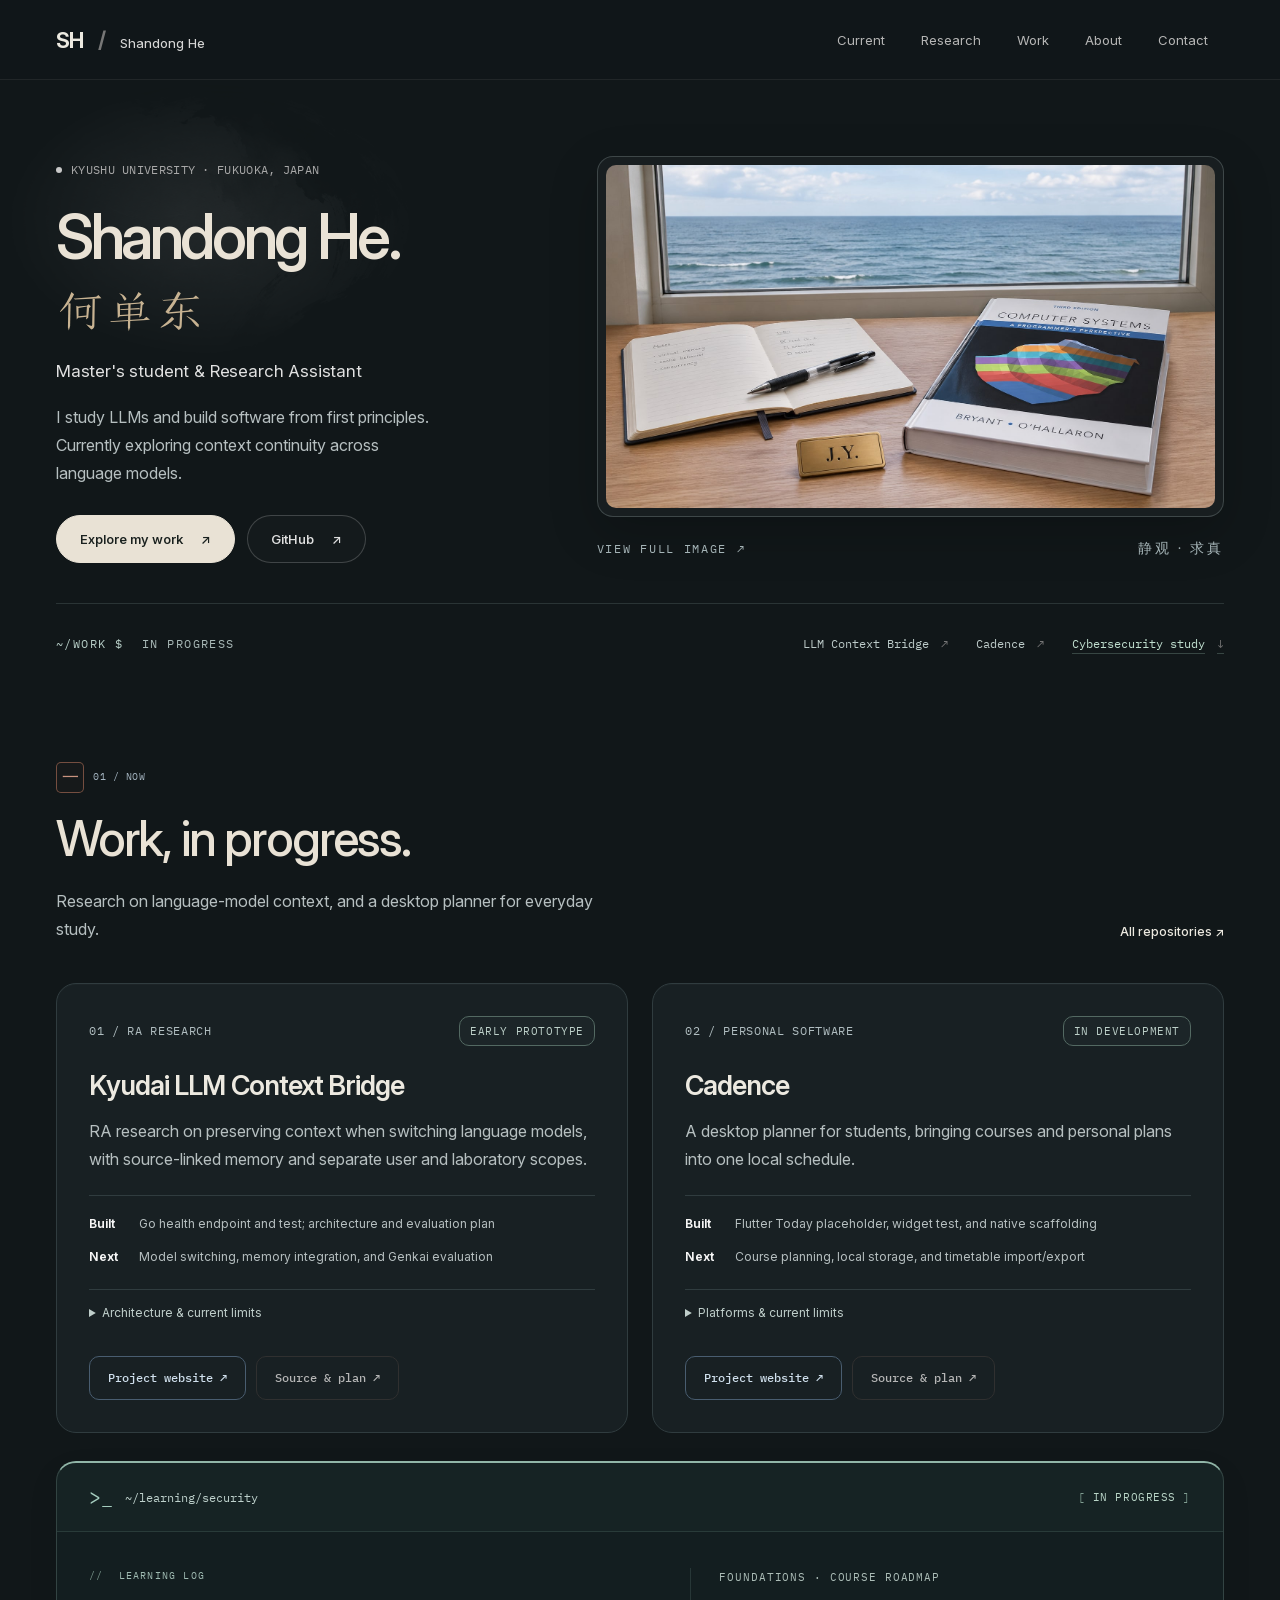
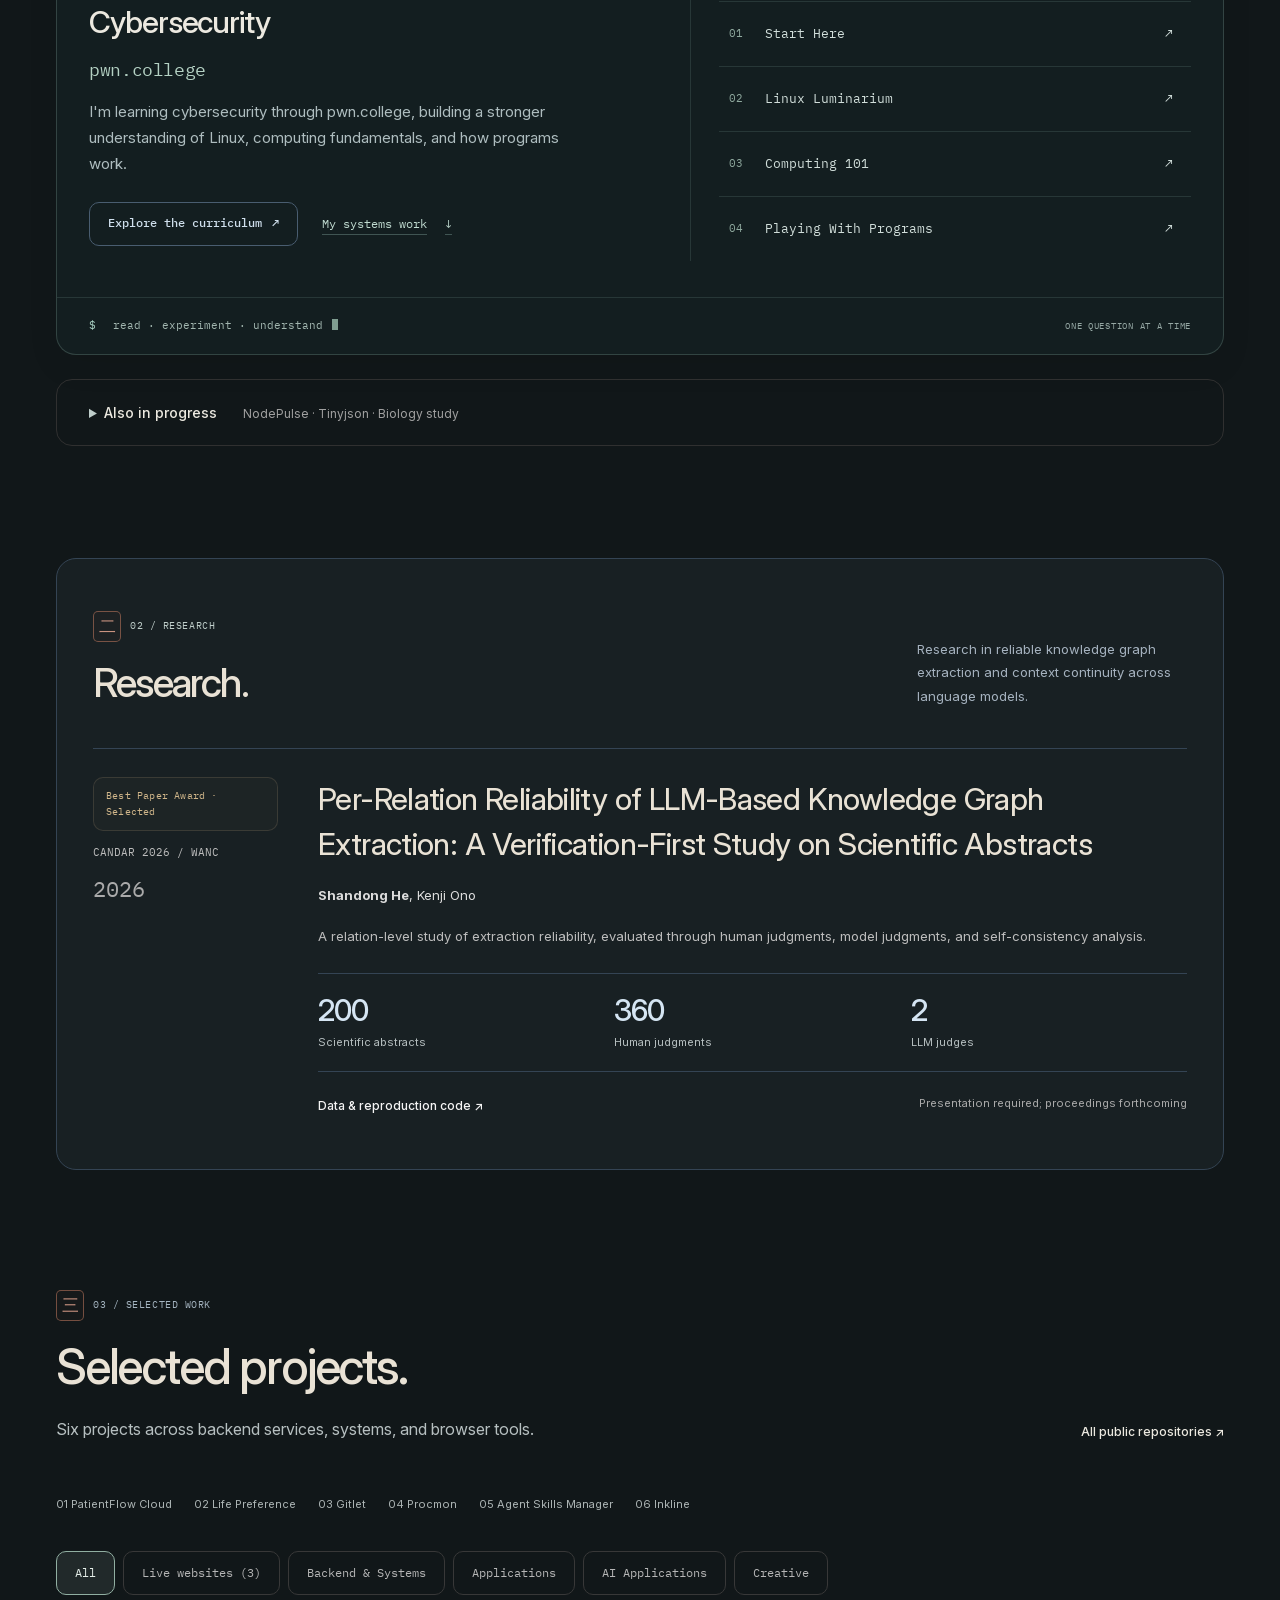
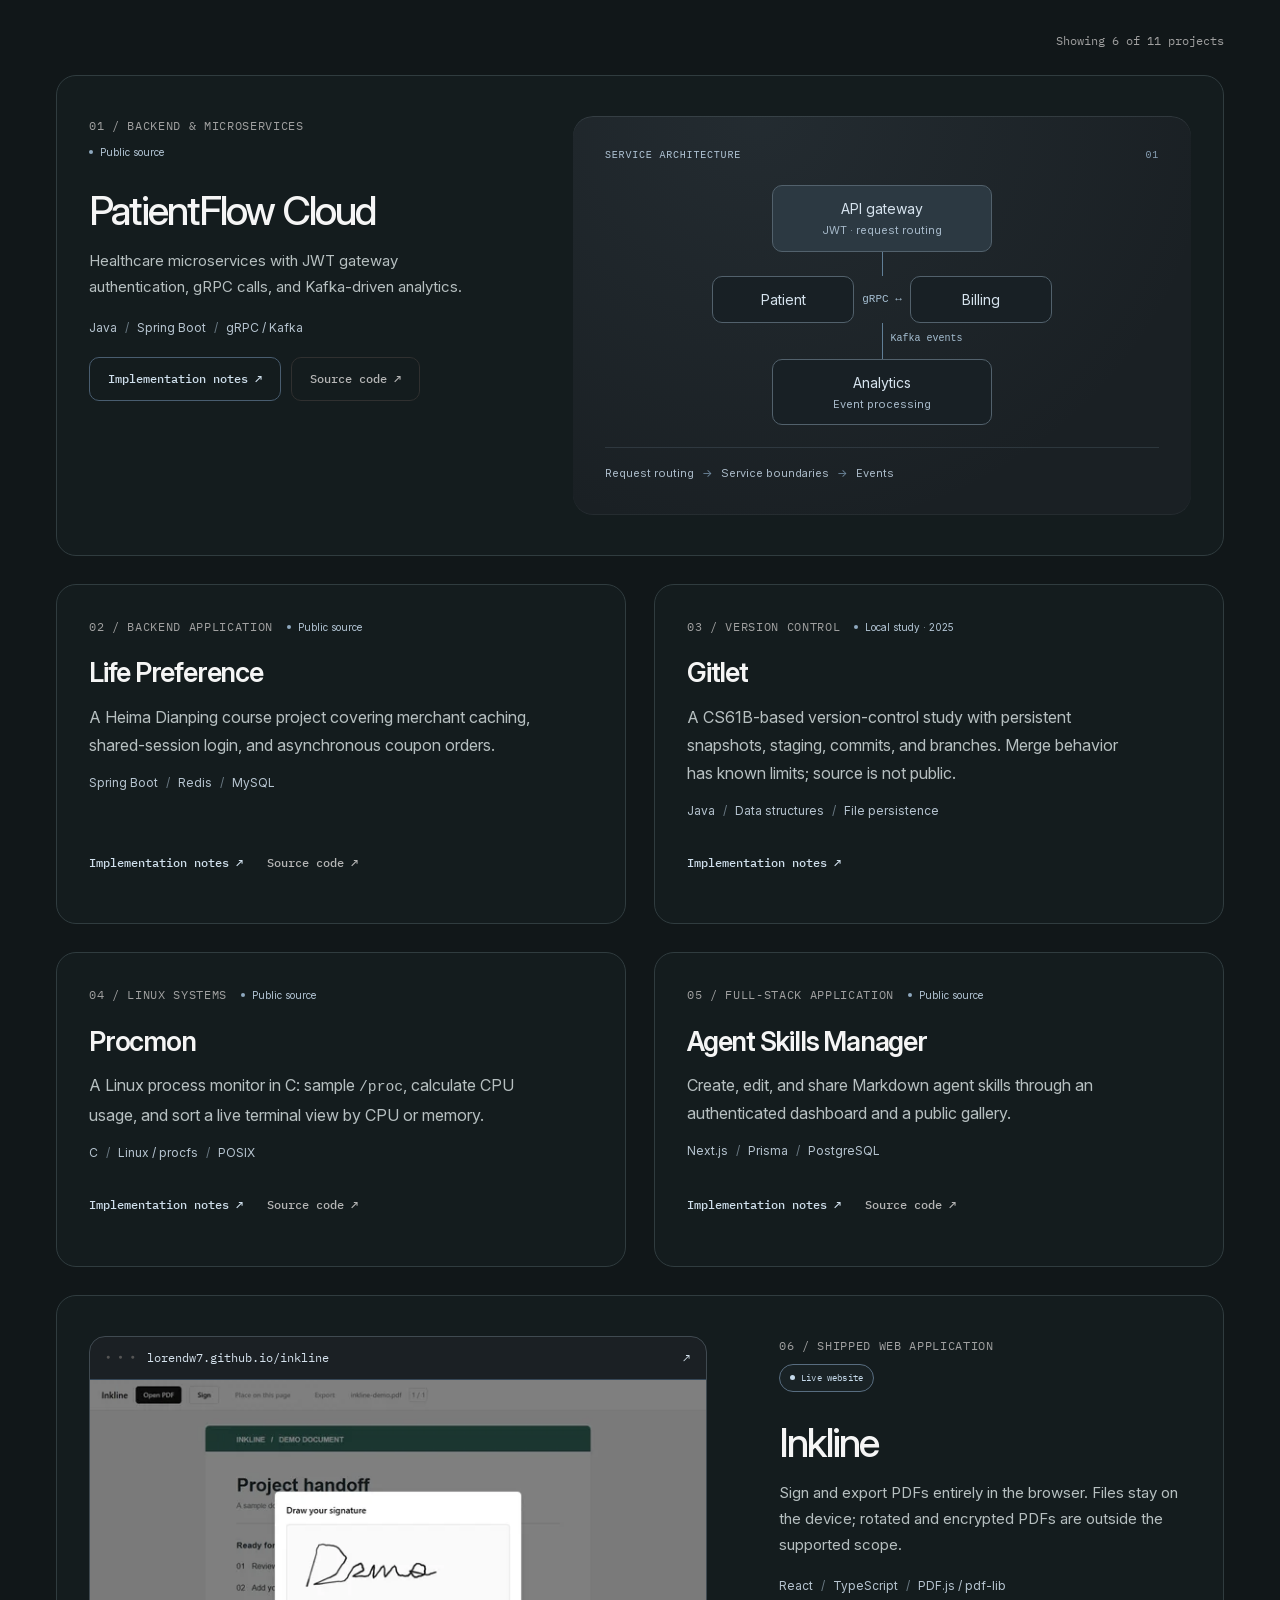
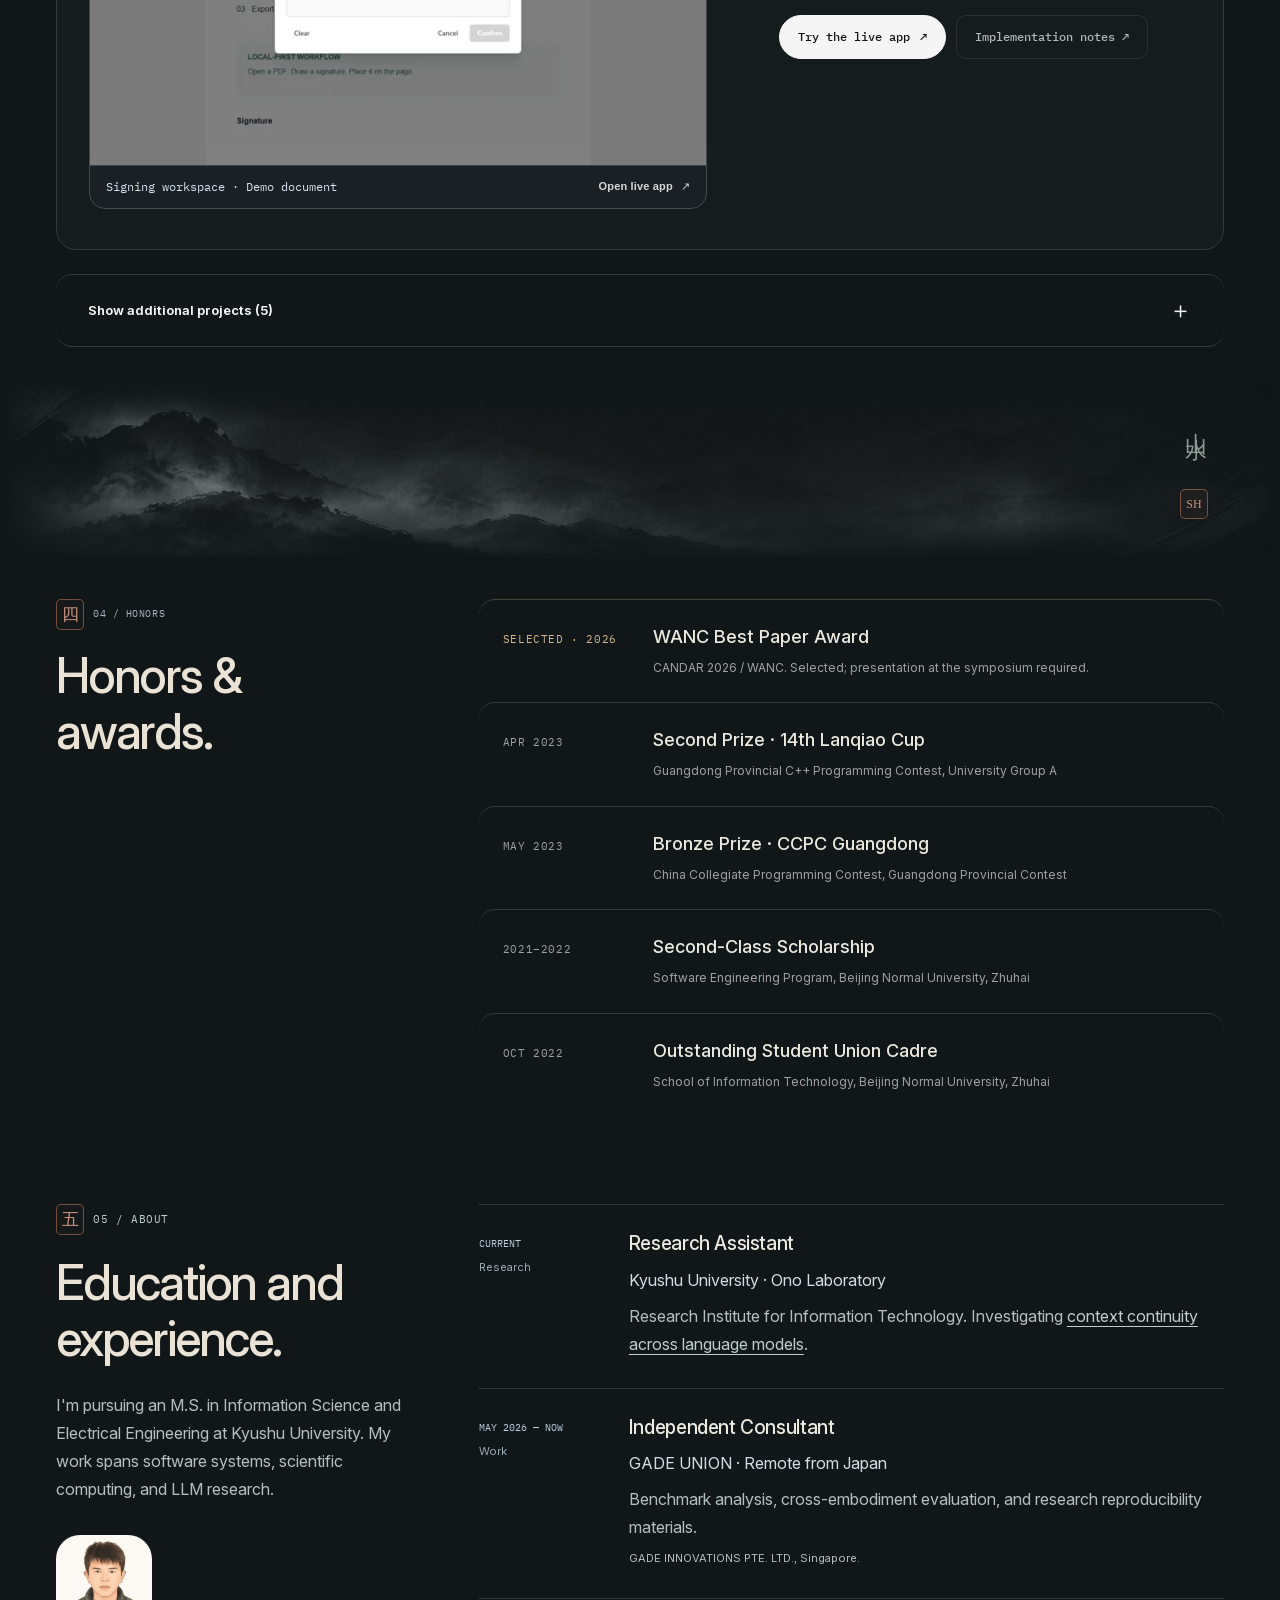
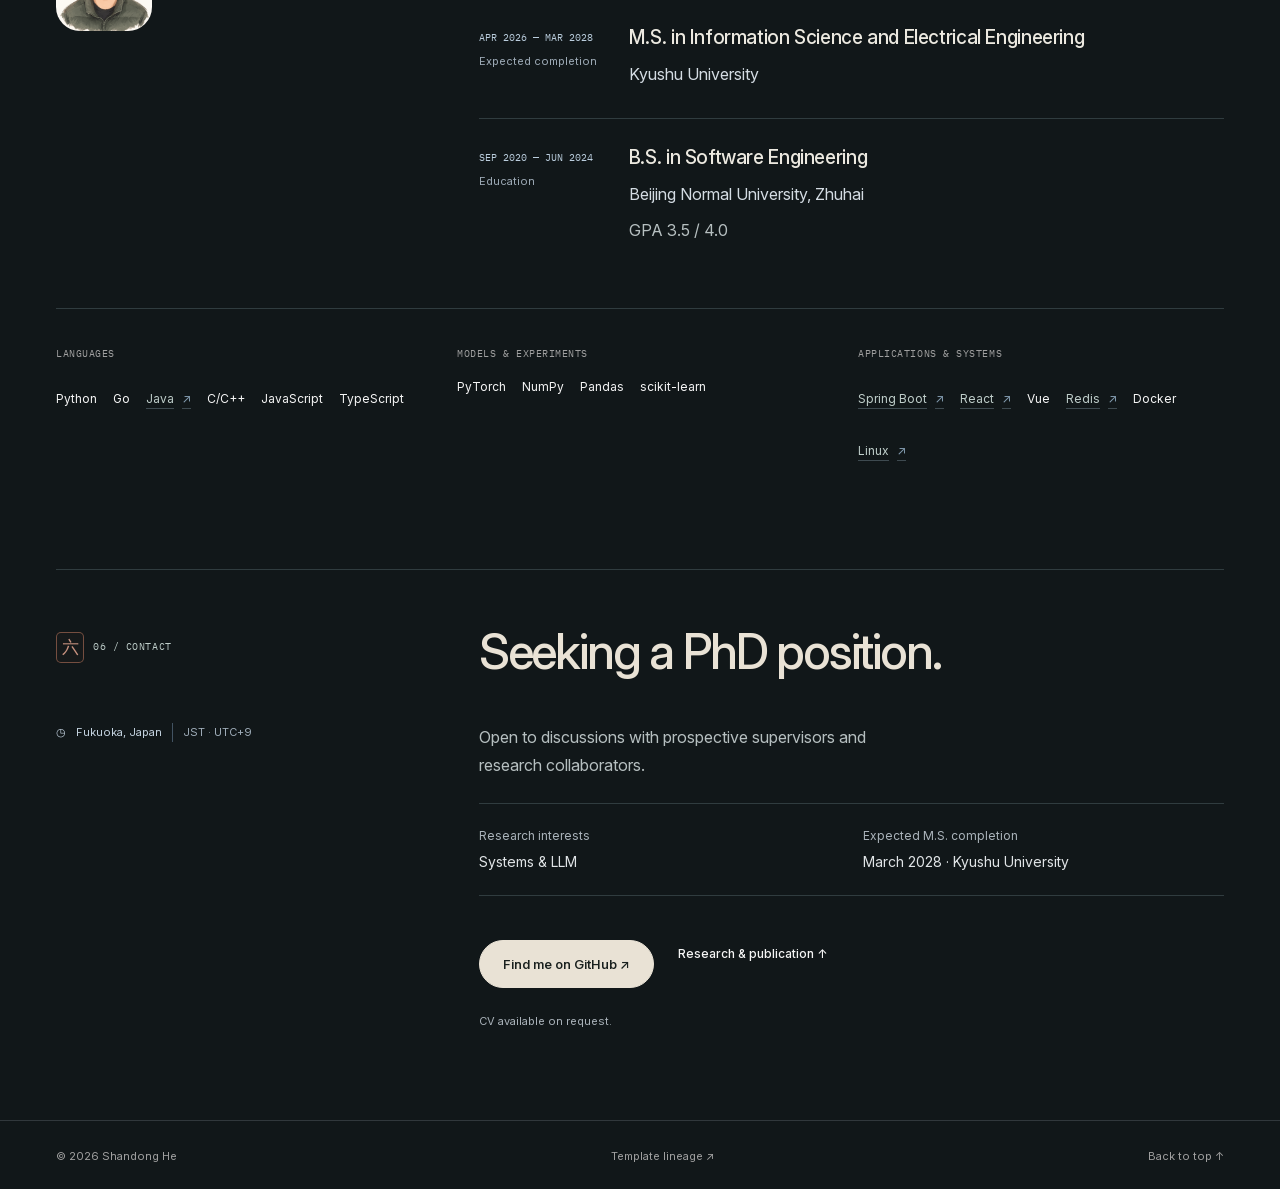
<file: index.html>
<!doctype html>
<html lang="en" data-design="ink">
<head>
<meta charset="utf-8">
<meta name="viewport" content="width=device-width,initial-scale=1">
<title>Shandong He — Systems, Software &amp; Scientific Computing</title>
<meta name="description" content="Shandong He, master's student and Research Assistant at Kyushu University, studies LLM context continuity and builds software systems.">
<meta name="theme-color" content="#111719">
<link rel="canonical" href="https://lorendw7.github.io/">
<meta property="og:type" content="website">
<meta property="og:title" content="Shandong He — Systems, Software &amp; Scientific Computing">
<meta property="og:description" content="Research Assistant at Kyushu University working on LLM context continuity, with WANC Best Paper Award-selected research and software systems projects.">
<meta property="og:url" content="https://lorendw7.github.io/">
<meta property="og:image" content="https://lorendw7.github.io/assets/hero-seaside.jpg">
<meta name="twitter:card" content="summary_large_image">
<meta name="twitter:title" content="Shandong He — Systems, Software &amp; Scientific Computing">
<meta name="twitter:description" content="Kyushu University Research Assistant: LLM research, context continuity, and systems built from first principles.">
<meta name="twitter:image" content="https://lorendw7.github.io/assets/hero-seaside.jpg">
<link rel="icon" href="assets/favicon.svg?v=monochrome-20261009" type="image/svg+xml">
<link rel="stylesheet" href="styles.css?v=20261106-cinema">
<link rel="stylesheet" href="simplefolio.css?v=20261023-award">
<link rel="preload" href="assets/fonts/InterVariable.woff2" as="font" type="font/woff2" crossorigin>
<link rel="stylesheet" href="ink.css?v=20261107-soft-aura">
<script src="navigation.js?v=20261107-soft-aura" defer></script>
<script src="main.js?v=20261107-global-aura" defer>
</script>
</head>
<body>
<a class="skip-link" href="#main">Skip to content</a>
<header class="site-header">
<a class="wordmark" href="#home">SH<span> / </span>
<span>Shandong He</span>
</a>
<nav aria-label="Main navigation" id="navigation">
<a href="#now"><span>Current</span></a>
<a href="#research"><span>Research</span></a>
<a href="#projects"><span>Work</span></a>
<a href="#about"><span>About</span></a>
<a href="#contact"><span>Contact</span></a>
</nav>
<div class="header-actions">
<button id="menu" type="button" aria-controls="navigation" aria-expanded="false">
<span>Menu</span>
</button>
</div>
</header>
<main id="main">
<section class="hero" id="home" aria-labelledby="hero-title">
<div class="hero-copy">
<p class="eyebrow">
<span class="status-dot">
</span>
<span>Kyushu University · Fukuoka, Japan</span>
</p>
<h1 id="hero-title">
<span>Shandong</span>
<em>He.</em>
</h1>
<p class="hero-signature" lang="zh-Hans"><img src="assets/he-shandong-shoujin.svg" alt="何单东" width="340" height="104"></p>
<p class="hero-role">Master's student &amp; Research Assistant</p>
<p class="hero-intro">I study LLMs and build software from first principles. Currently exploring context continuity across language models.</p>
<div class="hero-links">
<a class="button primary cta-btn cta-btn--hero" href="#projects">
<span>Explore my work</span><span aria-hidden="true">↗</span></a>
<a class="button secondary" href="https://github.com/lorendw7" target="_blank" rel="noopener noreferrer"><span>GitHub</span><span aria-hidden="true">↗</span></a>
</div>
</div>
<figure class="hero-image">
<a class="hero-image-link" href="assets/hero-seaside.jpg" target="_blank" rel="noopener noreferrer" aria-label="View the full seaside illustration with the J.Y. nameplate (opens in a new tab)">
<picture>
<img src="assets/hero-seaside.jpg" alt="Illustrative seaside study scene with CS:APP, an open notebook, and a brass J.Y. nameplate" width="1672" height="941" fetchpriority="high">
</picture>
</a>
<figcaption class="hero-caption"><a href="assets/hero-seaside.jpg" target="_blank" rel="noopener noreferrer" aria-label="View full image (opens in a new tab)">View full image <span aria-hidden="true">↗</span></a><span lang="zh-Hans">静观 · 求真</span></figcaption>
</figure>
<div class="hero-note">
<span class="small-label"><span class="terminal-prompt" aria-hidden="true">~/work $</span> IN PROGRESS</span>
<div class="hero-current"><a href="#context-bridge">LLM Context Bridge <span aria-hidden="true">↗</span></a><a href="#cadence">Cadence <span aria-hidden="true">↗</span></a><a href="#learning-log">Cybersecurity study <span aria-hidden="true">↓</span></a></div>
</div>
</section>
<section class="section now-section" id="now" aria-labelledby="now-title">
<div class="section-heading">
<div>
<p class="eyebrow"><span class="chapter-seal" lang="zh-Hans" aria-hidden="true">一</span>01 / NOW</p>
<h2 id="now-title">Work, in progress.</h2>
<p class="section-intro">Research on language-model context, and a desktop planner for everyday study.</p>
</div>
<a class="text-link" href="https://github.com/lorendw7?tab=repositories" target="_blank" rel="noopener noreferrer"><span>All repositories ↗</span></a>
</div>
<div class="now-grid">
<article class="now-card now-card--science" id="context-bridge">
<div class="now-card__top"><span>01 / RA RESEARCH</span><span class="status-pill">EARLY PROTOTYPE</span></div>
<h3><a href="https://lorendw7.github.io/kyudai-llm-context-bridge/" target="_blank" rel="noopener noreferrer">Kyudai LLM Context Bridge</a></h3>
<p>RA research on preserving context when switching language models, with source-linked memory and separate user and laboratory scopes.</p>
<div class="now-card__facts"><span><b>Built</b> Go health endpoint and test; architecture and evaluation plan</span><span><b>Next</b> Model switching, memory integration, and Genkai evaluation</span></div>
<details class="scope-details"><summary>Architecture &amp; current limits</summary><p>Planned stack: Go, Ollama, and a Python Mem0 OSS worker. Persistence and authentication are not implemented. The website demo uses synthetic data; token savings and model quality have not been measured. This independent RA project is not an official university service.</p></details>
<div class="project-actions"><a class="project-demo" href="https://lorendw7.github.io/kyudai-llm-context-bridge/" target="_blank" rel="noopener noreferrer">Project website ↗</a><a class="project-demo secondary" href="https://github.com/lorendw7/kyudai-llm-context-bridge" target="_blank" rel="noopener noreferrer">Source &amp; plan ↗</a></div>
</article>
<article class="now-card now-card--platform" id="cadence">
<div class="now-card__top"><span>02 / PERSONAL SOFTWARE</span><span class="status-pill">IN DEVELOPMENT</span></div>
<h3><a href="https://lorendw7.github.io/Cadence/" target="_blank" rel="noopener noreferrer">Cadence</a></h3>
<p>A desktop planner for students, bringing courses and personal plans into one local schedule.</p>
<div class="now-card__facts"><span><b>Built</b> Flutter Today placeholder, widget test, and native scaffolding</span><span><b>Next</b> Course planning, local storage, and timetable import/export</span></div>
<details class="scope-details"><summary>Platforms &amp; current limits</summary><p>Planned for Windows, Linux, and macOS. Scheduling, storage, and sharing are not implemented, and no feature-complete release is available. The website presents the design and roadmap.</p></details>
<div class="project-actions"><a class="project-demo" href="https://lorendw7.github.io/Cadence/" target="_blank" rel="noopener noreferrer">Project website ↗</a><a class="project-demo secondary" href="https://github.com/lorendw7/Cadence" target="_blank" rel="noopener noreferrer">Source &amp; plan ↗</a></div>
</article>
</div>
<aside class="learning-log" id="learning-log" aria-labelledby="learning-title">
<div class="learning-log__bar">
<div class="learning-log__label"><span class="terminal-prompt" aria-hidden="true">&gt;_</span><span>~/learning/security</span></div>
<span class="learning-log__status"><span aria-hidden="true">[</span> IN PROGRESS <span aria-hidden="true">]</span></span>
</div>
<div class="learning-log__body">
<div class="learning-log__intro">
<p class="learning-log__eyebrow"><span aria-hidden="true">//</span> LEARNING LOG</p>
<h3 id="learning-title">Cybersecurity<br><span class="learning-platform">pwn.college</span></h3>
<p>I'm learning cybersecurity through pwn.college, building a stronger understanding of Linux, computing fundamentals, and how programs work.</p>
<div class="learning-log__actions"><a class="project-demo" href="https://pwn.college/dojos" target="_blank" rel="noopener noreferrer">Explore the curriculum <span aria-hidden="true">↗</span></a><a class="learning-log__link" href="#procmon">My systems work <span aria-hidden="true">↓</span></a></div>
</div>
<div class="learning-map" aria-labelledby="learning-map-title">
<h4 id="learning-map-title">Foundations · course roadmap</h4>
<ol>
<li><a href="https://pwn.college/welcome/" target="_blank" rel="noopener noreferrer"><span class="learning-map__number" aria-hidden="true">01</span><span>Start Here</span><span aria-hidden="true">↗</span></a></li>
<li><a href="https://pwn.college/linux-luminarium/" target="_blank" rel="noopener noreferrer"><span class="learning-map__number" aria-hidden="true">02</span><span>Linux Luminarium</span><span aria-hidden="true">↗</span></a></li>
<li><a href="https://pwn.college/computing-101/" target="_blank" rel="noopener noreferrer"><span class="learning-map__number" aria-hidden="true">03</span><span>Computing 101</span><span aria-hidden="true">↗</span></a></li>
<li><a href="https://pwn.college/fundamentals/" target="_blank" rel="noopener noreferrer"><span class="learning-map__number" aria-hidden="true">04</span><span>Playing With Programs</span><span aria-hidden="true">↗</span></a></li>
</ol>
</div>
</div>
<div class="learning-log__footer"><span><span class="terminal-prompt" aria-hidden="true">$</span> read · experiment · understand<span class="terminal-cursor" aria-hidden="true"></span></span><span class="learning-log__footer-note">ONE QUESTION AT A TIME</span></div>
</aside>
<details class="workbench-more">
<summary>Also in progress <span>NodePulse · Tinyjson · Biology study</span></summary>
<div class="now-grid now-grid--secondary">
<article class="now-card now-card--systems">
<div class="now-card__top"><span>03 / DISTRIBUTED SYSTEMS</span><span class="status-pill status-pill--ready">HTTP FOUNDATION</span></div>
<h3><a href="https://github.com/lorendw7/nodepulse" target="_blank" rel="noopener noreferrer">NodePulse</a></h3>
<p>A Go heartbeat-monitor study with process startup, health checks, and infrastructure tests. Heartbeat tracking is next.</p>
<div class="now-card__facts"><span><b>Built</b> Process bootstrap and health surface</span><span><b>Next</b> Heartbeat sender, registry, and timeouts</span></div>
<a class="project-demo" href="https://github.com/lorendw7/nodepulse" target="_blank" rel="noopener noreferrer">Repository &amp; build status ↗</a>
</article>
<article class="now-card now-card--platform">
<div class="now-card__top"><span>04 / MODERN C++</span><span class="status-pill">MODEL FIRST</span></div>
<h3><a href="https://github.com/lorendw7/Tinyjson" target="_blank" rel="noopener noreferrer">Tinyjson</a></h3>
<p>A C++20 JSON study with six value types. Parsing, serialization, and broader tests remain planned.</p>
<div class="now-card__facts"><span><b>Built</b> Value types and CMake foundation</span><span><b>Next</b> Lexer, parser, serializer, tests</span></div>
<a class="project-demo" href="https://github.com/lorendw7/Tinyjson" target="_blank" rel="noopener noreferrer">Repository &amp; learning path ↗</a>
</article>
<article class="now-card now-card--science">
<div class="now-card__top"><span>05 / SCIENTIFIC LEARNING</span><span class="status-pill status-pill--ready">REPRODUCIBLE SETUP</span></div>
<h3><a href="https://github.com/lorendw7/Deep-Learning-For-Biology" target="_blank" rel="noopener noreferrer">Deep Learning for Biology</a></h3>
<p>A reproducible workspace for biology experiments, with a pinned CPU environment and notebook preparation tools.</p>
<div class="now-card__facts"><span><b>Built</b> Pinned environment and notebook tooling</span><span><b>Next</b> Run, compare, and document chapter experiments</span></div>
<a class="project-demo" href="https://github.com/lorendw7/Deep-Learning-For-Biology" target="_blank" rel="noopener noreferrer">Study repository ↗</a>
</article>
</div>
</details>
</section>
<section class="section" id="research" aria-labelledby="research-title">
<div class="section-heading">
<div>
<p class="eyebrow"><span class="chapter-seal" lang="zh-Hans" aria-hidden="true">二</span>02 / RESEARCH</p>
<h2 id="research-title">Research.</h2>
</div>
<p>Research in reliable knowledge graph extraction and <a href="#context-bridge">context continuity across language models</a>.</p>
</div>
<article class="publication">
<div class="publication-meta">
<span class="badge accepted">Best Paper Award · Selected</span>
<span>CANDAR 2026 / WANC</span>
<span class="pub-year">2026</span>
</div>
<div class="publication-body">
<h3>Per-Relation Reliability of LLM-Based Knowledge Graph Extraction: A Verification-First Study on Scientific Abstracts</h3>
<p class="authors">
<strong>Shandong He</strong>, Kenji Ono</p>
<p>A relation-level study of extraction reliability, evaluated through human judgments, model judgments, and self-consistency analysis.</p>
<dl class="research-metrics" aria-label="Study scope">
<div><dt>Scientific abstracts</dt><dd>200</dd></div>
<div><dt>Human judgments</dt><dd>360</dd></div>
<div><dt>LLM judges</dt><dd>2</dd></div>
</dl>
<div class="publication-footer">
<a class="text-link" href="https://github.com/lorendw7/not-all-relations-are-equally-reliable" target="_blank" rel="noopener noreferrer">
<span>Data &amp; reproduction code ↗</span>
</a>
<span>Presentation required; proceedings forthcoming</span>
</div>
</div>
</article>
</section>
<section class="section" id="projects" aria-labelledby="projects-title">
<div class="section-heading">
<div>
<p class="eyebrow"><span class="chapter-seal" lang="zh-Hans" aria-hidden="true">三</span>03 / SELECTED WORK</p>
<h2 id="projects-title">Selected projects.</h2>
<p class="section-intro">Six projects across backend services, systems, and browser tools.</p>
</div>
<a class="text-link" href="https://github.com/lorendw7?tab=repositories" target="_blank" rel="noopener noreferrer">
<span>All public repositories ↗</span>
</a>
</div>
<ul class="project-shortcuts" aria-label="Featured projects">
<li><a href="#patientflow">01 PatientFlow Cloud</a></li>
<li><a href="#life-preference">02 Life Preference</a></li>
<li><a href="#gitlet">03 Gitlet</a></li>
<li><a href="#procmon">04 Procmon</a></li>
<li><a href="#agent-skills">05 Agent Skills Manager</a></li>
<li><a href="#inkline">06 Inkline</a></li>
</ul>
<div class="filters" role="group" aria-label="Filter projects">
<button type="button" data-filter="all" aria-pressed="true">All</button>
<button type="button" data-filter="live" aria-pressed="false">Live websites (3)</button>
<button type="button" data-filter="systems" aria-pressed="false">Backend &amp; Systems</button>
<button type="button" data-filter="apps" aria-pressed="false">Applications</button>
<button type="button" data-filter="ai" aria-pressed="false">AI Applications</button>
<button type="button" data-filter="creative" aria-pressed="false">Creative</button>
</div>
<p id="project-count" aria-live="polite">Showing 6 of 11 projects</p>
<div class="project-grid featured-grid">
<article class="project-card systems-card project-spotlight" data-category="systems" id="patientflow">
<div class="project-top"><span>01 / BACKEND &amp; MICROSERVICES</span><span class="source-badge">Public source</span></div>
<h3><a class="project-link" href="https://github.com/lorendw7/PatientFlow-Cloud" target="_blank" rel="noopener noreferrer">PatientFlow Cloud</a></h3>
<p>Healthcare microservices with JWT gateway authentication, gRPC calls, and Kafka-driven analytics.</p>
<div class="tags"><span>Java</span><span>Spring Boot</span><span>gRPC / Kafka</span></div>
<figure class="project-mark project-visual visual--services" role="img" aria-label="PatientFlow service architecture: an authenticated API gateway, patient and billing services communicating through gRPC, and Kafka events consumed by analytics.">
<div class="visual-caption"><span>SERVICE ARCHITECTURE</span><span>01</span></div>
<div class="service-map" aria-hidden="true">
<div class="visual-node service-gateway"><span>API gateway</span><small>JWT · request routing</small></div>
<div class="visual-connector"></div>
<div class="service-pair"><div class="visual-node">Patient</div><span class="service-protocol">gRPC ↔</span><div class="visual-node">Billing</div></div>
<div class="visual-connector"><span>Kafka events</span></div>
<div class="visual-node service-analytics"><span>Analytics</span><small>Event processing</small></div>
</div>
<figcaption>Request routing <span>→</span> Service boundaries <span>→</span> Events</figcaption>
</figure>
<div class="project-actions"><a class="project-demo" href="project-notes.html#patientflow"><span>Implementation notes ↗</span></a><a class="project-demo secondary" href="https://github.com/lorendw7/PatientFlow-Cloud" target="_blank" rel="noopener noreferrer">Source code ↗</a></div>
</article>
<article class="project-card systems-card" data-category="systems" id="life-preference">
<div class="project-top"><span>02 / BACKEND APPLICATION</span><span class="source-badge">Public source</span></div>
<h3><a class="project-link" href="https://github.com/lorendw7/Life-Preference" target="_blank" rel="noopener noreferrer">Life Preference</a></h3>
<p>A Heima Dianping course project covering merchant caching, shared-session login, and asynchronous coupon orders.</p>
<div class="tags"><span>Spring Boot</span><span>Redis</span><span>MySQL</span></div>
<figure class="project-mark project-visual visual--orders" role="img" aria-label="Life Preference coupon order flow: validate purchases with Lua, queue orders through Redis Streams, then create orders using a Redisson lock and MySQL transaction.">
<div class="visual-caption"><span>COUPON ORDER FLOW</span><span>02</span></div>
<ol class="order-path" aria-hidden="true">
<li><span class="order-step">01</span><div><strong>Validate</strong><small>Lua purchase validation</small></div><span class="order-kind">REQUEST</span></li>
<li><span class="order-step">02</span><div><strong>Queue</strong><small>Redis Streams</small></div><span class="order-kind">ASYNC</span></li>
<li><span class="order-step">03</span><div><strong>Persist</strong><small>Redisson lock · MySQL</small></div><span class="order-kind">WORKER</span></li>
</ol>
<figcaption>Validation at entry. Order creation in the worker.</figcaption>
</figure>
<div class="project-actions"><a class="project-demo" href="project-notes.html#life-preference"><span>Implementation notes ↗</span></a><a class="project-demo secondary" href="https://github.com/lorendw7/Life-Preference" target="_blank" rel="noopener noreferrer">Source code ↗</a></div>
</article>
<article class="project-card systems-card" data-category="systems" id="gitlet">
<div class="project-top"><span>03 / VERSION CONTROL</span><span class="source-badge">Local study · 2025</span></div>
<h3><a class="project-link" href="project-notes.html#gitlet">Gitlet</a></h3>
<p>A CS61B-based version-control study with persistent snapshots, staging, commits, and branches. Merge behavior has known limits; source is not public.</p>
<div class="tags"><span>Java</span><span>Data structures</span><span>File persistence</span></div>
<figure class="project-mark project-visual visual--git" role="img" aria-label="Gitlet concept diagram: a commit history with a diverging branch, backed by staging, SHA-1 blobs, and persisted commit objects. The diagram does not depict a merge.">
<div class="visual-caption"><span>COMMIT GRAPH</span><span>03</span></div>
<div class="commit-map" aria-hidden="true">
<svg viewBox="0 0 360 150" fill="none" focusable="false">
<path class="commit-track" d="M28 48H332"/><path class="commit-branch" d="M114 48C154 48 139 112 185 112H300"/>
<g class="commit-points"><circle cx="28" cy="48" r="7"/><circle cx="114" cy="48" r="7"/><circle cx="224" cy="48" r="7"/><circle cx="332" cy="48" r="7"/><circle cx="185" cy="112" r="7"/><circle cx="300" cy="112" r="7"/></g>
<text x="28" y="22">main</text><text x="228" y="142">branch</text>
</svg>
<div class="object-store"><span><i>01</i>Stage</span><span><i>02</i>Blob</span><span><i>03</i>Commit</span></div>
</div>
<figcaption>Persistent snapshots <span>·</span> SHA-1 object storage</figcaption>
</figure>
<div class="project-actions"><a class="project-demo" href="project-notes.html#gitlet"><span>Implementation notes ↗</span></a></div>
</article>
<article class="project-card systems-card" data-category="systems" id="procmon">
<div class="project-top"><span>04 / LINUX SYSTEMS</span><span class="source-badge">Public source</span></div>
<h3><a class="project-link" href="https://github.com/lorendw7/Procmon" target="_blank" rel="noopener noreferrer">Procmon</a></h3>
<p>A Linux process monitor in C: sample <code>/proc</code>, calculate CPU usage, and sort a live terminal view by CPU or memory.</p>
<div class="tags"><span>C</span><span>Linux / procfs</span><span>POSIX</span></div>
<figure class="project-mark project-visual visual--procmon" role="img" aria-label="Procmon sampling model: read Linux procfs counters at two points in time, calculate CPU usage from the difference, and show CPU, resident memory, and user information.">
<div class="visual-caption"><span>LINUX / PROCESS SAMPLING</span><span>04</span></div>
<div class="sampling-model" aria-hidden="true">
<div class="proc-source"><span>READ</span><code>/proc/&lt;pid&gt;/stat<br>/proc/&lt;pid&gt;/status</code></div>
<div class="sample-pair"><span><b>t₀</b><small>First snapshot</small></span><div class="sample-delta">Δ CPU<span>→</span></div><span><b>t₁</b><small>Next snapshot</small></span></div>
<div class="sample-output"><span>CPU</span><span>RSS</span><span>USER</span></div>
</div>
<figcaption>Live refresh <span>·</span> One-shot output</figcaption>
</figure>
<div class="project-actions"><a class="project-demo" href="project-notes.html#procmon"><span>Implementation notes ↗</span></a><a class="project-demo secondary" href="https://github.com/lorendw7/Procmon" target="_blank" rel="noopener noreferrer">Source code ↗</a></div>
</article>
<article class="project-card apps-card" data-category="apps" id="agent-skills">
<div class="project-top"><span>05 / FULL-STACK APPLICATION</span><span class="source-badge">Public source</span></div>
<h3><a class="project-link" href="https://github.com/lorendw7/Agent-Skills-Manager" target="_blank" rel="noopener noreferrer">Agent Skills Manager</a></h3>
<p>Create, edit, and share Markdown agent skills through an authenticated dashboard and a public gallery.</p>
<div class="tags"><span>Next.js</span><span>Prisma</span><span>PostgreSQL</span></div>
<figure class="project-mark project-visual visual--skills" role="img" aria-label="Agent Skills Manager: Markdown skill documents move from authenticated editing to a public gallery, with Prisma and PostgreSQL persistence.">
<div class="visual-caption"><span>SKILL PUBLISHING</span><span>05</span></div>
<div class="skill-model" aria-hidden="true">
<div class="skill-document"><span class="document-format">.md</span><strong>Markdown skill</strong><span class="document-rule"></span><span class="document-rule"></span><span class="document-rule"></span></div>
<div class="skill-destinations"><span>Authenticated editor</span><i>→</i><span>Public gallery</span></div>
</div>
<figcaption>Prisma <span>/</span> PostgreSQL</figcaption>
</figure>
<div class="project-actions"><a class="project-demo" href="project-notes.html#agent-skills"><span>Implementation notes ↗</span></a><a class="project-demo secondary" href="https://github.com/lorendw7/Agent-Skills-Manager" target="_blank" rel="noopener noreferrer">Source code ↗</a></div>
</article>
<article class="project-card apps-card project-spotlight project-spotlight--reverse" data-category="apps" data-live id="inkline">
<div class="project-top"><span>06 / SHIPPED WEB APPLICATION</span><span class="live-badge">Live website</span></div>
<h3><a class="project-link" href="https://lorendw7.github.io/inkline/" target="_blank" rel="noopener noreferrer" aria-label="Inkline live app (opens in a new tab)">Inkline</a></h3>
<p>Sign and export PDFs entirely in the browser. Files stay on the device; rotated and encrypted PDFs are outside the supported scope.</p>
<div class="tags"><span>React</span><span>TypeScript</span><span>PDF.js / pdf-lib</span></div>
<a class="project-mark live-preview website-preview" href="https://lorendw7.github.io/inkline/" target="_blank" rel="noopener noreferrer" aria-label="Open Inkline website (opens in a new tab)">
<span class="preview-address"><span class="preview-dots" aria-hidden="true">● ● ●</span><span>lorendw7.github.io/inkline</span><span aria-hidden="true">↗</span></span>
<img src="assets/projects/inkline-1280.webp" srcset="assets/projects/inkline-640.webp 640w, assets/projects/inkline-1280.webp 1280w" sizes="(max-width:650px) calc(100vw - 48px), (max-width:1000px) 50vw, 600px" width="1280" height="800" loading="lazy" decoding="async" alt="Inkline signature dialog with a handwritten Demo signature over a sample PDF.">
<span class="preview-caption"><span>Signing workspace · Demo document</span><span class="preview-cta">Open live app <span aria-hidden="true">↗</span></span></span>
</a>
<div class="project-actions"><a class="project-demo live-cta" href="https://lorendw7.github.io/inkline/" target="_blank" rel="noopener noreferrer" aria-label="Try Inkline (opens in a new tab)"><span>Try the live app</span><span class="link-arrow" aria-hidden="true">↗</span></a><a class="project-demo secondary" href="project-notes.html#inkline"><span>Implementation notes ↗</span></a></div>
</article>
</div>
<details class="more-projects" id="more-projects">
<summary><span>More projects (5)</span><span aria-hidden="true">＋</span></summary>
<div class="project-grid archive-grid">
<article class="project-card systems-card" data-category="systems">
<div class="project-top"><span>07 / STORAGE ENGINE STUDY</span><span>↗</span></div>
<h3><a class="project-link" href="https://github.com/lorendw7/MiniKV" target="_blank" rel="noopener noreferrer">MiniKV</a></h3>
<p>A C++20 storage study with CMake and ownership exercises. WAL, memtables, SSTables, and compaction remain planned.</p>
<div class="tags"><span>C++20</span><span>CMake</span><span>Storage systems</span></div>
</article>
<article class="project-card ai-card" data-category="ai">
<div class="project-top"><span>08 / LANGUAGE MODEL</span><span>↗</span></div>
<h3><a class="project-link" href="https://github.com/lorendw7/LLM-Forge" target="_blank" rel="noopener noreferrer">LLM Forge</a></h3>
<p>A study of Transformers, data pipelines, pretraining, and fine-tuning, following Build a Large Language Model (From Scratch).</p>
<div class="tags"><span>Python</span><span>PyTorch</span><span>Transformer</span></div>
</article>
<article class="project-card ai-card" data-category="ai">
<div class="project-top"><span>09 / AI APPLICATION</span><span>↗</span></div>
<h3><a class="project-link" href="https://github.com/lorendw7/Goat-Notes" target="_blank" rel="noopener noreferrer">Goat Notes</a></h3>
<p>Persistent notes with account authentication and DeepSeek-powered questions and answers grounded in those notes.</p>
<div class="tags"><span>Next.js</span><span>Supabase</span><span>DeepSeek</span></div>
</article>
<article class="project-card creative-card" data-category="creative" data-live id="starry-eyes">
<div class="project-top"><span>10 / CREATIVE CODING</span><span class="live-badge">Live website</span></div>
<h3><a class="project-link" href="https://starry-eyes.vercel.app/" target="_blank" rel="noopener noreferrer" aria-label="Starry-Eyes live website (opens in a new tab)">Starry-Eyes</a></h3>
<p>Interactive 3D artwork with an audio-reactive starfield and cinematic camera movement. Recipient access is required.</p>
<div class="tags"><span>Three.js</span><span>WebGL</span><span>Web Audio</span></div>
<a class="project-mark live-preview website-preview" href="https://starry-eyes.vercel.app/" target="_blank" rel="noopener noreferrer" aria-label="Open Starry-Eyes website (opens in a new tab)">
<span class="preview-address"><span class="preview-dots" aria-hidden="true">● ● ●</span><span>starry-eyes.vercel.app</span><span aria-hidden="true">↗</span></span>
<img src="assets/projects/starry-eyes-1280.webp?v=20261015-art" srcset="assets/projects/starry-eyes-640.webp?v=20261015-art 640w, assets/projects/starry-eyes-1280.webp?v=20261015-art 1280w" sizes="(max-width:650px) calc(100vw - 48px), (max-width:1000px) 50vw, 600px" width="1280" height="800" loading="lazy" decoding="async" alt="Starry-Eyes rendered artwork: a luminous painted eye floating among stars, with vertical calligraphy.">
<span class="preview-caption"><span>Rendered starfield · Access required</span><span class="preview-cta">Visit website <span aria-hidden="true">↗</span></span></span>
</a>
<div class="project-actions"><a class="project-demo live-cta" href="https://starry-eyes.vercel.app/" target="_blank" rel="noopener noreferrer" aria-label="Explore Starry-Eyes (opens in a new tab)"><span>Open live website</span><span class="link-arrow" aria-hidden="true">↗</span></a></div>
</article>
<article class="project-card creative-card" data-category="creative" data-live id="balloonshooter">
<div class="project-top"><span>11 / GAME DEVELOPMENT</span><span>IN DEVELOPMENT</span></div>
<h3><a class="project-link" href="https://lorendw7.github.io/BalloonBarrage/en/" target="_blank" rel="noopener noreferrer" aria-label="BalloonBarrage project website (opens in a new tab)">BalloonShooter / BalloonBarrage</a></h3>
<p>A Unity / C# rhythm-shooter prototype with aiming, scoring, and audiovisual feedback. Rhythm judgement is in progress; no public Windows demo is available.</p>
<div class="tags"><span>Unity</span><span>C#</span><span>Input System</span></div>
<a class="project-mark live-preview website-preview" href="https://lorendw7.github.io/BalloonBarrage/en/" target="_blank" rel="noopener noreferrer" aria-label="Open BalloonBarrage website (opens in a new tab)">
<span class="preview-address"><span class="preview-dots" aria-hidden="true">● ● ●</span><span>lorendw7.github.io/BalloonBarrage</span><span aria-hidden="true">↗</span></span>
<img src="assets/projects/balloonbarrage-1280.webp" srcset="assets/projects/balloonbarrage-640.webp 640w, assets/projects/balloonbarrage-1280.webp 1280w" sizes="(max-width:650px) calc(100vw - 48px), (max-width:1000px) 50vw, 600px" width="1280" height="800" loading="lazy" decoding="async" alt="BalloonBarrage English homepage with colorful balloons and a painted studio.">
<span class="preview-caption"><span>Project website · In development</span><span class="preview-cta">Visit website <span aria-hidden="true">↗</span></span></span>
</a>
<div class="project-actions"><a class="project-demo live-cta" href="https://lorendw7.github.io/BalloonBarrage/en/" target="_blank" rel="noopener noreferrer" aria-label="Visit the BalloonBarrage project website (opens in a new tab)"><span>Visit project website</span><span class="link-arrow" aria-hidden="true">↗</span></a><a class="project-demo secondary" href="https://github.com/lorendw7/BalloonBarrage" target="_blank" rel="noopener noreferrer">Source code ↗</a></div>
</article>
</div>
</details>
</section>

<div class="ink-interlude" aria-hidden="true"><span class="landscape-title" lang="zh-Hans">山水</span><span class="landscape-seal">SH</span></div>
<section class="section" id="awards" aria-labelledby="awards-title">
<div class="section-heading">
<div>
<p class="eyebrow"><span class="chapter-seal" lang="zh-Hans" aria-hidden="true">四</span>04 / HONORS</p>
<h2 id="awards-title">Honors &amp; awards.</h2>
</div>
</div>
<div class="awards-grid">
<article class="award-card award-card--featured"><span class="small-label">SELECTED · 2026</span><h3>WANC Best Paper Award</h3><p>CANDAR 2026 / WANC. Selected; presentation at the symposium required.</p></article>
<article class="award-card"><span class="small-label">APR 2023</span><h3>Second Prize · 14th Lanqiao Cup</h3><p>Guangdong Provincial C++ Programming Contest, University Group A</p></article>
<article class="award-card"><span class="small-label">MAY 2023</span><h3>Bronze Prize · CCPC Guangdong</h3><p>China Collegiate Programming Contest, Guangdong Provincial Contest</p></article>
<article class="award-card"><span class="small-label">2021–2022</span><h3>Second-Class Scholarship</h3><p>Software Engineering Program, Beijing Normal University, Zhuhai</p></article>
<article class="award-card"><span class="small-label">OCT 2022</span><h3>Outstanding Student Union Cadre</h3><p>School of Information Technology, Beijing Normal University, Zhuhai</p></article>
</div>
</section>
<section class="section about-section" id="about" aria-labelledby="about-title">
<div class="about-intro">
<p class="eyebrow"><span class="chapter-seal" lang="zh-Hans" aria-hidden="true">五</span>05 / ABOUT</p>
<h2 id="about-title">Education and experience.</h2>
<p>I&#x27;m pursuing an M.S. in Information Science and Electrical Engineering at Kyushu University. My work spans software systems, scientific computing, and LLM research.</p>
<img class="portrait" src="assets/cv.png" alt="Illustrated portrait of Shandong He" width="96" height="96" loading="lazy">
</div>
<ol class="experience-list" aria-label="Work and education timeline">
<li>
<div class="experience-date">CURRENT<span>Research</span></div>
<div class="experience-entry">
<h3>Research Assistant</h3>
<p class="experience-place">Kyushu University · Ono Laboratory</p>
<p>Research Institute for Information Technology. Investigating <a href="#context-bridge">context continuity across language models</a>.</p>
</div>
</li>
<li>
<div class="experience-date"><time datetime="2026-05">MAY 2026</time> — NOW<span>Work</span></div>
<div class="experience-entry">
<h3>Independent Consultant</h3>
<p class="experience-place">GADE UNION · Remote from Japan</p>
<p>Benchmark analysis, cross-embodiment evaluation, and research reproducibility materials.</p>
<p class="experience-note">GADE INNOVATIONS PTE. LTD., Singapore.</p>
</div>
</li>
<li>
<div class="experience-date"><time datetime="2026-04">APR 2026</time> — <time datetime="2028-03">MAR 2028</time><span>Expected completion</span></div>
<div class="experience-entry">
<h3>M.S. in Information Science and Electrical Engineering</h3>
<p class="experience-place">Kyushu University</p>
</div>
</li>
<li>
<div class="experience-date"><time datetime="2020-09">SEP 2020</time> — <time datetime="2024-06">JUN 2024</time><span>Education</span></div>
<div class="experience-entry">
<h3>B.S. in Software Engineering</h3>
<p class="experience-place">Beijing Normal University, Zhuhai</p>
<p>GPA 3.5 / 4.0</p>
</div>
</li>
</ol>
</section>
<section class="skills-section" aria-label="Technical skills">
<div>
<span class=small-label>LANGUAGES</span>
<ul class="skill-list"><li>Python</li><li>Go</li><li><a href="#patientflow">Java<span aria-hidden="true"> ↗</span></a></li><li>C/C++</li><li>JavaScript</li><li>TypeScript</li></ul>
</div>
<div>
<span class=small-label>MODELS &amp; EXPERIMENTS</span>
<ul class="skill-list"><li>PyTorch</li><li>NumPy</li><li>Pandas</li><li>scikit-learn</li></ul>
</div>
<div>
<span class=small-label>APPLICATIONS &amp; SYSTEMS</span>
<ul class="skill-list"><li><a href="#patientflow">Spring Boot<span aria-hidden="true"> ↗</span></a></li><li><a href="#inkline">React<span aria-hidden="true"> ↗</span></a></li><li>Vue</li><li><a href="#life-preference">Redis<span aria-hidden="true"> ↗</span></a></li><li>Docker</li><li><a href="#procmon">Linux<span aria-hidden="true"> ↗</span></a></li></ul>
</div>
</section>
<section class="contact-section" id="contact">
<figure class="contact-frame" aria-hidden="true"><img src="assets/ink-nocturne-landscape.jpg" alt="" width="2172" height="724" loading="lazy" decoding="async"></figure>
<p class="eyebrow"><span class="chapter-seal" lang="zh-Hans" aria-hidden="true">六</span>06 / CONTACT</p>
<h2>Seeking a PhD position.</h2>
<p class="contact-location"><span aria-hidden="true">◷</span> Fukuoka, Japan <span class="contact-timezone">JST · UTC+9</span></p>
<div class="contact-details">
<p>Open to discussions with prospective supervisors and research collaborators.</p>
<dl class="phd-facts">
<div><dt>Research interests</dt><dd>Systems &amp; LLM</dd></div>
<div><dt>Expected M.S. completion</dt><dd>March 2028 · Kyushu University</dd></div>
</dl>
<div class="contact-actions">
<a class="button primary" href="https://github.com/lorendw7" target="_blank" rel="noopener noreferrer">
<span>Find me on GitHub ↗</span>
</a>
<a class="text-link" href="#research">Research &amp; publication ↑</a>
</div>
<p class="contact-note">CV available on request.</p>
</div>
</section>
</main>
<footer>
<span>© <span id="year">2026</span> Shandong He</span>
<a href="https://github.com/cobiwave/simplefolio" target="_blank" rel="noopener noreferrer">Template lineage ↗</a>
<a href="#home">
<span>Back to top ↑</span>
</a>
</footer>
</body>
</html>
</file>
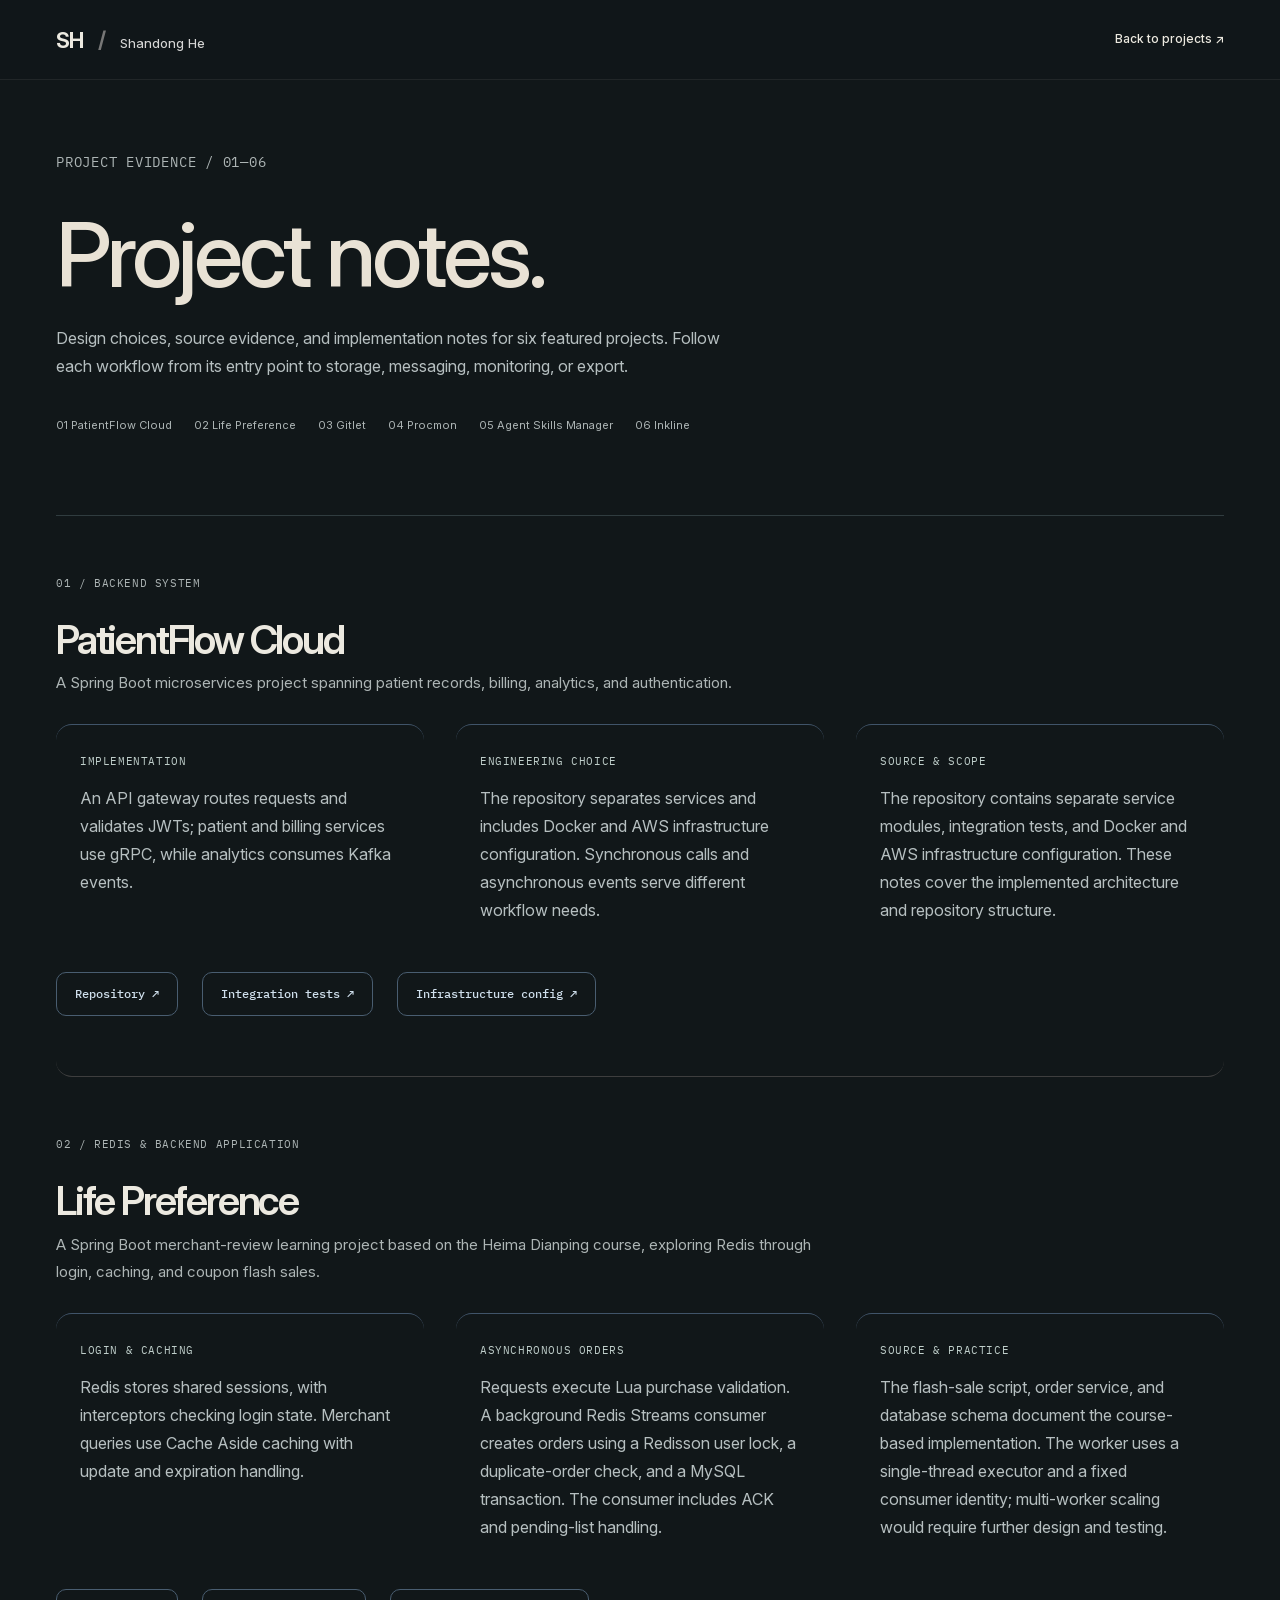
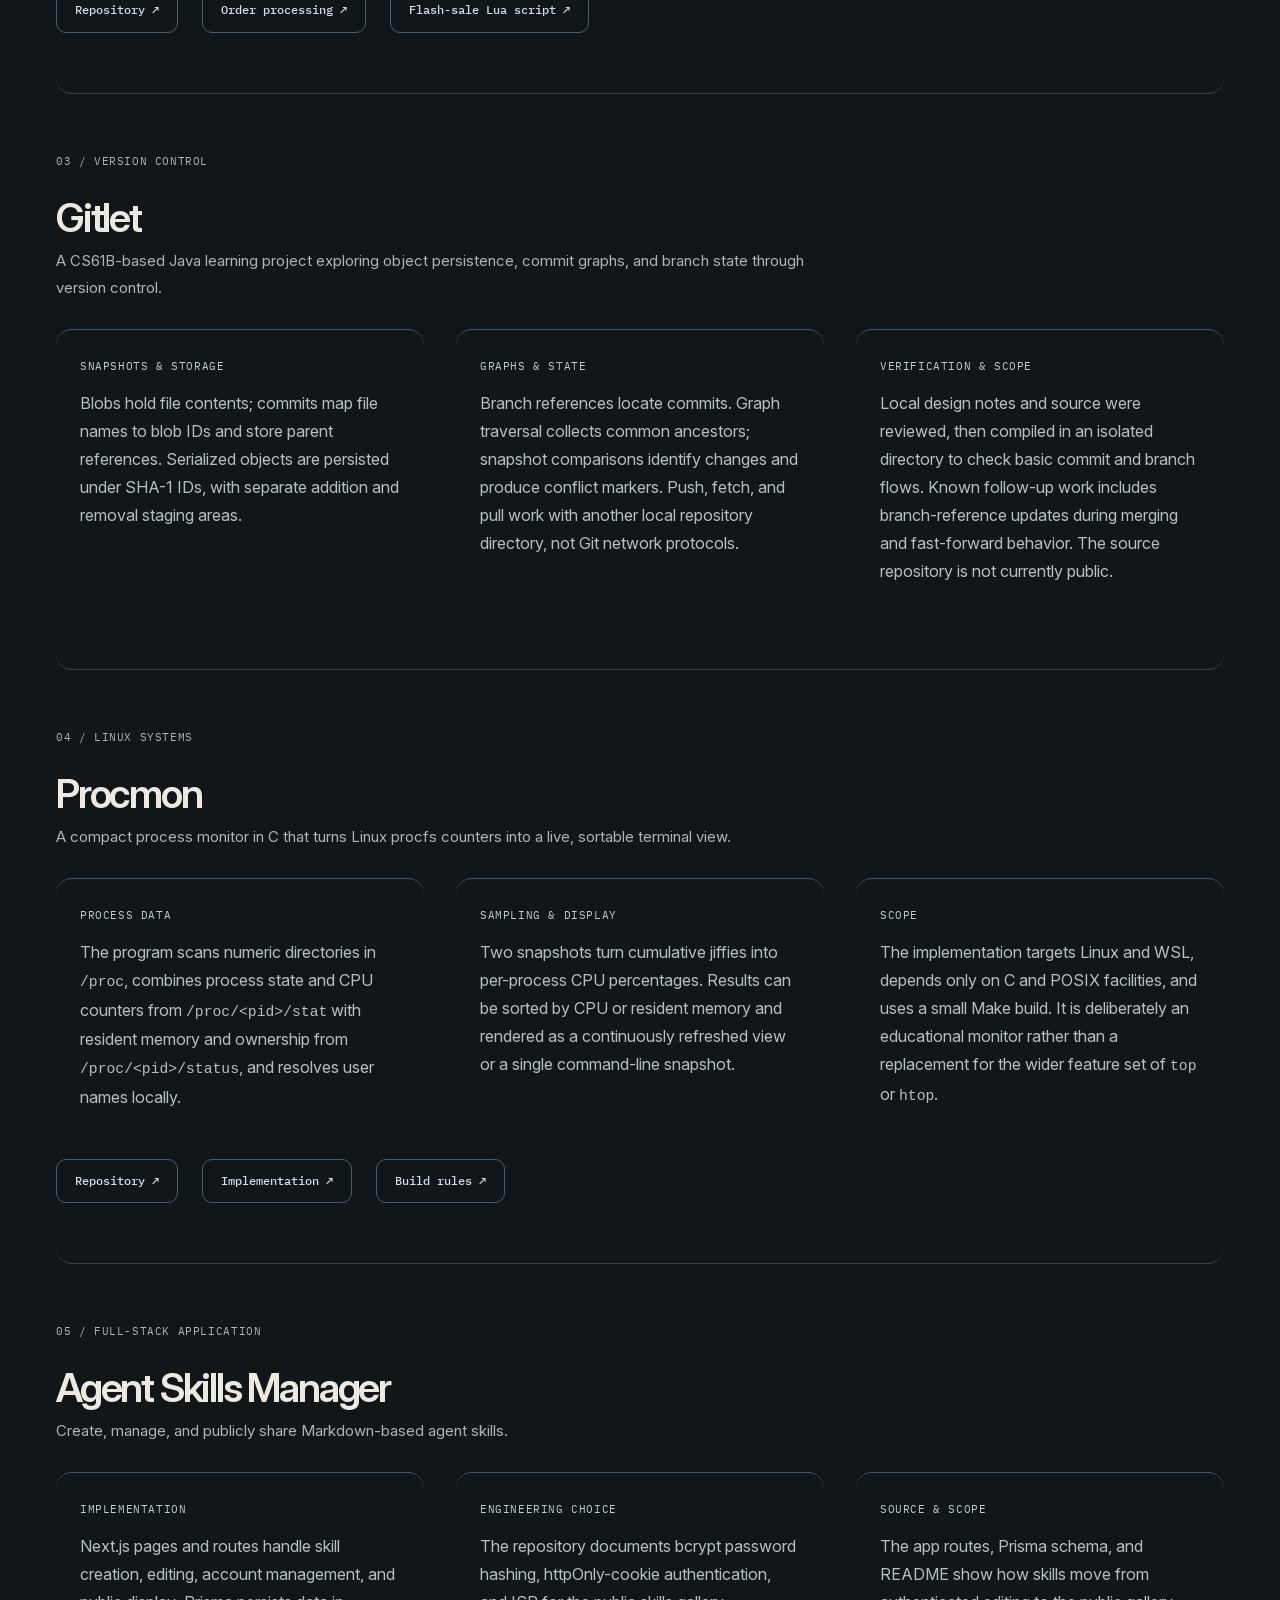
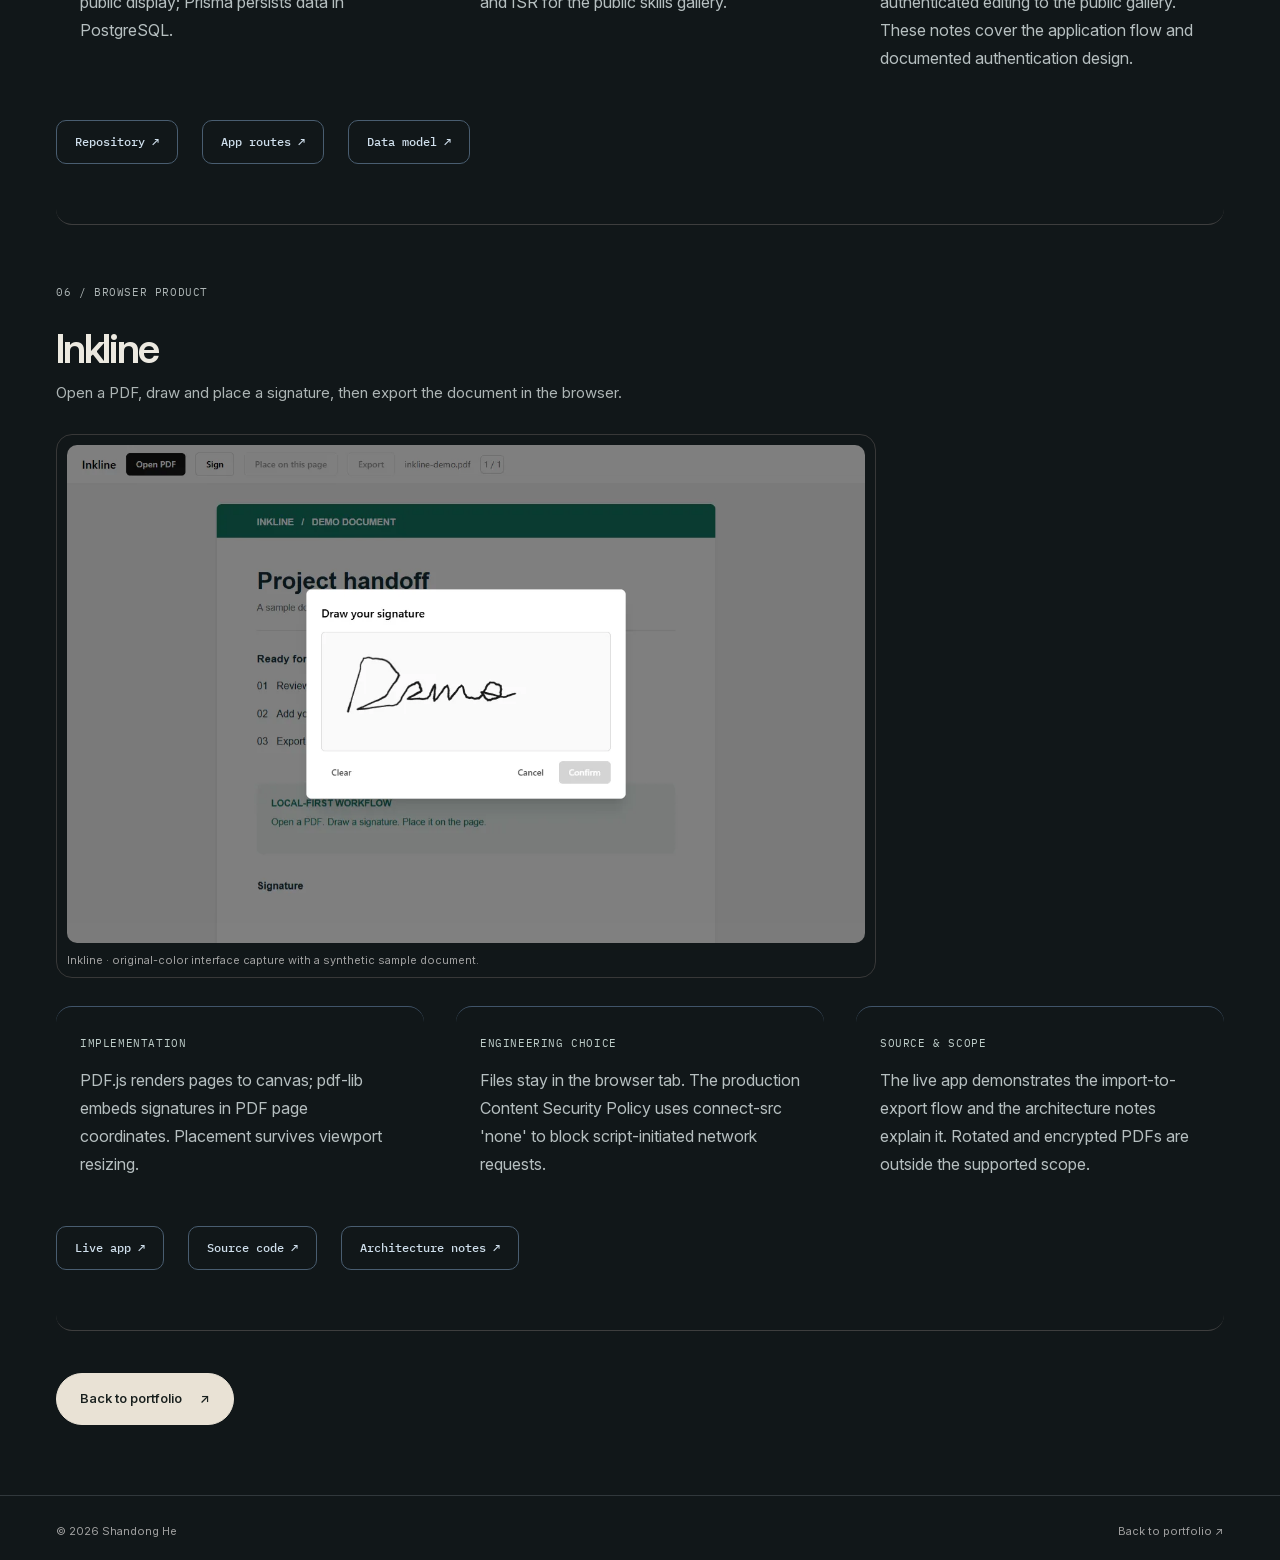
<file: project-notes.html>
<!doctype html>
<html lang="en" data-design="ink">
<head>
<meta charset="utf-8">
<meta name="viewport" content="width=device-width,initial-scale=1">
<title>Project evidence — Shandong He</title>
<meta name="description" content="Implementation notes and source evidence for six selected software projects by Shandong He.">
<meta name="theme-color" content="#111719">
<link rel="icon" href="assets/favicon.svg?v=monochrome-20261009" type="image/svg+xml">
<link rel="stylesheet" href="styles.css?v=20261106-cinema">
<script src="navigation.js?v=20261107-soft-aura" defer></script>
<script src="project-notes.js?v=20261015-phd" defer></script>
<link rel="stylesheet" href="simplefolio.css?v=20261015-phd">
<link rel="preload" href="assets/fonts/InterVariable.woff2" as="font" type="font/woff2" crossorigin>
<link rel="stylesheet" href="ink.css?v=20261107-soft-aura">
</head>
<body>
<a class="skip-link" href="#main">Skip to content</a>
<header class="site-header case-header">
<a class="wordmark" href="index.html#projects">SH<span> / </span><span>Shandong He</span></a>
<a class="text-link case-back" href="index.html#projects">Back to projects ↗</a>
</header>
<main id="main" class="case-main">
<section class="case-hero">
<p class="eyebrow">PROJECT EVIDENCE / 01—06</p>
<h1>Project notes.</h1>
<p>Design choices, source evidence, and implementation notes for six featured projects. Follow each workflow from its entry point to storage, messaging, monitoring, or export.</p>
<ul class="project-shortcuts" aria-label="Implementation notes">
<li><a href="#patientflow">01 PatientFlow Cloud</a></li>
<li><a href="#life-preference">02 Life Preference</a></li>
<li><a href="#gitlet">03 Gitlet</a></li>
<li><a href="#procmon">04 Procmon</a></li>
<li><a href="#agent-skills">05 Agent Skills Manager</a></li>
<li><a href="#inkline">06 Inkline</a></li>
</ul>
</section>

<section class="case-study" id="patientflow" aria-labelledby="patient-title">
<div class="case-heading"><span class="eyebrow">01 / BACKEND SYSTEM</span><h2 id="patient-title">PatientFlow Cloud</h2><p>A Spring Boot microservices project spanning patient records, billing, analytics, and authentication.</p></div>
<div class="case-facts">
<article><span class="small-label">IMPLEMENTATION</span><p>An API gateway routes requests and validates JWTs; patient and billing services use gRPC, while analytics consumes Kafka events.</p></article>
<article><span class="small-label">ENGINEERING CHOICE</span><p>The repository separates services and includes Docker and AWS infrastructure configuration. Synchronous calls and asynchronous events serve different workflow needs.</p></article>
<article><span class="small-label">SOURCE &amp; SCOPE</span><p>The repository contains separate service modules, integration tests, and Docker and AWS infrastructure configuration. These notes cover the implemented architecture and repository structure.</p></article>
</div>
<div class="case-links"><a href="https://github.com/lorendw7/PatientFlow-Cloud" target="_blank" rel="noopener noreferrer">Repository ↗</a><a href="https://github.com/lorendw7/PatientFlow-Cloud/tree/main/integration-tests" target="_blank" rel="noopener noreferrer">Integration tests ↗</a><a href="https://github.com/lorendw7/PatientFlow-Cloud/tree/main/infrastructure" target="_blank" rel="noopener noreferrer">Infrastructure config ↗</a></div>
</section>

<section class="case-study" id="life-preference" aria-labelledby="life-title">
<div class="case-heading"><span class="eyebrow">02 / REDIS &amp; BACKEND APPLICATION</span><h2 id="life-title">Life Preference</h2><p>A Spring Boot merchant-review learning project based on the Heima Dianping course, exploring Redis through login, caching, and coupon flash sales.</p></div>
<div class="case-facts">
<article><span class="small-label">LOGIN &amp; CACHING</span><p>Redis stores shared sessions, with interceptors checking login state. Merchant queries use Cache Aside caching with update and expiration handling.</p></article>
<article><span class="small-label">ASYNCHRONOUS ORDERS</span><p>Requests execute Lua purchase validation. A background Redis Streams consumer creates orders using a Redisson user lock, a duplicate-order check, and a MySQL transaction. The consumer includes ACK and pending-list handling.</p></article>
<article><span class="small-label">SOURCE &amp; PRACTICE</span><p>The flash-sale script, order service, and database schema document the course-based implementation. The worker uses a single-thread executor and a fixed consumer identity; multi-worker scaling would require further design and testing.</p></article>
</div>
<div class="case-links"><a href="https://github.com/lorendw7/Life-Preference" target="_blank" rel="noopener noreferrer">Repository ↗</a><a href="https://github.com/lorendw7/Life-Preference/blob/main/backend/hm-dianping/src/main/java/com/hmdp/service/impl/VoucherOrderServiceImpl.java" target="_blank" rel="noopener noreferrer">Order processing ↗</a><a href="https://github.com/lorendw7/Life-Preference/blob/main/backend/hm-dianping/src/main/resources/seckill.lua" target="_blank" rel="noopener noreferrer">Flash-sale Lua script ↗</a></div>
</section>

<section class="case-study" id="gitlet" aria-labelledby="gitlet-title">
<div class="case-heading"><span class="eyebrow">03 / VERSION CONTROL</span><h2 id="gitlet-title">Gitlet</h2><p>A CS61B-based Java learning project exploring object persistence, commit graphs, and branch state through version control.</p></div>
<div class="case-facts">
<article><span class="small-label">SNAPSHOTS &amp; STORAGE</span><p>Blobs hold file contents; commits map file names to blob IDs and store parent references. Serialized objects are persisted under SHA-1 IDs, with separate addition and removal staging areas.</p></article>
<article><span class="small-label">GRAPHS &amp; STATE</span><p>Branch references locate commits. Graph traversal collects common ancestors; snapshot comparisons identify changes and produce conflict markers. Push, fetch, and pull work with another local repository directory, not Git network protocols.</p></article>
<article><span class="small-label">VERIFICATION &amp; SCOPE</span><p>Local design notes and source were reviewed, then compiled in an isolated directory to check basic commit and branch flows. Known follow-up work includes branch-reference updates during merging and fast-forward behavior. The source repository is not currently public.</p></article>
</div>
</section>

<section class="case-study" id="procmon" aria-labelledby="procmon-title">
<div class="case-heading"><span class="eyebrow">04 / LINUX SYSTEMS</span><h2 id="procmon-title">Procmon</h2><p>A compact process monitor in C that turns Linux procfs counters into a live, sortable terminal view.</p></div>
<div class="case-facts">
<article><span class="small-label">PROCESS DATA</span><p>The program scans numeric directories in <code>/proc</code>, combines process state and CPU counters from <code>/proc/&lt;pid&gt;/stat</code> with resident memory and ownership from <code>/proc/&lt;pid&gt;/status</code>, and resolves user names locally.</p></article>
<article><span class="small-label">SAMPLING &amp; DISPLAY</span><p>Two snapshots turn cumulative jiffies into per-process CPU percentages. Results can be sorted by CPU or resident memory and rendered as a continuously refreshed view or a single command-line snapshot.</p></article>
<article><span class="small-label">SCOPE</span><p>The implementation targets Linux and WSL, depends only on C and POSIX facilities, and uses a small Make build. It is deliberately an educational monitor rather than a replacement for the wider feature set of <code>top</code> or <code>htop</code>.</p></article>
</div>
<div class="case-links"><a href="https://github.com/lorendw7/Procmon" target="_blank" rel="noopener noreferrer">Repository ↗</a><a href="https://github.com/lorendw7/Procmon/blob/main/src/procmon.c" target="_blank" rel="noopener noreferrer">Implementation ↗</a><a href="https://github.com/lorendw7/Procmon/blob/main/Makefile" target="_blank" rel="noopener noreferrer">Build rules ↗</a></div>
</section>

<section class="case-study" id="agent-skills" aria-labelledby="agent-title">
<div class="case-heading"><span class="eyebrow">05 / FULL-STACK APPLICATION</span><h2 id="agent-title">Agent Skills Manager</h2><p>Create, manage, and publicly share Markdown-based agent skills.</p></div>
<div class="case-facts">
<article><span class="small-label">IMPLEMENTATION</span><p>Next.js pages and routes handle skill creation, editing, account management, and public display; Prisma persists data in PostgreSQL.</p></article>
<article><span class="small-label">ENGINEERING CHOICE</span><p>The repository documents bcrypt password hashing, httpOnly-cookie authentication, and ISR for the public skills gallery.</p></article>
<article><span class="small-label">SOURCE &amp; SCOPE</span><p>The app routes, Prisma schema, and README show how skills move from authenticated editing to the public gallery. These notes cover the application flow and documented authentication design.</p></article>
</div>
<div class="case-links"><a href="https://github.com/lorendw7/Agent-Skills-Manager" target="_blank" rel="noopener noreferrer">Repository ↗</a><a href="https://github.com/lorendw7/Agent-Skills-Manager/tree/main/app" target="_blank" rel="noopener noreferrer">App routes ↗</a><a href="https://github.com/lorendw7/Agent-Skills-Manager/tree/main/prisma" target="_blank" rel="noopener noreferrer">Data model ↗</a></div>
</section>

<section class="case-study" id="inkline" aria-labelledby="inkline-title">
<div class="case-heading"><span class="eyebrow">06 / BROWSER PRODUCT</span><h2 id="inkline-title">Inkline</h2><p>Open a PDF, draw and place a signature, then export the document in the browser.</p></div>
<figure class="case-image"><img src="assets/projects/inkline-1280.webp" alt="Inkline's browser interface with a sample PDF and signature placement controls" width="1280" height="800" loading="lazy"><figcaption>Inkline · original-color interface capture with a synthetic sample document.</figcaption></figure>
<div class="case-facts">
<article><span class="small-label">IMPLEMENTATION</span><p>PDF.js renders pages to canvas; pdf-lib embeds signatures in PDF page coordinates. Placement survives viewport resizing.</p></article>
<article><span class="small-label">ENGINEERING CHOICE</span><p>Files stay in the browser tab. The production Content Security Policy uses connect-src 'none' to block script-initiated network requests.</p></article>
<article><span class="small-label">SOURCE &amp; SCOPE</span><p>The live app demonstrates the import-to-export flow and the architecture notes explain it. Rotated and encrypted PDFs are outside the supported scope.</p></article>
</div>
<div class="case-links"><a href="https://lorendw7.github.io/inkline/" target="_blank" rel="noopener noreferrer">Live app ↗</a><a href="https://github.com/lorendw7/inkline" target="_blank" rel="noopener noreferrer">Source code ↗</a><a href="https://github.com/lorendw7/inkline/blob/main/docs/ARCHITECTURE.md" target="_blank" rel="noopener noreferrer">Architecture notes ↗</a></div>
</section>
<p class="case-return"><a class="button primary" href="index.html#projects" id="return-bottom"><span>Back to portfolio</span> ↗</a></p>
</main>
<footer><span>© <span id="year">2026</span> Shandong He</span><a href="index.html#projects" id="footer-back">Back to portfolio ↗</a></footer>
</body>
</html>
</file>
<file: styles.css>
@charset "UTF-8";
:root {
  --paper:#f6f3ed;
  --ink:#242923;
  --muted:#62665e;
  --line:#dcded3;
  --accent:#77603c;
  --green:#315c4a;
  --white:#fffdfa;
  --max:1240px;
  font-family:Inter,"Segoe UI","PingFang SC","Microsoft YaHei",sans-serif;
  color:var(--ink);
  background:var(--paper);
  font-synthesis:none
}
* {
  box-sizing:border-box
}
body {
  margin:0
}
html {
  scroll-behavior:smooth;
  scroll-padding-top:90px
}
a {
  color:inherit;
  text-decoration:none
}
button {
  font:inherit;
  color:inherit;
  cursor:pointer
}
a,button {
  -webkit-tap-highlight-color:transparent
}
button:focus-visible,a:focus-visible {
  outline:3px solid #996c28;
  outline-offset:5px
}
img {
  display:block;
  max-width:100%
}
p {
  line-height:1.75
}
h1,h2,h3,p,figure {
  margin:0
}
h1,h2 {
  font-family:Georgia,"Times New Roman","Songti SC",serif;
  font-weight:400
}
h3 {
  font-weight:550;
  line-height:1.4
}
::selection {
  background:#dfd3b8
}
.site-header {
  max-width:var(--max);
  margin:auto;
  position:sticky;
  top:0;
  z-index:20;
  background:rgba(246,243,237,.95);
  backdrop-filter:blur(14px);
  height:92px;
  display:flex;
  align-items:center;
  justify-content:space-between;
  padding:0 36px;
  border-bottom:1px solid var(--line);
  gap:24px
}
.site-header.is-scrolled {
  box-shadow:0 8px 22px -20px #24292399
}
.wordmark {
  font-weight:650;
  letter-spacing:-.03em;
  white-space:nowrap
}
.wordmark>span:first-child {
  color:#9c9b8d;
  padding:0 9px
}
.wordmark>span:last-child {
  font-weight:450;
  font-size:14px;
  letter-spacing:0
}
nav {
  display:flex;
  gap:30px;
  font-size:13px
}
nav a {
  padding:10px 0;
  color:var(--muted)
}
nav a:hover,nav a[aria-current] {
  color:var(--ink);
  text-decoration:underline;
  text-underline-offset:7px
}
.header-actions {
  display:flex;
  gap:12px
}
.header-actions button {
  border:1px solid var(--line);
  background:transparent;
  padding:8px 12px;
  font-size:12px;
  border-radius:4px
}
.header-actions button:hover,.filters button:hover:not([aria-pressed=true]) {
  border-color:var(--accent);
  background:#ebe7dd
}
#menu {
  display:none
}
main,footer {
  max-width:var(--max);
  margin:auto
}
.hero {
  position:relative;
  display:grid;
  grid-template-columns:1.08fr 1fr;
  gap:54px;
  padding:66px 36px 54px;
  align-items:center;
  min-height:665px
}
.eyebrow,.small-label {
  font-size:10px;
  letter-spacing:.16em;
  font-weight:600;
  text-transform:uppercase
}
.eyebrow {
  display:flex;
  gap:9px;
  align-items:center;
  color:var(--muted);
  margin-bottom:28px
}
.status-dot {
  width:6px;
  height:6px;
  border-radius:50%;
  background:var(--green)
}
h1 {
  font-size:clamp(40px,4.35vw,62px);
  line-height:1.13;
  letter-spacing:-.052em
}
h1 em {
  color:var(--accent);
  font-weight:400
}
.hero-intro {
  font-size:15px;
  max-width:465px;
  color:var(--muted);
  margin-top:26px
}
.hero-links {
  display:flex;
  flex-wrap:wrap;
  align-items:center;
  gap:26px;
  margin-top:30px
}
.button {
  display:inline-flex;
  align-items:center;
  justify-content:center;
  gap:20px;
  padding:14px 20px;
  font-size:12px;
  font-weight:600;
  border-radius:3px
}
.primary {
  background:var(--ink);
  color:var(--white)
}
.primary:hover {
  background:var(--green)
}
.text-link {
  font-size:12px;
  font-weight:600;
  text-underline-offset:5px
}
.text-link:hover {
  text-decoration:underline
}
.hero-note {
  margin-top:44px;
  padding-top:20px;
  border-top:1px solid var(--line);
  display:flex;
  flex-direction:column;
  gap:8px;
  font-size:12px;
  color:var(--muted)
}
.hero-note .small-label {
  font-size:9px
}
.hero-image {
  position:relative;
  height:506px;
  overflow:hidden;
  border-radius:170px 170px 4px 4px
}
.hero-image picture,.hero-image img {
  width:100%;
  height:100%;
  object-fit:cover
}
.hero-image img {
  object-position:53% center
}
.hero-image:after {
  content:"";
  position:absolute;
  inset:60% 0 0;
  background:linear-gradient(transparent,#111b1bd9);
  pointer-events:none
}
.focus-strip {
  margin:0 36px;
  border-top:1px solid var(--line);
  border-bottom:1px solid var(--line);
  padding:24px 0;
  display:flex;
  align-items:center;
  justify-content:space-between;
  font-size:13px;
  color:var(--muted)
}
.focus-strip [aria-hidden] {
  color:#9a875f;
  font-size:17px
}
.award-update {
  margin:44px 36px 0;
  padding:34px 38px;
  display:grid;
  grid-template-columns:minmax(170px,.62fr) minmax(0,1.7fr);
  gap:46px;
  border:1px solid #b9c5bc;
  background:linear-gradient(135deg,#edf2ed 0%,#f7f6f0 58%,#efe8d8 100%);
  box-shadow:10px 10px 0 #e4e5df
}
.award-update__meta {
  display:flex;
  flex-direction:column;
  align-items:flex-start;
  justify-content:space-between;
  gap:28px
}
.award-update__meta .small-label {
  color:var(--accent);
  line-height:1.6
}
.award-update__year {
  font-family:Georgia,"Times New Roman",serif;
  color:#899188;
  font-size:30px
}
.award-update__body h2 {
  max-width:820px;
  font-family:Georgia,"Times New Roman",serif;
  font-size:clamp(30px,3.6vw,48px);
  font-weight:400;
  line-height:1.05;
  letter-spacing:-.035em
}
.award-update__body p {
  max-width:800px;
  margin-top:16px;
  color:var(--muted);
  font-size:13px;
  line-height:1.75
}
.award-update__links {
  display:flex;
  align-items:center;
  flex-wrap:wrap;
  gap:22px;
  margin-top:24px
}
.section {
  padding:88px 36px 0
}
.section-heading {
  display:flex;
  justify-content:space-between;
  align-items:flex-end;
  gap:32px;
  margin-bottom:38px
}
.section-heading .eyebrow {
  margin-bottom:14px
}
.section-heading>p {
  font-size:12px;
  color:var(--muted);
  max-width:240px
}
.section-intro {
  margin-top:12px;
  max-width:540px;
  color:var(--muted);
  font-size:12px
}
.now-section {
  scroll-margin-top:80px
}
.now-grid {
  display:grid;
  grid-template-columns:repeat(2,minmax(0,1fr));
  gap:16px
}
.now-grid--secondary {
  grid-template-columns:repeat(3,minmax(0,1fr));
  margin-top:16px
}
.now-card {
  min-width:0;
  display:flex;
  flex-direction:column;
  padding:24px;
  border:1px solid var(--line);
  border-radius:5px;
  background:#fffefa;
  transition:transform .2s,border-color .2s,box-shadow .2s
}
.now-card:hover {
  transform:translateY(-3px);
  border-color:#a8aa9c;
  box-shadow:0 16px 38px -32px #243126
}
.now-card:focus-within {
  border-color:var(--accent);
  outline:2px solid var(--accent);
  outline-offset:3px
}
.now-card--systems {
  background:#f0f2ed
}
.now-card--platform {
  background:#f5f0e7
}
.now-card--science {
  background:#edf1f0
}
.now-card__top {
  display:flex;
  align-items:flex-start;
  justify-content:space-between;
  gap:14px;
  min-height:28px;
  color:var(--muted);
  font-size:9px;
  line-height:1.45;
  letter-spacing:.1em
}
.status-pill {
  flex-shrink:0;
  padding:4px 7px;
  border:1px solid #c8c5b8;
  border-radius:2px;
  background:#fffaf0;
  color:#765e32;
  font-size:8px;
  letter-spacing:.08em
}
.status-pill--ready {
  border-color:#b9c9bc;
  background:#f5faf4;
  color:#315c45
}
.now-card__mark {
  display:flex;
  align-items:center;
  justify-content:center;
  gap:7px;
  min-height:92px;
  margin:18px 0 22px;
  padding:18px 12px;
  border:1px solid #d8dbd2;
  border-radius:3px;
  background:#ffffffb8;
  color:#465a49;
  font:600 10px/1.4 Consolas,"SFMono-Regular",monospace;
  letter-spacing:.04em;
  text-align:center
}
.now-card__mark span {
  padding:7px 8px;
  border:1px solid #cbd2c7;
  border-radius:2px;
  background:#fff
}
.now-card__mark i {
  color:#7d8a7d;
  font-style:normal
}
.now-card h3 {
  font-size:22px;
  letter-spacing:-.025em
}
.now-card h3 a:hover {
  text-decoration:underline;
  text-underline-offset:5px
}
.now-card>p {
  margin-top:12px;
  color:var(--muted);
  font-size:12px
}
.now-card__facts {
  display:grid;
  gap:7px;
  margin:18px 0 4px;
  padding-top:16px;
  border-top:1px solid #d8dbd2;
  color:var(--muted);
  font-size:10px;
  line-height:1.55
}
.now-card__facts span {
  display:grid;
  grid-template-columns:38px 1fr;
  gap:8px
}
.now-card__facts b {
  color:var(--ink);
  font-weight:650
}
.now-card>.project-demo {
  align-self:flex-start;
  margin-top:auto;
  padding-top:18px
}
h2 {
  font-size:clamp(32px,3.1vw,43px);
  line-height:1.2;
  letter-spacing:-.035em
}
.publication {
  display:grid;
  grid-template-columns:215px 1fr;
  gap:32px;
  border-top:1px solid var(--line);
  padding:30px 0
}
.publication:last-child {
  border-bottom:1px solid var(--line)
}
.publication-meta {
  display:flex;
  flex-direction:column;
  align-items:flex-start;
  gap:13px;
  font-size:11px;
  color:var(--muted);
  line-height:1.7
}
.badge {
  font-size:10px;
  padding:3px 9px;
  border-radius:2px;
  letter-spacing:.02em
}
.accepted {
  color:#285441;
  background:#e6eee5
}
.review {
  color:#7a561d;
  background:#efe5d1
}
.pub-year {
  font-family:Georgia,serif;
  font-size:24px;
  color:#828475
}
.publication h3 {
  font-family:Georgia,"Times New Roman",serif;
  font-size:24px;
  font-weight:400;
  letter-spacing:-.02em;
  max-width:850px
}
.publication-body>p {
  font-size:13px;
  color:var(--muted);
  margin-top:14px
}
.publication-body .authors {
  font-size:12px;
  margin-top:10px
}
.publication-footer {
  display:flex;
  gap:20px;
  justify-content:space-between;
  align-items:center;
  margin-top:22px;
  font-size:12px
}
.publication-footer>span:last-child {
  font-size:10px;
  color:var(--muted)
}
.filters {
  display:flex;
  gap:6px;
  margin:-10px 0 24px;
  flex-wrap:wrap
}
.filters button {
  border:1px solid var(--line);
  border-radius:30px;
  padding:8px 15px;
  background:transparent;
  font-size:11px;
  min-height:40px;
  transition:background-color .18s,border-color .18s,color .18s
}
.filters button[aria-pressed=true] {
  background:var(--ink);
  color:var(--white);
  border-color:var(--ink)
}
#project-count {
  margin:-14px 0 18px;
  color:var(--muted);
  font-size:11px;
  text-align:right
}
.project-grid {
  display:grid;
  grid-template-columns:repeat(2,minmax(0,1fr));
  gap:18px
}
.more-projects {
  margin-top:24px
}
.more-projects summary {
  display:flex;
  align-items:center;
  justify-content:space-between;
  gap:24px;
  padding:18px 22px;
  list-style:none;
  cursor:pointer;
  border:1px solid var(--line);
  border-radius:14px;
  background:#fffefa;
  font-size:13px;
  font-weight:650
}
.more-projects summary::-webkit-details-marker {
  display:none
}
.more-projects summary:focus-visible {
  outline:2px solid var(--accent);
  outline-offset:3px
}
.more-projects summary span:last-child {
  font-size:23px;
  font-weight:400;
  line-height:1;
  transition:transform .2s
}
.more-projects[open] summary span:last-child {
  transform:rotate(45deg)
}
.archive-grid {
  margin-top:18px
}
.project-card {
  padding:28px;
  background:#eeeee6;
  border:1px solid transparent;
  position:relative;
  transition:border-color .2s,transform .2s
}
.project-card:hover {
  border-color:#a8aa9c;
  transform:translateY(-3px)
}
.project-card:focus-within {
  border-color:var(--accent);
  outline:2px solid var(--accent);
  outline-offset:3px
}
.project-actions {
  margin-top:18px;
  display:flex;
  gap:10px 20px;
  flex-wrap:wrap
}
.project-demo {
  position:relative;
  z-index:2;
  display:inline-flex;
  align-items:center;
  min-height:36px;
  border-bottom:1px solid currentColor;
  font-size:11px;
  font-weight:650
}
.project-demo:hover {
  color:var(--accent)
}
.project-demo.secondary {
  color:var(--muted);
  font-weight:500
}
.project-demo.secondary:hover {
  color:var(--ink)
}
.project-top {
  display:flex;
  gap:16px;
  justify-content:space-between;
  align-items:center;
  font-size:9px;
  letter-spacing:.1em;
  color:var(--muted)
}
.project-mark {
  height:115px;
  display:flex;
  align-items:center;
  font:italic 32px Georgia,serif;
  letter-spacing:-.03em;
  color:#778571
}
.systems-card {
  background:#ece9e0
}
.systems-card .project-mark {
  color:#9a835b
}
.project-card h3 {
  font-size:22px;
  letter-spacing:-.025em
}
.project-card p {
  font-size:13px;
  color:var(--muted);
  margin-top:12px;
  max-width:470px
}
.project-card .project-evidence {
  margin-top:18px;
  padding-top:15px;
  border-top:1px solid #d4dcd1;
  font-size:11px;
  line-height:1.65
}
.tags {
  display:flex;
  gap:8px;
  flex-wrap:wrap;
  margin-top:25px;
  font-size:10px;
  color:var(--muted)
}
.tags span {
  border:1px solid #d1d2c7;
  padding:4px 7px;
  border-radius:2px
}
.creative-card {
  background:#263b3a;
  color:#f6f3ed
}
.creative-card .project-mark {
  color:#ddc28b
}
.creative-card p,.creative-card .project-top,.creative-card .tags {
  color:#d5ddd5
}
.creative-card .tags span {
  border-color:#5b6c64
}
.awards-grid {
  display:grid;
  grid-template-columns:repeat(2,minmax(0,1fr));
  gap:18px
}
.award-card {
  min-width:0;
  padding:25px 28px;
  border:1px solid var(--line);
  background:#f1efe8
}
.award-card .small-label {
  color:var(--muted);
  font-size:10px;
  letter-spacing:.08em
}
.award-card h3 {
  margin-top:12px;
  font-size:18px;
  line-height:1.25
}
.award-card p {
  margin-top:9px;
  color:var(--muted);
  font-size:12px
}
.award-card--featured {
  grid-column:1 / -1;
  display:grid;
  grid-template-columns:150px minmax(240px,.7fr) minmax(0,1fr);
  align-items:center;
  gap:24px;
  background:#eaf0eb;
  border-color:#aebdb2
}
.award-card--featured h3,
.award-card--featured p {
  margin-top:0
}
.learning-row {
  margin-top:24px;
  padding:24px 0;
  border-bottom:1px solid var(--line);
  display:grid;
  grid-template-columns:180px 1fr;
  gap:12px 30px;
  color:var(--muted)
}
.learning-row p {
  font-size:12px
}
.learning-row>div {
  grid-column:2;
  display:flex;
  gap:24px;
  font-size:12px;
  color:var(--ink)
}
.about-section {
  display:grid;
  grid-template-columns:1fr 1fr;
  gap:90px;
  padding-bottom:55px
}
.about-intro .eyebrow {
  margin-bottom:20px
}
.about-intro>p:not(.eyebrow) {
  font-size:14px;
  margin-top:24px;
  color:var(--muted)
}
.portrait {
  width:64px;
  height:64px;
  border-radius:50%;
  margin-top:25px;
  object-fit:cover
}
.experience-list { list-style:none; margin:0; padding:0; }
.experience-date { font-size:11px; line-height:1.7; color:var(--muted); }
.experience-date span { display:block; }
.experience-list > li {
  border-top:1px solid var(--line);
  padding:24px 0
}
.experience-list h3 {
  font-size:18px;
  margin-top:12px
}
.experience-list p {
  font-size:12px;
  color:var(--muted);
  margin-top:8px
}
.experience-list .small-label {
  font-size:9px;
  color:var(--muted)
}
.skills-section {
  margin:0 36px;
  display:grid;
  grid-template-columns:1fr 1fr 1fr;
  border-top:1px solid var(--line);
  border-bottom:1px solid var(--line);
  padding:28px 0;
  gap:30px
}
.skills-section .small-label {
  font-size:9px;
  color:var(--muted)
}
.skills-section p {
  font-size:12px;
  margin-top:12px
}
.contact-section {
  margin:80px 36px 0;
  padding:48px;
  background:#e8e9df;
  display:grid;
  grid-template-columns:1.3fr 1fr;
  gap:10px 50px
}
.contact-section .eyebrow {
  grid-column:1/-1;
  margin-bottom:10px
}
.contact-section>div>p {
  font-size:13px;
  color:var(--muted)
}
.contact-section .button {
  margin-top:20px
}
footer {
  display:flex;
  justify-content:space-between;
  gap:20px;
  padding:35px 36px;
  font-size:10px;
  color:var(--muted)
}
.skip-link {
  position:fixed;
  top:-100px;
  left:20px;
  background:var(--ink);
  color:white;
  z-index:20;
  padding:12px
}
.skip-link:focus {
  top:12px
}
.sr-only {
  position:absolute;
  width:1px;
  height:1px;
  padding:0;
  margin:-1px;
  overflow:hidden;
  clip:rect(0,0,0,0);
  white-space:nowrap;
  border:0
}
[hidden] {
  display:none!important
}
/* B: photographic editorial opening. Original image preserved. */
html[data-design=editorial] .hero {
  display:flex;
  min-height:680px;
  margin:24px 36px 0;
  padding:64px;
  align-items:flex-end;
  color:#fff9ef;
  isolation:isolate
}
html[data-design=editorial] .hero-image {
  position:absolute;
  inset:0;
  z-index:-2;
  height:100%;
  border-radius:4px
}
html[data-design=editorial] .hero-image img {
  object-position:center
}
html[data-design=editorial] .hero-image:after {
  inset:0;
  background:linear-gradient(90deg,#0c1718ed,#0c17189c 54%,#0c17182e)
}
html[data-design=editorial] .hero-copy {
  max-width:690px;
  padding-bottom:15px
}
html[data-design=editorial] h1 {
  font-size:clamp(44px,5.5vw,77px)
}
html[data-design=editorial] h1 em {
  color:#e2c491
}
html[data-design=editorial] .hero .eyebrow,html[data-design=editorial] .hero-intro,html[data-design=editorial] .hero-note {
  color:#e4e3da
}
html[data-design=editorial] .hero-note {
  border-color:#ffffff35;
  max-width:440px
}
html[data-design=editorial] .hero .primary {
  color:#242923;
  background:#f2e8d6
}
html[data-design=editorial] .focus-strip {
  margin-top:26px
}
/* C: restrained monochrome cards. */
html[data-design=bento] {
  --paper:#f8f8f7;
  --ink:#1c1c1c;
  --accent:#1c1c1c;
  --line:#dededc;
  --muted:#626262;
  --green:#1c1c1c;
  --white:#fff
}
html[data-design=bento] .site-header {
  background:rgba(248,248,247,.96);
  box-shadow:none
}
html[data-design=bento] .wordmark>span:first-child {
  color:#999
}
html[data-design=bento] h1,html[data-design=bento] h2 {
  font-family:Inter,"Segoe UI","Microsoft YaHei",sans-serif;
  font-weight:600;
  letter-spacing:-.05em
}
html[data-design=bento] .hero {
  padding-top:32px;
  gap:16px;
  grid-template-columns:1.15fr 1fr;
  min-height:0;
  align-items:center
}
html[data-design=bento] .hero-copy {
  background:#fff;
  border:1px solid var(--line);
  border-radius:8px;
  padding:38px;
  display:flex;
  flex-direction:column;
  justify-content:center
}
html[data-design=bento] .hero-image {
  height:auto;
  min-height:490px;
  border-radius:8px
}
html[data-design=bento] h1 {
  font-size:clamp(34px,3.4vw,46px)
}
html[data-design=bento] .hero-note {
  margin-top:28px
}
html[data-design=bento] .project-card {
  border-radius:8px;
  padding:25px;
  border:1px solid var(--line);
  background:#fff;
  box-shadow:none
}
html[data-design=bento] .publication {
  background:#fff;
  border:1px solid var(--line);
  border-radius:8px;
  padding:28px;
  margin-bottom:14px
}
html[data-design=bento] .contact-section {
  border:1px solid var(--line);
  border-radius:8px;
  background:#fff
}
html[data-design=bento] ::selection {
  background:#dcdcdc
}
html[data-design=bento] .status-dot {
  background:#1c1c1c;
  box-shadow:none
}
html[data-design=bento] .primary {
  background:#1c1c1c
}
html[data-design=bento] .primary:hover {
  background:#444
}
html[data-design=bento] .header-actions button:hover,
html[data-design=bento] .filters button:hover:not([aria-pressed=true]) {
  background:#ededeb
}
html[data-design=bento] .focus-strip [aria-hidden] {
  color:#aaa;
  font-size:15px
}
html[data-design=bento] .project-mark,
html[data-design=bento] .systems-card .project-mark {
  height:76px;
  color:#898989;
  font-size:26px
}
html[data-design=bento] .project-card .project-evidence {
  border-color:var(--line)
}
html[data-design=bento] .tags span {
  border-color:var(--line)
}
html[data-design=bento] .creative-card {
  background:#fff;
  border-color:var(--line);
  color:var(--ink)
}
html[data-design=bento] .creative-card p,
html[data-design=bento] .creative-card .project-top,
html[data-design=bento] .creative-card .tags {
  color:var(--muted)
}
html[data-design=bento] .creative-card .project-mark {
  color:#898989
}
html[data-design=bento] .creative-card .tags span {
  border-color:var(--line)
}
html[data-design=bento] .more-projects summary {
  background:#fff;
  border-color:var(--line);
  border-radius:8px
}
html[data-design=bento] .accepted {
  color:#303030;
  background:#ececea
}
html[data-design=bento] .review {
  color:#555;
  background:#f0f0ee
}
html[data-design=bento] .pub-year {
  color:#777
}
html[data-design=bento] .award-card {
  background:#fff;
  border-color:var(--line)
}
html[data-design=bento] .project-card:hover {
  border-color:#aaa;
  transform:none
}
html[data-design=bento] button:focus-visible,
html[data-design=bento] a:focus-visible {
  outline-color:#444
}
@media(min-width:1100px) {
  html[data-design=bento] .project-grid {
    grid-template-columns:repeat(3,minmax(0,1fr))
  }
}
@media(min-width:1500px) {
  :root {
    --max:1340px
  }
  .hero {
    gap:76px
  }
  .hero-image {
    height:540px
  }
}
@media(max-width:900px) {
  .now-grid {
    grid-template-columns:1fr
  }
  .now-card {
    display:grid;
    grid-template-columns:minmax(0,1fr) minmax(210px,.85fr);
    column-gap:26px
  }
  .now-card>:not(.now-card__mark) {
    grid-column:1
  }
  .now-card__mark {
    grid-column:2;
    grid-row:1 / span 6;
    align-self:center;
    margin:0
  }
  .site-header {
    padding:0 24px
  }
  nav {
    gap:18px
  }
  .hero {
    padding:44px 24px;
    gap:28px;
    min-height:600px
  }
  .hero-image {
    height:465px
  }
  .hero-note {
    margin-top:28px
  }
  .focus-strip {
    margin:0 24px;
    font-size:11px
  }
  .section {
    padding:64px 24px 0
  }
  .publication {
    grid-template-columns:170px 1fr;
    gap:22px
  }
  .publication h3 {
    font-size:22px
  }
  .publication-footer {
    align-items:flex-start;
    flex-direction:column;
    gap:9px
  }
  .about-section {
    gap:45px;
    padding-bottom:40px
  }
  .skills-section {
    margin:0 24px;
    gap:20px
  }
  .contact-section {
    margin:55px 24px 0;
    padding:30px;
    gap:24px
  }
  .learning-row {
    grid-template-columns:150px 1fr
  }
  html[data-design=editorial] .hero {
    margin:20px 24px 0;
    padding:42px
  }
  html[data-design=bento] .hero-copy {
    padding:26px
  }
  html[data-design=bento] .hero-image {
    min-height:490px
  }
}
@media(max-width:650px) {
  .award-update {
    margin:34px 20px 0;
    padding:26px 22px;
    grid-template-columns:1fr;
    gap:18px;
    box-shadow:7px 7px 0 #e4e5df
  }
  .award-update__meta {
    flex-direction:row;
    align-items:center;
    gap:16px
  }
  .award-update__year {
    margin-left:auto;
    font-size:20px
  }
  .award-update__body h2 {
    font-size:31px
  }
  .award-update__links {
    align-items:flex-start;
    flex-direction:column;
    gap:16px
  }
  .award-card--featured {
    grid-template-columns:1fr;
    gap:10px
  }
  .now-card {
    display:flex;
    padding:22px
  }
  .now-card__mark {
    min-height:82px;
    margin:16px 0 20px
  }
  .now-card__top {
    min-height:0
  }
  html {
    scroll-padding-top:82px
  }
  .site-header {
    height:72px;
    padding:0 20px;
    position:sticky;
    gap:12px
  }
  .wordmark>span:first-child {
    padding:0 4px
  }
  .wordmark>span:last-child {
    font-size:12px
  }
  .header-actions {
    gap:6px
  }
  .header-actions button {
    font-size:11px;
    padding:7px 9px
  }
  #menu {
    display:block
  }
  nav {
    display:none;
    position:absolute;
    top:71px;
    left:0;
    right:0;
    z-index:10;
    background:var(--paper);
    padding:18px 24px;
    border-bottom:1px solid var(--line);
    flex-direction:column;
    gap:10px
  }
  nav.is-open {
    display:flex
  }
  .hero {
    grid-template-columns:1fr;
    padding:42px 20px 28px;
    gap:28px;
    min-height:0
  }
  .hero .eyebrow {
    font-size:9px;
    margin-bottom:23px
  }
  h1 {
    font-size:43px;
    letter-spacing:-.05em
  }
  .hero-intro {
    font-size:14px;
    margin-top:22px
  }
  .hero-links {
    margin-top:24px
  }
  .hero-note {
    display:none
  }
  .hero-image {
    height:330px;
    border-radius:120px 120px 3px 3px
  }
  .hero-image img {
    object-position:center 56%
  }
  .focus-strip {
    margin:0 20px;
    padding:20px 0;
    display:grid;
    grid-template-columns:1fr 1fr;
    row-gap:14px;
    text-align:center;
    font-size:11px
  }
  .focus-strip [aria-hidden] {
    display:none
  }
  .section {
    padding:55px 20px 0
  }
  .section-heading {
    display:block;
    margin-bottom:26px
  }
  .section-heading>p,.section-heading>.text-link {
    display:block;
    margin-top:16px
  }
  .publication {
    grid-template-columns:1fr;
    gap:18px;
    padding:25px 0
  }
  .publication-meta {
    flex-direction:row;
    align-items:center;
    flex-wrap:wrap;
    gap:12px
  }
  .publication-meta>span:nth-child(2) {
    font-size:10px;
    max-width:180px
  }
  .pub-year {
    font-size:17px;
    margin-left:auto
  }
  .publication h3 {
    font-size:22px
  }
  .publication-body>p {
    font-size:12px
  }
  .publication-footer {
    gap:12px
  }
  .project-grid {
    grid-template-columns:1fr
  }
  .awards-grid {
    grid-template-columns:1fr
  }
  .project-card {
    padding:24px
  }
  .project-mark {
    height:88px
  }
  .learning-row {
    display:block;
    padding:25px 0
  }
  .learning-row p {
    margin:14px 0
  }
  .learning-row>div {
    gap:19px;
    flex-wrap:wrap
  }
  .about-section {
    grid-template-columns:1fr;
    gap:30px;
    padding-bottom:30px
  }
  .portrait {
    margin-top:20px
  }
  .skills-section {
    grid-template-columns:1fr;
    padding:24px 0;
    gap:22px;
    margin:0 20px
  }
  .skills-section p {
    margin-top:6px
  }
  .contact-section {
    margin:45px 20px 0;
    padding:27px;
    grid-template-columns:1fr;
    gap:20px
  }
  .contact-section h2 {
    font-size:33px
  }
  .contact-section .eyebrow {
    margin:0
  }
  footer {
    padding:28px 20px;
    flex-wrap:wrap;
    font-size:9px
  }
  footer>span:nth-child(2) {
    display:none
  }
  html[data-design=editorial] .hero {
    margin:14px 12px 0;
    padding:38px 24px 72px;
    min-height:655px
  }
  html[data-design=editorial] h1 {
    font-size:47px
  }
  html[data-design=editorial] .hero-copy {
    padding:0
  }
  html[data-design=editorial] .hero-image {
    height:100%;
    border-radius:6px
  }
  html[data-design=editorial] .hero-image:after {
    background:linear-gradient(90deg,#101c1deb,#101c1d88)
  }
  html[data-design=bento] .hero {
    grid-template-columns:1fr;
    padding:24px 16px;
    gap:14px
  }
  html[data-design=bento] .hero-copy {
    padding:28px 24px
  }
  html[data-design=bento] h1 {
    font-size:36px
  }
  html[data-design=bento] .hero-image {
    min-height:0;
    height:290px
  }
  html[data-design=bento] .publication {
    padding:23px
  }
}
@media(prefers-reduced-motion:reduce) {
  html {
    scroll-behavior:auto
  }
  *,*:before,*:after {
    transition:none!important;
    animation:none!important
  }
}
/* Show every pixel of the original hero photographs at their native ratios. */
html[data-design=academic] .hero {
  min-height:0;
  padding-top:56px;
  padding-bottom:56px;
  gap:50px
}
html[data-design=academic] .hero-image {
  height:auto;
  aspect-ratio:16/9;
  border-radius:0;
  box-shadow:0 20px 36px -28px #1b2422a6
}
html[data-design=academic] .hero-image:after {
  display:none
}
html[data-design=academic] .hero-image picture,html[data-design=academic] .hero-image img {
  display:block;
  width:100%;
  height:100%;
  object-fit:contain;
  object-position:center
}
@media(max-width:650px) {
  html[data-design=academic] .hero-image {
    aspect-ratio:9/16
  }
}
@media(max-width:650px) {
  html[data-design=academic] .hero {
    padding:40px 20px 34px;
    gap:24px
  }
}
/* The two optional previews use the same complete photographs. */
html[data-design=editorial] .hero {
  min-height:0;
  aspect-ratio:16/9
}
html[data-design=editorial] .hero-image img,html[data-design=bento] .hero-image img {
  object-fit:contain;
  object-position:center
}
html[data-design=bento] .hero-image {
  height:auto;
  min-height:0;
  aspect-ratio:16/9;
  align-self:center
}
html[data-design=bento] .hero-image:after {
  display:none
}
@media(max-width:650px) {
  html[data-design=editorial] .hero,html[data-design=bento] .hero-image {
    aspect-ratio:9/16
  }
}
.case-main {
  max-width:var(--max);
  margin:auto;
  padding:30px 36px 90px
}
.case-hero {
  padding:58px 0 56px;
  border-bottom:1px solid var(--line)
}
.case-hero h1 {
  margin:14px 0 18px;
  font-size:clamp(38px,5vw,68px);
  line-height:1.06
}
.case-hero>p:last-child {
  max-width:680px;
  color:var(--muted);
  font-size:15px
}
.case-study {
  padding:64px 0 70px;
  border-bottom:1px solid var(--line);
  scroll-margin-top:100px
}
.case-heading {
  max-width:760px;
  margin-bottom:28px
}
.case-heading h2 {
  font-size:clamp(30px,3.5vw,44px);
  margin:9px 0 8px
}
.case-heading>p {
  color:var(--muted);
  font-size:15px
}
.case-facts {
  display:grid;
  grid-template-columns:repeat(3,minmax(0,1fr));
  gap:16px
}
.case-facts article {
  min-width:0;
  padding:24px;
  border:1px solid var(--line);
  border-radius:16px;
  background:#fffefa
}
.case-facts .small-label {
  color:var(--accent);
  font-size:10px;
  letter-spacing:.09em
}
.case-facts p {
  margin-top:15px;
  font-size:13px;
  color:var(--muted)
}
.case-links {
  display:flex;
  flex-wrap:wrap;
  gap:14px 24px;
  margin-top:24px
}
.case-links a {
  padding-bottom:4px;
  border-bottom:1px solid currentColor;
  font-size:12px;
  font-weight:650
}
.case-links a:hover {
  color:var(--accent)
}
html[data-design=bento] .case-facts article {
  background:#fff;
  border-radius:8px
}
.case-return {
  margin-top:42px
}
@media(max-width:900px) {
  .case-facts {
    grid-template-columns:1fr
  }
}
@media(max-width:650px) {
  .case-main {
    padding:18px 20px 72px
  }
  .case-hero {
    padding:42px 0
  }
  .case-study {
    padding:48px 0 54px
  }
  .case-facts article {
    padding:20px
  }
}
@media print {
  .site-header,.hero-image,.hero-links,.focus-strip,.award-update__links,.filters,.contact-section,footer {
    display:none!important
  }
  .hero,.section {
    padding:20px 0;
    min-height:0
  }
  .hero {
    display:block
  }
  .hero-note {
    display:none
  }
  .publication,.project-card,.award-card {
    break-inside:avoid
  }
  body {
    background:white
  }
  main {
    max-width:none
  }
  .project-card {
    border:1px solid #ddd
  }
  .project-mark {
    display:none
  }
  .skills-section {
    margin:0
  }
  .hero-copy {
    padding:0!important
  }
  h1 {
    font-size:32px!important;
    color:#222!important
  }
  .hero-intro {
    color:#333!important
  }
  .hero {
    margin:0!important
  }
  .publication {
    padding:15px 0
  }
  .about-section {
    gap:25px
  }
  .section-heading {
    margin-bottom:18px
  }
}

/* Shortcuts keep featured projects and their notes easy to browse. */
.project-shortcuts {
  display:flex;
  flex-wrap:wrap;
  gap:8px 20px;
  list-style:none;
  padding:0;
  margin:0 0 24px;
  font-size:12px;
  line-height:1.6;
}
.project-shortcuts a {
  display:inline-block;
  padding:6px 0;
  color:var(--muted);
  text-underline-offset:4px;
}
.project-shortcuts a:hover { color:var(--accent); text-decoration:underline; }
.project-card[id] { scroll-margin-top:100px; }
.case-hero>p { max-width:680px; color:var(--muted); }
.case-hero .project-shortcuts { margin:24px 0 0; }
.case-back { white-space:nowrap; font-size:12px; }
@media(max-width:650px) {
  .case-header .wordmark>span:last-child { display:none; }
  .project-shortcuts { gap:4px 16px; }
}
@media print { .project-shortcuts { display:none; } }

.project-card[id],.case-study { scroll-margin-top:12px; }

/* Only present controls when their behavior is available. */
html:not(.js) .filters,html:not(.js) #project-count,html:not(.js) #menu { display:none; }
#menu,.filters button { min-height:44px; }
#navigation a,.project-shortcuts a,.project-demo,.case-links a,.case-back {
  min-height:44px;
  display:inline-flex;
  align-items:center;
}
@media(max-width:650px) {
  #navigation { top:100%; max-height:calc(100dvh - 70px); overflow-y:auto; }
  html:not(.js) .site-header { height:auto; min-height:70px; flex-wrap:wrap; padding-block:12px; }
  html:not(.js) #navigation { display:flex; position:static; width:100%; flex-direction:row; flex-wrap:wrap; padding:0; gap:4px 16px; border:0; }
}

@keyframes destination-highlight { from { background-color:#dce8dd; } to { background-color:transparent; } }
@media(prefers-reduced-motion:no-preference) {
  .case-study:target { animation:destination-highlight 900ms ease-out; }
}
@media(prefers-reduced-motion:reduce) {
  .case-study:target { animation:none; }
}

.live-badge {
  display:inline-flex;
  align-items:center;
  gap:6px;
  flex-shrink:0;
  padding:5px 8px;
  border:1px solid #bdd0bf;
  border-radius:20px;
  background:#edf5ed;
  color:#31543b;
  font-size:9px;
  letter-spacing:.02em;
}
.live-badge::before { content:""; width:5px; height:5px; border-radius:50%; background:currentColor; }
a.live-preview {
  position:relative;
  flex-direction:column;
  justify-content:center;
  gap:14px;
  min-height:150px;
  padding:18px;
  border:1px solid var(--line);
  border-radius:4px;
  margin:18px 0;
  text-align:center;
  transition:transform .2s ease,box-shadow .2s ease,border-color .2s ease;
}
a.live-preview:hover,a.live-preview:focus-visible { transform:translateY(-3px); border-color:var(--accent); box-shadow:0 8px 22px #20211f14; }
a.live-preview:active { transform:translateY(0) scale(.99); }
.preview-cta { display:inline-flex; align-items:center; gap:8px; font:600 11px/1.5 "Segoe UI",sans-serif; letter-spacing:.015em; }
.preview-cta>span,.link-arrow { display:inline-block; transition:transform .2s ease; }
.live-preview:hover .preview-cta>span,.live-preview:focus-visible .preview-cta>span,
.live-cta:hover .link-arrow,.live-cta:focus-visible .link-arrow { transform:translate(3px,-3px); }
.project-card a.starry-preview { background:#202938; color:#f4ead3; border-color:#344458; }
.project-card a.balloon-preview { background:#eaf0e9; color:#3d5945; }
.project-actions .live-cta {
  gap:14px;
  padding:10px 15px;
  border:1px solid #3d5945;
  border-radius:3px;
  background:#3d5945;
  color:#fff;
  transition:background-color .2s ease,transform .2s ease;
}
.project-actions .live-cta:hover,.project-actions .live-cta:focus-visible { background:#284232; color:#fff; }
.project-actions .live-cta:active { transform:scale(.98); }
html[data-design] .project-card .live-destination { font-size:10px; line-height:1.7; color:var(--muted); overflow-wrap:anywhere; }
@media(max-width:650px) {
  .project-actions { gap:8px 16px; }
  .live-badge { font-size:8px; padding:4px 6px; }
}
</file>
<file: simplefolio.css>
/* Adapted from cobiwave/simplefolio (MIT, Jacobo Martínez).
   Hero, project rows, and animated CTA adapted to this English-language static site.
   Full license and source references: THIRD_PARTY_NOTICES.md. */
html[data-design=simplefolio] {
  --paper:#faf9f6; --white:#fff; --ink:#20211f; --muted:#62645e;
  --line:#dedfd8; --accent:#3d5945; --green:#3d5945;
}
html[data-design=simplefolio] .site-header { height:80px; background:rgba(250,249,246,.96); }
html[data-design=simplefolio] h1,html[data-design=simplefolio] h2 { font-family:Inter,"Segoe UI","Microsoft YaHei",sans-serif; font-weight:650; letter-spacing:-.055em; }
html[data-design=simplefolio] .hero { min-height:640px; padding:72px 36px 80px; gap:54px; grid-template-columns:1.1fr 1fr; }
html[data-design=simplefolio] h1 { font-size:clamp(48px,5.3vw,72px); line-height:1.05; margin:26px 0 22px; }
html[data-design=simplefolio] h1 em { color:var(--accent); font-style:normal; }
.hero-role { font-size:13px; font-weight:650; letter-spacing:.025em; margin-bottom:14px; }
html[data-design=simplefolio] .hero-intro { font-size:15px; max-width:460px; }
html[data-design=simplefolio] .hero-note { margin-top:32px; font-size:12px; }
html[data-design=simplefolio] .hero-image { height:auto; min-height:0; aspect-ratio:16/9; border-radius:3px; box-shadow:14px 14px 0 #eae8e1; overflow:visible; }
html[data-design=simplefolio] .hero-image picture,html[data-design=simplefolio] .hero-image img { display:block; width:100%; height:100%; object-fit:contain; }
html[data-design=simplefolio] .hero-image:after { display:none; }
html[data-design=simplefolio] .focus-strip { background:transparent; border-top:1px solid var(--line); border-bottom:1px solid var(--line); color:var(--muted); font-size:11px; }
html[data-design=simplefolio] .section { padding-top:80px; padding-bottom:80px; }
html[data-design=simplefolio] .section-heading h2 { font-size:clamp(30px,3.6vw,46px); }
html[data-design=simplefolio] .featured-grid { display:block; }
html[data-design=simplefolio] .featured-grid .project-card { display:grid; grid-template-columns:1.05fr 1fr; column-gap:64px; padding:38px 0 44px; border:0; border-bottom:1px solid var(--line); border-radius:0; background:transparent; transform:none; }
html[data-design=simplefolio] .featured-grid .project-card[hidden] { display:none; }
html[data-design=simplefolio] .featured-grid .project-card>:not(.project-mark) { grid-column:1; }
html[data-design=simplefolio] .featured-grid .project-top { margin-bottom:15px; }
html[data-design=simplefolio] .featured-grid h3 { font-size:29px; }
html[data-design=simplefolio] .featured-grid .project-mark { grid-column:2; grid-row:1 / span 6; align-self:center; justify-content:center; width:100%; height:280px; background:#eeede7; border:1px solid #deddd4; font:500 clamp(23px,2.5vw,34px) "Consolas",monospace; color:#50614e; box-shadow:8px 8px 0 #f1f0eb; }
html[data-design=simplefolio] .featured-grid .systems-card .project-mark { background:#e9eeeb; color:#3e594b; }
html[data-design=simplefolio] .featured-grid .project-card p { font-size:14px; }
html[data-design=simplefolio] .featured-grid .project-evidence { font-size:12px; border-color:var(--line); }
html[data-design=simplefolio] .project-card h3 a:after { display:none; }
html[data-design=simplefolio] .project-card h3 a:hover { text-decoration:underline; text-underline-offset:5px; }
html[data-design=simplefolio] .tags { margin-top:20px; }
html[data-design=simplefolio] .tags span { border-color:var(--line); border-radius:3px; background:#fff; }
html[data-design=simplefolio] .archive-grid .project-card { background:#fff; border:1px solid var(--line); border-radius:4px; }
html[data-design=simplefolio] .archive-grid .creative-card,html[data-design=simplefolio] .archive-grid .creative-card p,html[data-design=simplefolio] .archive-grid .creative-card .tags,html[data-design=simplefolio] .archive-grid .creative-card .project-top { color:var(--ink); }
html[data-design=simplefolio] .more-projects summary { background:transparent; border-radius:3px; }
html[data-design=simplefolio] .publication { padding:30px 0; }
html[data-design=simplefolio] .award-card { border-radius:4px; background:#fff; }
html[data-design=simplefolio] .skills-section {
  grid-template-columns:repeat(3,minmax(0,1fr));
  gap:0;
  padding:32px;
  border:1px solid var(--line);
  border-radius:4px;
  background:#eeede7;
}
html[data-design=simplefolio] .skills-section>div { min-width:0; padding:0 28px; }
html[data-design=simplefolio] .skills-section>div:first-child { padding-left:0; }
html[data-design=simplefolio] .skills-section>div:last-child { padding-right:0; }
html[data-design=simplefolio] .skills-section>div+div { border-left:1px solid #d6d8cf; }
html[data-design=simplefolio] .skills-section .small-label { display:block; font-size:10px; line-height:1.6; letter-spacing:.12em; }
.skill-list { display:flex; flex-wrap:wrap; gap:8px 16px; list-style:none; padding:0; margin:16px 0 0; font-size:13px; line-height:1.6; }
.skill-list li { max-width:100%; overflow-wrap:anywhere; }
html[data-design=simplefolio] .contact-section { background:#e9eeeb; border-radius:3px; color:var(--ink); }
html[data-design=simplefolio] .contact-section p { color:var(--muted); }
/* Simplefolio's expanding CTA, converted from Sass and reduced-motion aware. */
html[data-design=simplefolio] .cta-btn { display:inline-block; position:relative; padding:14px 23px; font-weight:700; line-height:1; z-index:1; transition:color .3s; border-radius:2px; }
html[data-design=simplefolio] .cta-btn::after { content:""; display:block; position:absolute; width:0; height:100%; left:0; bottom:0; z-index:-1; transition:width cubic-bezier(.19,1,.22,1) .3s; background:var(--accent); }
html[data-design=simplefolio] .cta-btn--hero { border:2px solid var(--accent); color:var(--accent); background:transparent; }
html[data-design=simplefolio] .cta-btn--hero:hover,html[data-design=simplefolio] .cta-btn--hero:focus-visible { color:#fff; }
html[data-design=simplefolio] .cta-btn--hero:hover::after,html[data-design=simplefolio] .cta-btn--hero:focus-visible::after { width:100%; }
@media(max-width:1000px) {
  html[data-design=simplefolio] .hero { gap:30px; padding-top:50px; padding-bottom:60px; min-height:560px; }
  html[data-design=simplefolio] .featured-grid .project-card { column-gap:35px; }
  html[data-design=simplefolio] .skills-section { padding:26px 24px; }
  html[data-design=simplefolio] .skills-section>div { padding:0 20px; }
}
@media(max-width:650px) {
  html[data-design=simplefolio] .site-header { height:70px; padding-inline:24px; }
  html[data-design=simplefolio] .hero { display:flex; flex-direction:column; align-items:stretch; gap:35px; padding:40px 24px 50px; }
  html[data-design=simplefolio] h1 { font-size:clamp(40px,10vw,58px); }
  html[data-design=simplefolio] .hero-image { aspect-ratio:9/16; width:100%; max-width:320px; align-self:center; }
  html[data-design=simplefolio] .section { padding:54px 24px; }
  html[data-design=simplefolio] .featured-grid .project-card { display:flex; flex-direction:column; padding:25px 0 35px; }
  html[data-design=simplefolio] .featured-grid .project-mark { order:0; height:165px; margin:8px 0 22px; font-size:25px; }
  html[data-design=simplefolio] .featured-grid .project-top { order:-1; }
  html[data-design=simplefolio] .focus-strip { font-size:9px; gap:12px; flex-wrap:wrap; padding:22px; }
  html[data-design=simplefolio] .hero-role { font-size:12px; }
  html[data-design=simplefolio] .hero-note { display:flex; line-height:1.6; }
  html[data-design=simplefolio] .skills-section { grid-template-columns:1fr; margin-inline:24px; padding:24px; }
  html[data-design=simplefolio] .skills-section>div { padding:20px 0; }
  html[data-design=simplefolio] .skills-section>div:first-child { padding-top:0; }
  html[data-design=simplefolio] .skills-section>div:last-child { padding-bottom:0; }
  html[data-design=simplefolio] .skills-section>div+div { border-left:0; border-top:1px solid #d6d8cf; }
  html[data-design=simplefolio] .skill-list { margin-top:12px; }
  html[data-design=simplefolio] .contact-section { margin-inline:24px; padding:24px; }
  html[data-design=simplefolio] .focus-strip { margin-inline:24px; padding-inline:0; }
  html[data-design=simplefolio] footer { padding-inline:24px; }
}
@media(prefers-reduced-motion:reduce) { html[data-design=simplefolio] .cta-btn,html[data-design=simplefolio] .cta-btn::after { transition:none; } }
@media print { html[data-design=simplefolio] .hero { min-height:0; padding:20px 0; } html[data-design=simplefolio] .featured-grid .project-card { display:block; padding:20px 0; } html[data-design=simplefolio] .featured-grid .project-mark { display:none; } }

/* Real website captures keep their full aspect ratio across every layout. */
html[data-design] .project-card .project-mark.website-preview {
  display:flex;
  flex-direction:column;
  align-items:stretch;
  width:100%;
  min-width:0;
  height:auto;
  min-height:0;
  padding:0;
  gap:0;
  overflow:hidden;
  border:1px solid #d6ddd6;
  border-radius:8px;
  background:#f8faf7;
  color:#344a3b;
  font:400 11px/1.5 "Segoe UI",sans-serif;
  letter-spacing:0;
  text-align:left;
}
.website-preview img { display:block; width:100%; height:auto; aspect-ratio:8/5; background:#eef1ed; }
.preview-address { display:flex; align-items:center; gap:10px; min-width:0; padding:10px 12px; border-bottom:1px solid #d6ddd6; font-size:10px; }
.preview-address>span:nth-child(2) { flex:1; overflow:hidden; text-overflow:ellipsis; white-space:nowrap; }
.preview-dots { flex-shrink:0; color:#a2afa3; font-size:7px; letter-spacing:2px; }
.preview-caption { display:flex; flex-wrap:wrap; align-items:center; justify-content:space-between; gap:8px 14px; padding:12px; border-top:1px solid #d6ddd6; }
.preview-caption>.preview-cta { margin-left:auto; white-space:nowrap; }
@media print { html[data-design] .project-card .project-mark.website-preview { display:none; } }
</file>
<file: ink.css>
/* Ink / Cinema. Quiet charcoal, local ink accents, and readable typography. */
@font-face { font-family:Inter; src:url("assets/fonts/InterVariable.woff2") format("woff2"); font-weight:100 900; font-style:normal; font-display:swap; }
@font-face { font-family:"IBM Plex Mono"; src:url("assets/fonts/IBMPlexMono-Regular.woff2") format("woff2"); font-weight:400; font-style:normal; font-display:swap; }
@font-face { font-family:"IBM Plex Mono"; src:url("assets/fonts/IBMPlexMono-Medium.woff2") format("woff2"); font-weight:500; font-style:normal; font-display:swap; }
html[data-design=ink] {
  --paper:#111719; --white:#1b2326; --ink:#ece9e0; --muted:#adb5b5;
  --line:#3b4649; --accent:#bfceca; --green:#bfceca; --max:1280px;
  --gutter:0px;
  --seal:#ca9380; --paper-light:#e9e2d5; --book:Georgia,"Songti SC","SimSun",serif;
  --surface:#191d20; --surface-raised:#22292e; --cool-muted:#aab3ba; --brass:#d0b68a;
  --radius-sm:10px; --radius-md:16px; --radius-lg:20px; --radius-pill:999px;
  --frame-inset:32px; --frame-inset-compact:24px;
  --mono:"IBM Plex Mono","Cascadia Code",Consolas,monospace;
  --sans:Inter,"Segoe UI","PingFang SC","Microsoft YaHei",sans-serif;
  color-scheme:dark; background:var(--paper); color:var(--ink); scroll-padding-top:100px;
  font-family:Inter,"Segoe UI",Arial,sans-serif;
}
html[data-design=ink] body { background:var(--paper); }
html[data-design=ink] ::selection { background:#f5f5f5; color:#111111; }
html[data-design=ink] :focus-visible { outline:2px solid currentColor; outline-offset:5px; border-radius:var(--radius-sm); }
html[data-design=ink] h1,html[data-design=ink] h2,html[data-design=ink] h3 {
  font-family:Inter,"Segoe UI",Arial,sans-serif; font-style:normal; color:inherit;
}
html[data-design=ink] h2 { font-size:clamp(34px,3.8vw,50px); line-height:1.08; font-weight:650; letter-spacing:-.055em; }
html[data-design=ink] h3 { font-weight:600; }
html[data-design=ink] p { line-height:1.8; }
html[data-design=ink] code { color:inherit; font-size:.92em; }
html[data-design=ink] .eyebrow,html[data-design=ink] .small-label,
html[data-design=ink] .project-top,html[data-design=ink] .now-card__top,
html[data-design=ink] .tags,html[data-design=ink] .status-pill {
  font-family:var(--mono); font-weight:400; font-size:11px; letter-spacing:.055em;
}
html[data-design=ink] .site-header {
  height:80px; padding:0 64px; border-bottom:1px solid #ffffff12;
  background:rgba(17,19,20,.92); backdrop-filter:blur(18px); gap:24px;
}
html[data-design=ink] .site-header.is-scrolled { box-shadow:none; }
.reading-progress { display:none; }
html[data-design=ink] .reading-progress { display:block; position:absolute; left:0; right:0; bottom:-1px; height:2px; background:linear-gradient(90deg,#607c96,#bdd4e7); transform:scaleX(0); transform-origin:left center; pointer-events:none; }
html[data-design=ink] .wordmark { font-size:22px; letter-spacing:-.06em; }
html[data-design=ink] .wordmark>span:first-child { color:#777777; padding-inline:12px; }
html[data-design=ink] .wordmark>span:last-child { font-size:13px; color:#d6d6d6; }
html[data-design=ink] nav { gap:4px; font-size:12px; margin-left:auto; }
html[data-design=ink] nav a { color:#b6b6b6; padding:10px 16px; border-radius:var(--radius-pill); text-decoration:none; transition:background .2s,color .2s; }
html[data-design=ink] nav a[aria-current] { color:var(--accent); background:#b4d2ee12; }
html[data-design=ink] .header-actions button { border-radius:var(--radius-pill); border-color:#474747; background:transparent; padding-inline:18px; }
html[data-design=ink] .hero {
  isolation:isolate; background:var(--paper); grid-template-columns:minmax(0,.88fr) minmax(0,1.12fr);
  align-items:center; gap:36px 48px; padding:76px 56px 48px; min-height:600px;
}
html[data-design=ink] .hero::before {
  content:""; position:absolute; inset:0; z-index:-1; pointer-events:none;
  background:url("assets/paper-grain.svg") repeat,linear-gradient(118deg,transparent 30%,#b9c8ba0a 50%,transparent 67%),radial-gradient(ellipse at 95% 20%,#34484033,transparent 65%);
  background-size:240px 240px,auto,auto;
}
html[data-design=ink] .hero::after {
  content:""; position:absolute; inset:0; z-index:-1; pointer-events:none;
  background:url("assets/ink-nocturne-landscape.jpg") no-repeat center bottom / 100% auto;
  opacity:.46;
  mask-image:linear-gradient(transparent 30%,#000 100%);
}
html[data-design=ink] .hero-copy { min-width:0; }
html[data-design=ink] .hero .eyebrow { margin-bottom:24px; color:#a8a8a8; font-size:10px; letter-spacing:.025em; flex-wrap:wrap; }
html[data-design=ink] .status-dot { width:6px; height:6px; border-radius:50%; background:#c9c9c9; }
html[data-design=ink] .hero h1 { font-size:clamp(48px,5.1vw,74px); font-weight:600; line-height:1.08; letter-spacing:-.06em; margin:0 0 18px; }
html[data-design=ink] .hero h1 span,html[data-design=ink] .hero h1 em { display:inline; color:#f5f5f5; font-style:normal; font-weight:inherit; }
html[data-design=ink] .hero-role { margin:0; font:400 17px/1.6 Inter,"Segoe UI",Arial,sans-serif; letter-spacing:-.01em; color:#e1e1e1; }
html[data-design=ink] .hero-intro { margin-top:18px; font-size:15px; line-height:1.8; color:#ababab; max-width:420px; text-wrap:pretty; }
html[data-design=ink] .hero-links { margin-top:28px; gap:12px; }
html[data-design=ink] .button { display:inline-flex; align-items:center; justify-content:center; gap:18px; min-height:48px; border-radius:var(--radius-pill); padding:13px 23px; font-size:13px; font-weight:550; border:1px solid #f5f5f5; transition:background .2s,color .2s,border-color .2s,box-shadow .2s; }
html[data-design=ink] .button.primary { background:#f5f5f5; color:#111111; }
html[data-design=ink] .button.primary:hover { background:#dedede; color:#111111; border-color:#dedede; box-shadow:0 4px 20px #ffffff12; }
html[data-design=ink] .button.secondary { background:#ffffff04; color:#dedede; border-color:#ffffff30; }
html[data-design=ink] .button.secondary:hover { background:#ffffff0e; border-color:#777; }
html[data-design=ink] .text-link { font-size:12px; font-weight:500; text-underline-offset:6px; }
html[data-design=ink] .hero-note { display:flex; flex-direction:column; align-items:flex-start; gap:4px; margin-top:30px; padding:22px 0 0; border-top:1px solid #ffffff14; max-width:420px; font-size:12px; color:#b6b6b6; }
html[data-design=ink] .hero-note .small-label { font-size:9px; letter-spacing:.12em; color:#999; }
html[data-design=ink] .hero-current { display:flex; flex-wrap:wrap; gap:4px 24px; }
html[data-design=ink] .hero-current a { display:inline-flex; align-items:center; gap:12px; min-height:44px; text-decoration:none; }
html[data-design=ink] .hero-current a:hover { color:#fff; text-decoration:underline; text-underline-offset:5px; }
html[data-design=ink] .hero-current a span { color:#777; }
html[data-design=ink] .hero-image {
  align-self:center; margin-top:0; padding:0; height:auto; min-height:0;
  aspect-ratio:auto; border:0; border-radius:0; background:transparent;
  box-shadow:none; overflow:visible;
}
html[data-design=ink] .hero-image:after { display:none; }
html[data-design=ink] .hero-image picture { display:block; width:100%; }
html[data-design=ink] .hero-image img { display:block; width:100%; height:auto; aspect-ratio:auto; object-fit:contain; filter:none; border-radius:var(--radius-md); box-shadow:0 16px 48px #0003; }
html[data-design=ink] .section { padding:96px 64px 0; }
html[data-design=ink] .section > .section-heading .eyebrow,html[data-design=ink] .about-intro > .eyebrow { color:var(--accent); }
html[data-design=ink] .section > .section-heading .eyebrow::before,html[data-design=ink] .about-intro > .eyebrow::before { content:""; width:22px; height:1px; background:#7c96ad; flex-shrink:0; }
html[data-design=ink] .now-section { padding-top:48px; }
html[data-design=ink] .section-heading { align-items:flex-end; gap:36px; margin-bottom:40px; }
html[data-design=ink] .section-heading .eyebrow { margin-bottom:18px; }
html[data-design=ink] .section-intro { max-width:560px; font-size:14px; margin-top:20px; }
html[data-design=ink] .section-heading>p { max-width:270px; font-size:13px; }
html[data-design=ink] .now-grid { gap:24px; }
html[data-design=ink] .now-card {
  display:flex; flex-direction:column; min-width:0; padding:32px var(--frame-inset);
  background:linear-gradient(135deg,#242e31,#182023 75%); color:var(--ink); border:1px solid #3b484c; border-radius:var(--radius-lg);
  box-shadow:inset 0 1px #ffffff05; transform:none;
}
html[data-design=ink] .now-card:hover { border-color:#566c80; transform:none; box-shadow:none; }
html[data-design=ink] .now-card:focus-within { outline:0; }
html[data-design=ink] .now-card__top { gap:12px; align-items:center; min-height:27px; font-size:10px; }
html[data-design=ink] .status-pill,html[data-design=ink] .live-badge {
  font-size:9px; line-height:1.5; padding:6px 10px; border:1px solid #586d80;
  border-radius:var(--radius-pill); color:#c6daeb; background:#b4d2ee08;
}
html[data-design=ink] .now-card h3 { margin-top:24px; font-size:27px; line-height:1.22; letter-spacing:-.035em; }
html[data-design=ink] .now-card>p { font-size:14px; line-height:1.75; color:var(--cool-muted); margin-top:14px; }
html[data-design=ink] .now-card__facts { margin-top:22px; padding-top:18px; border-color:var(--line); font-size:12px; gap:12px; }
html[data-design=ink] .now-card__facts span { grid-template-columns:42px 1fr; }
html[data-design=ink] .now-card .project-actions { margin-top:auto; padding-top:20px; }
html[data-design=ink] .scope-details { margin-top:18px; border-top:1px solid var(--line); }
html[data-design=ink] .scope-details summary { width:fit-content; min-height:44px; padding:13px 0; font-size:12px; line-height:1.5; color:var(--accent); cursor:pointer; }
html[data-design=ink] .scope-details p { padding:0 0 8px; color:var(--cool-muted); font-size:12px; line-height:1.8; }
html[data-design=ink] summary::marker { color:var(--accent); }
html[data-design=ink] .workbench-more { margin-top:24px; border:1px solid #303030; border-radius:var(--radius-md); }
html[data-design=ink] .workbench-more summary { padding:24px var(--frame-inset); border-radius:var(--radius-md); cursor:pointer; font-size:14px; font-weight:500; }
html[data-design=ink] .workbench-more summary span { margin-left:22px; font-size:12px; font-weight:400; color:#a0a0a0; }
html[data-design=ink] .now-grid--secondary { gap:24px; margin:0; padding:0 24px 24px; }
html[data-design=ink] .now-grid--secondary .now-card { padding:24px var(--frame-inset-compact); border:0; border-top:1px solid #303030; background:transparent; border-radius:0; }
html[data-design=ink] .now-grid--secondary h3 { font-size:23px; }
html[data-design=ink] #research {
  margin:88px 64px 0; padding:44px; color:#f5f5f5;
  background:linear-gradient(110deg,#222a2f,#191d20 70%);
  border:0; border-block:1px solid #41494f; border-radius:var(--radius-lg);
  --ink:#f5f5f5; --muted:#a5b2bf; --line:#344454;
}
html[data-design=ink] #research .eyebrow { color:var(--accent); }
html[data-design=ink] #research h2 { max-width:530px; font-size:40px; }
html[data-design=ink] #research .section-heading { gap:28px; align-items:flex-start; }
html[data-design=ink] #research .section-heading>p { padding-top:27px; }
html[data-design=ink] .publication { padding:28px 0 0; border-top:1px solid var(--line); grid-template-columns:185px 1fr; gap:40px; }
html[data-design=ink] .publication-meta { font:11px/1.7 var(--mono); gap:12px; color:#bdbdbd; }
html[data-design=ink] .badge.accepted { color:var(--brass); background:#d0b68a0c; border:1px solid #d0b68a29; border-radius:8px; padding:10px 12px; line-height:1.6; font-size:10px; white-space:normal; }
html[data-design=ink] .publication h3 { font-size:27px; line-height:1.35; letter-spacing:-.035em; }
html[data-design=ink] .publication-body>p { font-size:13px; color:#bdbdbd; margin-top:18px; }
html[data-design=ink] .publication-body .authors { color:#dddddd; }
html[data-design=ink] .publication-footer { gap:16px; align-items:flex-start; margin-top:24px; }
html[data-design=ink] .publication-footer>span:last-child { font-size:11px; color:#aaa; }
html[data-design=ink] .pub-year { color:#aaa; font:22px/1.4 var(--mono); }
html[data-design=ink] .research-metrics { display:grid; grid-template-columns:repeat(3,minmax(0,1fr)); gap:20px; margin:24px 0 0; padding:20px 0; border-block:1px solid var(--line); }
html[data-design=ink] .research-metrics > div { display:flex; flex-direction:column; gap:7px; }
html[data-design=ink] .research-metrics dd { order:-1; margin:0; color:#d5e5f3; font:500 30px/1.1 Inter,"Segoe UI",Arial,sans-serif; font-variant-numeric:tabular-nums; letter-spacing:-.04em; }
html[data-design=ink] .research-metrics dt { color:var(--cool-muted); font-size:11px; line-height:1.6; }
html[data-design=ink] .project-shortcuts { gap:6px 22px; margin-bottom:22px; font-size:11px; }
html[data-design=ink] .filters { gap:8px; border:0; padding:12px 0; }
html[data-design=ink] .filters button { padding:10px 18px; border:1px solid #383838; border-radius:var(--radius-pill); background:transparent; color:#b6b6b6; font-size:12px; transition:background .2s,color .2s,border-color .2s; }
html[data-design=ink] .filters button[aria-pressed=true] { border-color:var(--accent); background:var(--accent); color:#101820; }
html[data-design=ink] .filters button:hover:not([aria-pressed=true]) { background:#1b2631; border-color:#6a8296; }
html[data-design=ink] #project-count { margin:10px 0 24px; font:10px/1.6 var(--mono); color:#a0a0a0; }
html[data-design=ink] .featured-grid { display:grid; grid-template-columns:repeat(2,minmax(0,1fr)); column-gap:56px; }
html[data-design=ink] .featured-grid .project-card {
  display:grid; grid-template-columns:minmax(0,.95fr) minmax(0,1.05fr);
  column-gap:64px; row-gap:0; align-items:start; padding:42px var(--frame-inset); margin:0;
  background:transparent; color:#f5f5f5; border:0; border-top:1px solid var(--line);
  border-radius:var(--radius-lg); transform:none; box-shadow:none;
}
html[data-design=ink] .featured-grid .project-card>* { grid-column:1; }
html[data-design=ink] .featured-grid .project-card>.project-mark { grid-column:2; grid-row:1 / span 5; align-self:center; margin:0; }
html[data-design=ink] .featured-grid .project-card h3 { margin-top:16px; font-size:30px; line-height:1.16; letter-spacing:-.045em; }
html[data-design=ink] .project-card h3 a:after { display:none; }
html[data-design=ink] .project-card h3 a:hover { text-decoration:underline; text-underline-offset:5px; }
html[data-design=ink] .project-card p { color:var(--cool-muted); font-size:14px; line-height:1.8; max-width:480px; margin-top:14px; }
html[data-design=ink] .project-top { color:#a0a0a0; font-size:10px; gap:14px; }
html[data-design=ink] .source-badge { color:#b5c7d7; font:10px/1.5 Inter,"Segoe UI",Arial,sans-serif; letter-spacing:0; white-space:nowrap; }
html[data-design=ink] .source-badge::before { content:""; display:inline-block; width:4px; height:4px; margin:0 7px 2px 0; border-radius:50%; background:#8ea8bf; }
html[data-design=ink] .project-card .tags { color:#b6c4d0; margin-top:20px; font-size:10px; gap:8px; }
html[data-design=ink] .tags span { padding:5px 9px; border:1px solid #a6c4df1c; background:#a6c4df06; border-radius:6px; line-height:1.4; }
html[data-design=ink] .project-actions { gap:10px; margin-top:20px; }
html[data-design=ink] .project-demo,html[data-design=ink] .case-links a { padding:10px 18px; color:#d0e0ed; font-size:12px; font-weight:500; line-height:1.6; border:1px solid #495d70; border-radius:var(--radius-pill); transition:background .2s,color .2s,border-color .2s; }
html[data-design=ink] .project-demo.secondary { color:#b6b6b6; border-color:#303030; }
html[data-design=ink] .project-demo:hover { background:#23313f; color:#fff; border-color:#91aec7; }
html[data-design=ink] .project-actions .live-cta { border:1px solid #f5f5f5; border-radius:var(--radius-pill); background:#f5f5f5; color:#111111; }
html[data-design=ink] .project-actions .live-cta:hover { background:transparent; color:#f5f5f5; }
/* Original conceptual illustrations, shared by all retained themes. */
html[data-design] .featured-grid .project-card .project-mark.project-visual {
  display:flex; flex-direction:column; align-items:stretch; justify-content:flex-start;
  gap:22px; width:100%; min-width:0; height:auto; min-height:330px; padding:24px;
  background:radial-gradient(ellipse at 0 0,#30485c66,transparent 70%),#141c24;
  border:1px solid #364757; border-radius:20px; box-shadow:inset 0 1px #c5dced12;
  color:#d6e3ee; font:400 14px/1.5 Inter,"Segoe UI",sans-serif; letter-spacing:0;
  transition:border-color .2s,box-shadow .2s;
}
.project-visual .visual-caption { display:flex; justify-content:space-between; gap:12px; color:#afc3d4; font:10px/1.5 Consolas,monospace; letter-spacing:.08em; }
.project-visual .visual-caption>span:last-child { color:#89a1b6; }
.project-visual figcaption { margin-top:auto; padding-top:16px; border-top:1px solid #a4bfd324; color:#aabac8; font-size:11px; line-height:1.7; }
.project-visual figcaption>span { padding-inline:5px; color:#6f899f; }
.service-map { width:100%; max-width:340px; margin:auto; }
.visual-node { padding:12px; border:1px solid #536d83; border-radius:10px; background:#121e29; text-align:center; }
.visual-node small { display:block; margin-top:3px; color:#a6b9c9; font-size:11px; }
.service-gateway { max-width:220px; margin:auto; background:#263b4b; }
.service-pair { display:grid; grid-template-columns:minmax(0,1fr) auto minmax(0,1fr); align-items:center; gap:8px; }
.service-protocol { color:#a6bfd2; font:11px Consolas,monospace; }
.service-analytics { max-width:220px; margin:auto; }
.visual-connector { height:24px; width:1px; margin:auto; background:#607e96; }
.visual-connector:has(span) { position:relative; height:36px; }
.visual-connector>span { position:absolute; top:8px; left:9px; white-space:nowrap; color:#a6bfd2; font:10px/1.5 Consolas,monospace; }
.order-path { display:grid; gap:20px; padding:6px 0; margin:auto 0; list-style:none; }
.order-path li { position:relative; display:grid; grid-template-columns:32px minmax(0,1fr) auto; align-items:center; gap:14px; }
.order-step { position:relative; display:grid; place-items:center; width:32px; height:32px; border:1px solid #5d788e; border-radius:50%; color:#bcd3e5; font:11px Consolas,monospace; }
.order-path li:not(:last-child) .order-step::after { content:""; position:absolute; left:15px; top:36px; width:1px; height:24px; background:#435c71; }
.order-path strong { display:block; font-size:16px; font-weight:500; }
.order-path small { display:block; margin-top:3px; color:#a6b9c9; font-size:11px; }
.order-kind { color:#91aabd; font:9px Consolas,monospace; letter-spacing:.06em; }
.commit-map { margin:auto 0; }
.commit-map svg { display:block; width:100%; max-width:360px; height:auto; margin:0 auto 14px; overflow:visible; }
.commit-track { stroke:#bbd0e0; stroke-width:2; }
.commit-branch { stroke:#7598b1; stroke-width:2; }
.commit-points { fill:#17242e; stroke:#bfd5e6; stroke-width:2; }
.commit-map text { fill:#a8becf; font:13px Consolas,monospace; }
.object-store { display:grid; grid-template-columns:repeat(3,minmax(0,1fr)); gap:8px; }
.object-store>span { padding:10px 8px; background:#a5c6e008; border:1px solid #3c5367; border-radius:8px; text-align:center; font-size:12px; }
.object-store i { display:block; margin-bottom:4px; color:#91aabd; font:10px Consolas,monospace; }
.sampling-model { margin:auto 0; }
.proc-source { display:flex; align-items:flex-start; gap:18px; padding:14px 16px; background:#0c141c; border:1px solid #314658; border-radius:10px; }
.proc-source>span { padding-top:3px; color:#8eabc1; font:9px/1.5 Consolas,monospace; }
.proc-source code { color:#becfdd; font:12px/1.8 Consolas,monospace; }
.sample-pair { display:flex; justify-content:space-between; align-items:center; gap:10px; padding:22px 0; }
.sample-pair>span { text-align:center; }
.sample-pair b { font:26px/1.2 Consolas,monospace; color:#d3e3ef; }
.sample-pair small { display:block; margin-top:5px; color:#a6b9c9; font-size:10px; }
.sample-delta { flex:1; color:#92b4cf; font:11px Consolas,monospace; text-align:center; }
.sample-delta>span { display:block; margin-top:6px; border-top:1px solid #48647a; text-align:right; line-height:0; }
.sample-output { display:flex; justify-content:center; gap:8px; }
.sample-output>span { min-width:52px; padding:5px 9px; border:1px solid #415b70; border-radius:6px; color:#b4cbdc; text-align:center; font:10px/1.5 Consolas,monospace; }
.skill-model { margin:auto 0; padding-top:8px; }
.skill-document { position:relative; isolation:isolate; width:180px; max-width:90%; margin:auto; padding:18px 20px; background:#263846; border:1px solid #7892a7; border-radius:12px; }
.skill-document::before { content:""; position:absolute; inset:-7px 8px 7px -8px; z-index:-1; border:1px solid #4a6479; border-radius:12px; background:#1c2b37; transform:rotate(-4deg); }
.document-format { display:inline-block; padding:3px 7px; border:1px solid #657f93; border-radius:5px; font:11px Consolas,monospace; color:#bfd5e5; }
.skill-document strong { display:block; margin:16px 0; font-size:14px; font-weight:500; }
.document-rule { display:block; height:2px; margin-top:8px; background:#829db044; }
.document-rule:last-child { width:65%; }
.skill-destinations { display:flex; align-items:center; justify-content:center; gap:10px; margin-top:22px; color:#b0c5d5; font-size:11px; }
.skill-destinations>span { flex:1; max-width:150px; text-align:center; }
.skill-destinations i { font-style:normal; color:#7697b1; }
@media(max-width:850px) {
  html[data-design] .featured-grid .project-card .project-mark.project-visual { padding:20px; gap:18px; min-height:310px; }
  .order-kind { display:none; }
  .order-path li { grid-template-columns:32px minmax(0,1fr); gap:12px; }
}
@media(max-width:400px) {
  html[data-design] .featured-grid .project-card .project-mark.project-visual { padding:18px; }
  .service-pair { gap:6px; }
  .service-pair .visual-node { padding:10px 6px; font-size:12px; }
  .service-protocol { font-size:10px; }
  .proc-source { padding:12px 10px; gap:10px; }
  .proc-source code { font-size:11px; }
}
html[data-design=ink] .project-card .project-mark.website-preview { background:#151e27; color:#d6e3ee; border:1px solid #364757; border-radius:var(--radius-md); overflow:hidden; }
html[data-design=ink] .website-preview img { filter:grayscale(1); }
html[data-design=ink] .preview-address,html[data-design=ink] .preview-caption { border-color:#364757; font-family:var(--mono); font-size:10px; padding:12px 16px; }
html[data-design=ink] .preview-dots { color:#555555; }
html[data-design=ink] .preview-cta { color:#d6d6d6; font-size:11px; }
html[data-design=ink] a.live-preview:hover { transform:none; box-shadow:none; border-color:#f5f5f5; }
html[data-design=ink] .more-projects summary { background:transparent; color:#f5f5f5; border:1px solid #383838; border-radius:var(--radius-md); padding:22px 24px; font-size:13px; }
html[data-design=ink] .archive-grid { display:block; margin-top:16px; }
html[data-design=ink] .archive-grid .project-card { display:grid; grid-template-columns:minmax(0,1fr) minmax(0,1fr); gap:0 40px; align-items:start; padding:28px var(--frame-inset); border:0; border-bottom:1px solid var(--line); border-radius:var(--radius-lg); background:transparent; color:#f5f5f5; transform:none; }
html[data-design=ink] .archive-grid .project-card > * { grid-column:1; }
html[data-design=ink] .archive-grid .project-top { grid-column:1 / -1; margin-bottom:12px; }
html[data-design=ink] .archive-grid .project-card h3 { margin:0; font-size:22px; letter-spacing:-.025em; }
html[data-design=ink] .archive-grid .project-card:not([data-live]) > p { grid-column:2; grid-row:2; margin:0; }
html[data-design=ink] .archive-grid .project-card:not([data-live]) > .tags { grid-column:2; margin-top:12px; }
html[data-design=ink] .archive-grid .project-card > .website-preview { grid-column:2; grid-row:2 / span 4; align-self:center; max-width:420px; margin:0 0 0 auto; }
html[data-design=ink] .archive-grid .project-card[data-live] h3 { margin-top:6px; }
html[data-design=ink] .creative-card p,html[data-design=ink] .creative-card .tags,html[data-design=ink] .creative-card .project-top { color:#b6b6b6; }
html[data-design=ink] .awards-grid { display:block; }
html[data-design=ink] .award-card { display:grid; grid-template-columns:145px minmax(180px,.8fr) minmax(0,1fr); align-items:baseline; gap:25px; padding:24px var(--frame-inset-compact); border:0; border-top:1px solid #383838; border-radius:0; background:transparent; }
html[data-design=ink] .award-card h3 { font-size:16px; line-height:1.4; margin:0; }
html[data-design=ink] .award-card p { font-size:12px; margin:0; color:#a0a0a0; }
html[data-design=ink] .award-card .small-label { font:10px/1.6 var(--mono); color:#a0a0a0; }
html[data-design=ink] .award-card--featured { border-top-color:#d0b68a45; background:linear-gradient(90deg,#d0b68a06,transparent 75%); }
html[data-design=ink] .award-card--featured .small-label { color:var(--brass); }
html[data-design=ink] .about-section { grid-template-columns:minmax(0,.65fr) minmax(0,1.35fr); gap:64px; padding-bottom:72px; }
html[data-design=ink] .about-intro h2 { font-size:40px; line-height:1.15; }
html[data-design=ink] .about-intro>p:not(.eyebrow) { color:#b6b6b6; font-size:14px; margin-top:24px; max-width:470px; }
html[data-design=ink] .portrait { border-radius:24px; width:96px; height:96px; filter:none; margin-top:32px; }
html[data-design=ink] .experience-list { list-style:none; padding:0; margin:0; }
html[data-design=ink] .experience-list li { display:grid; grid-template-columns:126px minmax(0,1fr); gap:24px; position:relative; padding:0 0 30px; border:0; }
html[data-design=ink] .experience-list li:last-child { padding-bottom:0; }
html[data-design=ink] .experience-date { padding-top:4px; color:#bbcede; font:10px/1.8 var(--mono); }
html[data-design=ink] .experience-date span { display:block; margin-top:6px; font:11px/1.6 Inter,"Segoe UI",Arial,sans-serif; color:#9daab6; }
html[data-design=ink] .experience-entry { position:relative; padding:0 0 0 26px; }
html[data-design=ink] .experience-entry::before { content:""; position:absolute; left:0; top:8px; bottom:-38px; width:1px; background:linear-gradient(#586e82,#2c3945); }
html[data-design=ink] .experience-list li:last-child .experience-entry::before { bottom:0; }
html[data-design=ink] .experience-entry::after { content:""; position:absolute; top:7px; left:-3px; width:7px; height:7px; border-radius:50%; background:#9cb9d1; box-shadow:0 0 0 5px var(--paper); }
html[data-design=ink] .experience-list h3 { margin:0; font-size:19px; line-height:1.4; letter-spacing:-.02em; }
html[data-design=ink] .experience-list p { margin-top:8px; font-size:13px; line-height:1.75; color:var(--cool-muted); }
html[data-design=ink] .experience-list .experience-place { color:#d4dce3; }
html[data-design=ink] .experience-list .experience-note { font-size:11px; }
html[data-design=ink] .experience-list a { color:var(--accent); text-decoration:underline; text-underline-offset:4px; }
html[data-design=ink] .skills-section { margin:0 64px; padding:26px 0; background:transparent; border-top:1px solid var(--line); border-bottom:1px solid #474747; grid-template-columns:repeat(3,minmax(0,1fr)); gap:35px; color:#f5f5f5; }
html[data-design=ink] .skills-section .small-label { color:#a0a0a0; font-size:10px; }
html[data-design=ink] .skill-list { font-size:12px; line-height:1.6; margin-top:16px; gap:8px 16px; }
html[data-design=ink] .skill-list a { display:inline-flex; align-items:center; gap:8px; min-height:44px; color:var(--accent); text-decoration:underline; text-decoration-color:#bdd4e744; text-underline-offset:5px; }
html[data-design=ink] .skill-list li { display:flex; align-items:center; }
html[data-design=ink] .skill-list a span { color:#849db1; }
html[data-design=ink] .skill-list a:hover { color:#e3eff9; text-decoration-color:currentColor; }
html[data-design=ink] .contact-section { position:relative; isolation:isolate; display:block; margin:72px 64px 0; padding:40px 0 48px; background:var(--paper); color:#f5f5f5; border-radius:0; border-top:1px solid var(--line); }
html[data-design=ink] .contact-section::before { display:none; }
html[data-design=ink] .contact-section h2 { font-size:40px; max-width:840px; }
html[data-design=ink] .contact-section .contact-location { display:flex; align-items:center; flex-wrap:wrap; gap:10px; margin-top:18px; color:#c5d4e1; font-size:12px; }
html[data-design=ink] .contact-timezone { padding-left:10px; border-left:1px solid #425362; color:#9fadb9; font-size:11px; }
html[data-design=ink] .contact-section>div { display:flex; align-items:flex-start; justify-content:space-between; gap:45px; margin-top:30px; }
html[data-design=ink] .contact-section p { max-width:620px; color:#b6b6b6; font-size:14px; }
html[data-design=ink] .contact-section .eyebrow { margin-bottom:18px; font-size:11px; color:var(--accent); }
html[data-design=ink] .contact-section .button { flex-shrink:0; }
html[data-design=ink] footer { border-top:1px solid #383838; padding:30px 64px; color:#a0a0a0; font-size:11px; }
html[data-design=ink] .case-main { padding:0 64px 70px; }
html[data-design=ink] .case-hero { position:relative; isolation:isolate; background:var(--paper); padding:70px 0 45px; }
html[data-design=ink] .case-hero::before { content:""; position:absolute; inset:0; z-index:-1; pointer-events:none; background:radial-gradient(ellipse at top right,#2b405633,transparent 65%); }
html[data-design=ink] .case-hero h1 { font-size:clamp(48px,7vw,90px); font-weight:650; letter-spacing:-.065em; }
html[data-design=ink] .case-hero>p { font-size:14px; }
html[data-design=ink] .case-study { padding:60px 0; border-color:#3e3e3e; scroll-margin-top:110px; }
html[data-design=ink] .case-heading h2 { font-size:40px; font-weight:600; }
html[data-design=ink] .case-facts { gap:32px; }
html[data-design=ink] .case-facts article { padding:24px var(--frame-inset-compact); background:transparent; border:0; border-top:1px solid #405469; border-radius:0; }
html[data-design=ink] .case-facts p { color:#b6b6b6; font-size:14px; }
html[data-design=ink] .case-image { max-width:820px; margin:28px 0; }
html[data-design=ink] .case-image img { width:100%; height:auto; filter:none; border-radius:var(--radius-sm); }
html[data-design=ink] .case-image figcaption { margin-top:10px; font-size:11px; color:#a0a0a0; }
html[data-design=ink] .case-study:target { animation:none; }

html[data-design=ink] .skip-link { background:#f5f5f5; color:#111; }
html[data-design=ink] .header-actions button:hover { background:#292929; border-color:#aaa; }
html[data-design=ink] nav a:hover { color:#f5f5f5; background:#ffffff0d; }
html[data-design=ink] .contact-section>div>p { color:#b6b6b6; }
html[data-design=ink] .contact-section .button { background:#f5f5f5; color:#111; border-color:#f5f5f5; }
html[data-design=ink] .contact-section .button:hover { background:transparent; color:#f5f5f5; }
html[data-design=ink] .case-links a:hover { background:#f5f5f5; color:#111; }
html[data-design=ink] .case-image { border:1px solid #383838; border-radius:var(--radius-md); padding:10px; }
html[data-design=ink] .now-card__facts { color:var(--cool-muted); }
html[data-design=ink] .now-card__facts b { color:#f5f5f5; }
html[data-design=ink] .preview-cta { background:transparent; }
html[data-design=ink] #research .publication:last-child { border-bottom:0; padding-bottom:0; }
html[data-design=ink] .featured-grid .project-card:focus-within .project-visual { border-color:#7e9cb6; box-shadow:inset 0 1px #c5dced20,0 0 0 1px #bdd4e710; }
html[data-design=ink] .scope-details[open] summary { color:#e1edf7; }
@media(hover:hover) and (pointer:fine) {
  html[data-design=ink] .featured-grid .project-card:hover .project-visual { border-color:#6a859d; box-shadow:inset 0 1px #c5dced20; }
}
@media(min-width:651px) {
  html[data-design=ink] .header-actions { display:none; }
}

@media(prefers-reduced-motion:no-preference) {
  html[data-design=ink] .hero-copy { animation:ink-arrive .6s ease-out both; }
  @keyframes ink-arrive { from { opacity:.25; transform:translateY(8px); } to { opacity:1; transform:translateY(0); } }
}
@media(max-width:1050px) {
  html[data-design=ink] .site-header { padding-inline:32px; }
  html[data-design=ink] .hero { gap:32px; padding:80px 32px; min-height:600px; }
  html[data-design=ink] .hero h1 { font-size:clamp(44px,5.1vw,54px); }
  html[data-design=ink] .hero-image { padding:0; }
  html[data-design=ink] .section { padding:80px 32px 0; }
  html[data-design=ink] #research { margin:80px 32px 0; padding:36px; }
  html[data-design=ink] .featured-grid .project-card { column-gap:38px; }
  html[data-design=ink] .about-section { gap:50px; padding-bottom:60px; }
  html[data-design=ink] .skills-section,html[data-design=ink] .contact-section { margin-inline:32px; }
}
@media(max-width:900px) {
  html[data-design=ink] nav { gap:0; }
  html[data-design=ink] nav a { padding-inline:12px; }
  html[data-design=ink] .hero { grid-template-columns:1fr; gap:44px; padding:64px 32px; min-height:0; }
  html[data-design=ink] .hero-copy { max-width:600px; }
  html[data-design=ink] .hero h1 { font-size:64px; }
  html[data-design=ink] .hero h1 span,html[data-design=ink] .hero h1 em { display:inline; }
  html[data-design=ink] .hero-intro { max-width:500px; }
  html[data-design=ink] .hero-image { margin:0; max-width:none; width:100%; }
  html[data-design=ink] .now-grid { grid-template-columns:repeat(2,minmax(0,1fr)); gap:20px; }
  html[data-design=ink] .now-grid--secondary { grid-template-columns:1fr; gap:0; }
  html[data-design=ink] .now-grid--secondary .now-card { border-top:1px solid #383838; }
  html[data-design=ink] .section-heading { flex-direction:column; align-items:flex-start; gap:24px; }
  html[data-design=ink] #research .section-heading>p { padding-top:0; max-width:520px; }
  html[data-design=ink] .publication { grid-template-columns:1fr; gap:24px; }
  html[data-design=ink] .publication-meta { flex-direction:row; flex-wrap:wrap; align-items:center; }
  html[data-design=ink] .pub-year { margin-top:0; }
  html[data-design=ink] .award-card { grid-template-columns:110px 1fr; gap:12px 24px; }
  html[data-design=ink] .award-card p { grid-column:2; }
  html[data-design=ink] .about-section { grid-template-columns:1fr; gap:36px; }
  html[data-design=ink] .about-intro>p:not(.eyebrow) { max-width:640px; }
  html[data-design=ink] .contact-section>div { flex-direction:column; gap:25px; }
  html[data-design=ink] .case-facts { grid-template-columns:1fr; gap:14px; }
}
@media(max-width:650px) {
  html[data-design=ink] { scroll-padding-top:86px; }
  html[data-design=ink] .site-header { height:70px; padding:0 22px; }
  html[data-design=ink] .wordmark>span:last-child { font-size:12px; }
  html[data-design=ink] nav { background:#191919; border:1px solid #383838; border-radius:var(--radius-md); padding:12px; box-shadow:0 16px 40px #0005; }
  html.js[data-design=ink] #navigation { left:16px; right:16px; top:calc(100% + 8px); width:auto; max-height:calc(100dvh - 94px); }
  html[data-design=ink] nav a { font-size:15px; border-radius:var(--radius-sm); padding:12px 16px; }
  html[data-design=ink] .hero { padding:44px 22px 48px; gap:32px; }
  html[data-design=ink] .hero::before { background-size:180% auto; opacity:.18; }
  html[data-design=ink] .hero .eyebrow { font-size:9px; margin-bottom:20px; gap:8px; }
  html[data-design=ink] .hero h1 { font-size:clamp(36px,10.7vw,60px); margin-bottom:16px; }
  html[data-design=ink] .hero h1 span,html[data-design=ink] .hero h1 em { display:inline; }
  html[data-design=ink] .hero-role { font-size:15px; }
  html[data-design=ink] .hero-intro { font-size:14px; }
  html[data-design=ink] .hero-links { gap:10px; margin-top:24px; }
  html[data-design=ink] .hero-links .button { padding:12px 18px; font-size:12px; gap:14px; }
  html[data-design=ink] .hero-note { display:flex; font-size:11px; line-height:1.7; margin-top:24px; padding-top:18px; }
  html[data-design=ink] .hero-image { width:100%; max-width:none; margin:0; padding:0; }
  html[data-design=ink] .section { padding:65px 22px 0; }
  html[data-design=ink] .now-section { padding-top:32px; }
  html[data-design=ink] h2 { font-size:38px; }
  html[data-design=ink] .section-heading { margin-bottom:25px; gap:22px; }
  html[data-design=ink] .section-intro { margin-top:17px; font-size:13px; }
  html[data-design=ink] .now-grid { grid-template-columns:1fr; gap:16px; }
  html[data-design=ink] .now-card { padding:22px 18px; }
  html[data-design=ink] .now-card h3 { font-size:25px; }
  html[data-design=ink] .now-card__top { flex-wrap:wrap; gap:10px; }
  html[data-design=ink] .workbench-more summary { padding:22px var(--frame-inset-compact); line-height:1.6; }
  html[data-design=ink] .now-grid--secondary { padding:0 var(--frame-inset-compact) var(--frame-inset-compact); }
  html[data-design=ink] .workbench-more summary span { display:block; margin:7px 0 0; font-size:11px; }
  html[data-design=ink] #research { margin:60px 22px 0; padding:28px 22px; }
  html[data-design=ink] #research h2 { font-size:36px; }
  html[data-design=ink] .publication { padding-top:26px; }
  html[data-design=ink] .publication h3 { font-size:clamp(20px,5.6vw,22px); text-wrap:pretty; }
  html[data-design=ink] .publication-footer { flex-direction:column; }
  html[data-design=ink] .research-metrics { gap:12px; padding:18px 0; }
  html[data-design=ink] .research-metrics dd { font-size:26px; }
  html[data-design=ink] .research-metrics dt { font-size:10px; }
  html[data-design=ink] .project-top { flex-wrap:wrap; gap:8px 14px; }
  html[data-design=ink] .project-shortcuts { flex-wrap:nowrap; overflow-x:auto; gap:8px; padding:4px; margin-bottom:12px; scroll-snap-type:x proximity; scrollbar-width:thin; scrollbar-color:#52697d transparent; }
  html[data-design=ink] .project-shortcuts li { flex:0 0 auto; scroll-snap-align:start; }
  html[data-design=ink] .project-shortcuts a { padding:10px 12px; border:1px solid var(--line); border-radius:var(--radius-sm); white-space:nowrap; }
  html[data-design=ink] .project-shortcuts a:focus-visible { outline-offset:-3px; }
  html.js[data-design=ink] .filters { display:grid; grid-template-columns:repeat(2,minmax(0,1fr)); gap:8px; }
  html[data-design=ink] .filters button { padding:9px 14px; font-size:11px; }
  html[data-design=ink] #project-count { text-align:left; margin:8px 0 16px; }
  html[data-design=ink] .featured-grid .project-card { display:flex; flex-direction:column; padding:28px var(--frame-inset) 34px; }
  html[data-design=ink] .featured-grid .project-card .project-top { order:-2; }
  html[data-design=ink] .featured-grid .project-card>.project-mark { order:0; margin:22px 0 4px; width:100%; }
  html[data-design=ink] .featured-grid .project-card h3 { font-size:28px; margin-top:18px; }
  html[data-design=ink] .project-card p { font-size:13px; }
  html[data-design=ink] .archive-grid { margin-top:10px; }
  html[data-design=ink] .archive-grid .project-card { display:flex; flex-direction:column; gap:0; padding:28px var(--frame-inset); }
  html[data-design=ink] .archive-grid .project-card:not([data-live]) > p { margin-top:12px; }
  html[data-design=ink] .archive-grid .project-card > .website-preview { width:100%; max-width:none; margin:16px 0; }
  html[data-design=ink] .archive-grid .project-card .project-top { margin-bottom:14px; }
  html[data-design=ink] .more-projects summary { padding:17px; font-size:12px; }
  html[data-design=ink] .award-card { grid-template-columns:1fr; gap:8px; padding:24px var(--frame-inset-compact); }
  html[data-design=ink] .award-card p { grid-column:auto; }
  html[data-design=ink] .about-section { gap:32px; padding-bottom:45px; }
  html[data-design=ink] .about-intro h2 { font-size:36px; }
  html[data-design=ink] .experience-list li { grid-template-columns:1fr; gap:10px; padding:0 0 28px 20px; border-left:1px solid #384c5e; }
  html[data-design=ink] .experience-date { padding:0; }
  html[data-design=ink] .experience-date span { display:inline; margin-left:10px; }
  html[data-design=ink] .experience-entry { padding:0; }
  html[data-design=ink] .experience-entry::before { display:none; }
  html[data-design=ink] .experience-entry::after { left:-24px; }
  html[data-design=ink] .experience-list h3 { font-size:18px; }
  html[data-design=ink] .skills-section { grid-template-columns:1fr; margin:0 22px; padding:25px 0; gap:25px; }
  html[data-design=ink] .contact-section { margin:48px 22px 0; padding:30px 0 36px; }
  html[data-design=ink] .contact-section h2 { font-size:38px; }
  html[data-design=ink] footer { display:grid; grid-template-columns:repeat(2,minmax(0,1fr)); padding:24px 22px; font-size:10px; gap:8px 16px; }
  html[data-design=ink] footer > span { grid-column:1 / -1; }
  html[data-design=ink] footer a { display:inline-flex; align-items:center; min-height:44px; font-size:11px; }
  html[data-design=ink] footer a:last-child { justify-self:end; }
  html[data-design=ink] .case-main { padding:0 22px 50px; }
  html[data-design=ink] .case-hero { padding:55px 0 35px; }
  html[data-design=ink] .case-hero h1 { font-size:52px; }
  html[data-design=ink] .case-study { padding:40px 0; }
  html[data-design=ink] .case-heading h2 { font-size:32px; }
}

/* Editorial rhythm: two visual anchors, quiet supporting work, an open ending. */
.contact-frame { display:none; }
.ink-interlude { display:none; }
.chapter-seal { display:none; }
.phd-facts { margin:0; }
.phd-facts>div+div { margin-top:16px; }
.phd-facts dt { font-size:11px; color:var(--muted); }
.phd-facts dd { margin:5px 0 0; font-size:14px; }
.contact-actions { display:flex; align-items:center; flex-wrap:wrap; gap:16px 24px; }
.contact-actions .text-link { display:inline-flex; align-items:center; min-height:44px; }
html[data-design=ink] .hero-image picture { padding:10px; border:1px solid #a4b2a933; background:#d4d6c605; border-radius:4px; }
html[data-design=ink] .hero-image img { border-radius:2px; box-shadow:none; }
html[data-design=ink] .hero h1 { font-family:var(--book); font-weight:400; letter-spacing:-.055em; }
html[data-design=ink] .hero h1 span,html[data-design=ink] .hero h1 em { color:var(--paper-light); }
html[data-design=ink] .section-heading h2,html[data-design=ink] .about-intro h2,html[data-design=ink] .contact-section h2,html[data-design=ink] .case-hero h1 { font-family:var(--book); font-weight:400; letter-spacing:-.035em; color:var(--paper-light); }
html[data-design=ink] .eyebrow:has(>.chapter-seal)::before { display:none; }
html[data-design=ink] .chapter-seal { display:inline-grid; place-items:center; flex:0 0 28px; width:28px; height:31px; border:1px solid #b6735b99; border-radius:2px 1px 3px 1px; color:var(--seal); background:#aa5b4209; font:17px/1 "SimSun","Songti SC",serif; letter-spacing:0; }
html[data-design=ink] .button.primary,html[data-design=ink] .contact-section .button { background:var(--paper-light); border-color:var(--paper-light); color:#19201e; }
html[data-design=ink] .button.primary:hover,html[data-design=ink] .contact-section .button:hover { background:#f4eee2; border-color:#f4eee2; color:#19201e; }
html[data-design=ink] .reading-progress { height:1px; background:linear-gradient(90deg,#81928a,#ccb69a); }
html[data-design=ink] .section-intro { font-family:Inter,"Segoe UI",Arial,sans-serif; }
html[data-design=ink] .tags { font-family:Inter,"Segoe UI",Arial,sans-serif; letter-spacing:0; }
html[data-design=ink] .tags span { border:0; border-radius:0; padding:0; background:none; }
html[data-design=ink] .tags span+span::before { content:"/"; margin-right:8px; color:#697882; }
html[data-design=ink] .section > .section-heading .eyebrow { color:#a5b5c1; font-size:10px; }
html[data-design=ink] #projects { padding-top:120px; }
html[data-design=ink] .featured-grid .project-card:not(.project-spotlight) { display:flex; flex-direction:column; padding:32px var(--frame-inset) 38px; }
html[data-design=ink] .featured-grid .project-card:not(.project-spotlight)>.project-mark { display:none; }
html[data-design=ink] .featured-grid .project-card:not(.project-spotlight) h3 { font-size:27px; margin-top:20px; }
html[data-design=ink] .featured-grid .project-card:not(.project-spotlight)>p { max-width:460px; }
html[data-design=ink] .featured-grid .project-card:not(.project-spotlight) .tags { margin-top:16px; }
html[data-design=ink] .featured-grid .project-card:not(.project-spotlight) .project-actions { margin-top:auto; padding-top:22px; }
html[data-design=ink] .featured-grid .project-card:not(.project-spotlight) .project-demo { padding:10px 0; min-height:44px; border:0; border-radius:var(--radius-sm); background:transparent; }
html[data-design=ink] .featured-grid .project-card:not(.project-spotlight) .project-demo:hover { color:#f0efeb; text-decoration:underline; text-underline-offset:6px; }
html[data-design=ink] .featured-grid .project-card:not(.project-spotlight) .project-actions { gap:24px; }
html[data-design=ink] .featured-grid .project-spotlight { grid-column:1 / -1; grid-template-columns:minmax(0,.8fr) minmax(0,1.2fr); padding:56px var(--frame-inset) 72px; column-gap:72px; align-content:center; }
html[data-design=ink] .featured-grid .project-spotlight h3 { font-size:clamp(32px,3.1vw,44px); font-weight:500; margin-top:28px; }
html[data-design=ink] .featured-grid .project-spotlight>p { font-size:15px; }
html[data-design=ink] .featured-grid .project-spotlight .project-top { flex-direction:column; align-items:flex-start; gap:8px; }
html[data-design=ink] .featured-grid .project-spotlight .project-mark { grid-row:1 / span 6; }
html[data-design=ink] .featured-grid .project-spotlight .project-mark.project-visual { min-height:390px; border-radius:var(--radius-lg); border:0; background:radial-gradient(ellipse at 30% 0,#60768422,transparent 75%),#1a2024; box-shadow:inset 0 1px #b2c2cc24,inset 0 -1px #b2c2cc12; padding:32px; }
html[data-design=ink] .project-visual .visual-node { border-radius:var(--radius-sm); background:#182025; border-color:#52616c; }
html[data-design=ink] .project-visual .service-gateway { background:#2c3942; }
html[data-design=ink] .featured-grid .project-spotlight--reverse { grid-template-columns:minmax(0,1.2fr) minmax(0,.8fr); margin-top:32px; }
html[data-design=ink] .featured-grid .project-spotlight--reverse>* { grid-column:2; }
html[data-design=ink] .featured-grid .project-spotlight--reverse>.project-mark { grid-column:1; }
html[data-design=ink] .project-card .project-mark.website-preview { border-radius:var(--radius-md); background:#1b2024; border-color:#404a51; }
html[data-design=ink] .website-preview img { filter:saturate(.55); }
html[data-design=ink] .more-projects summary { border-inline:0; border-radius:var(--radius-md); padding:24px var(--frame-inset); }
html[data-design=ink] #research { background:linear-gradient(110deg,#283235,#192225 75%); border-block-color:#828d8a66; }
html[data-design=ink] #research .publication h3 { max-width:920px; font-family:var(--book); font-size:clamp(26px,2.55vw,36px); font-weight:400; letter-spacing:-.02em; line-height:1.4; color:var(--paper-light); text-wrap:pretty; }
html[data-design=ink] .publication-meta .badge.accepted { border-radius:var(--radius-sm); background:#bca78608; }
html[data-design=ink] .ink-interlude { display:block; position:relative; isolation:isolate; height:280px; margin:60px 0 24px; pointer-events:none; background:url("assets/paper-grain.svg") repeat; }
html[data-design=ink] .ink-interlude::before {
  content:""; position:absolute; inset:0;
  background:url("assets/ink-landscape.jpg") no-repeat center 65% / cover;
  filter:grayscale(1) invert(1) contrast(1.15) brightness(1.5); mix-blend-mode:screen; opacity:.29;
  mask-image:linear-gradient(transparent,#000 45%,#000 60%,transparent),linear-gradient(90deg,transparent,#000 30%,#000 75%,transparent);
  mask-composite:intersect;
}
html[data-design=ink] .ink-interlude::after {
  content:""; position:absolute; inset:0; z-index:-1;
  background:url("assets/ink-landscape.jpg") no-repeat 0 35% / 120% auto;
  filter:grayscale(1) invert(1) blur(1px); mix-blend-mode:screen; opacity:.08;
  mask-image:linear-gradient(transparent,#000 40%,transparent 90%);
}
html[data-design=ink] .landscape-title { position:absolute; top:52px; right:64px; writing-mode:vertical-rl; color:#d7d3c5; font:26px/1.8 "SimSun","Songti SC",serif; letter-spacing:.28em; }
html[data-design=ink] .landscape-seal { position:absolute; top:142px; right:72px; display:grid; place-items:center; width:28px; height:30px; border:1px solid #b5766199; background:#a8564212; color:var(--seal); font:12px/1 var(--book); }
html[data-design=ink] #awards { display:grid; grid-template-columns:minmax(0,.65fr) minmax(0,1.35fr); gap:64px; padding-top:32px; }
html[data-design=ink] #awards .section-heading { align-self:start; margin-bottom:0; }
html[data-design=ink] #awards h2 { max-width:330px; }
html[data-design=ink] .award-card { grid-template-columns:126px minmax(0,1fr); gap:8px 24px; padding-block:24px; }
html[data-design=ink] .award-card .small-label { grid-column:1; grid-row:1 / span 2; padding-top:3px; }
html[data-design=ink] .award-card h3,html[data-design=ink] .award-card p { grid-column:2; }
html[data-design=ink] .award-card h3 { font-weight:500; font-size:18px; line-height:1.45; }
html[data-design=ink] .award-card p { max-width:470px; line-height:1.7; }
html[data-design=ink] .award-card--featured { background:none; }
html[data-design=ink] .about-section { padding-top:112px; padding-bottom:88px; gap:64px; }
html[data-design=ink] .about-intro h2 { font-weight:400; font-size:clamp(36px,3.8vw,50px); max-width:360px; }
html[data-design=ink] .experience-list li { padding:26px 0 30px; border-top:1px solid var(--line); }
html[data-design=ink] .experience-entry { padding:0; }
html[data-design=ink] .experience-entry::before,html[data-design=ink] .experience-entry::after { display:none; }
html[data-design=ink] .experience-list h3 { font-weight:500; }
html[data-design=ink] .skills-section { border-bottom:0; padding-block:32px; }
html[data-design=ink] .contact-section { display:grid; grid-template-columns:minmax(0,.65fr) minmax(0,1.35fr); column-gap:64px; margin-top:96px; padding:0 0 88px; border:0; }
html[data-design=ink] .contact-section>* { grid-column:2; }
html[data-design=ink] .contact-section .contact-frame { display:block; position:relative; grid-column:1 / -1; grid-row:1; overflow:hidden; height:clamp(240px,25vw,340px); margin-bottom:52px; border-radius:6px; background:#29363e; }
html[data-design=ink] .contact-frame img { position:absolute; width:100%; height:100%; object-fit:cover; object-position:50% 42%; filter:saturate(.45) brightness(.8); transform:scale(1.08); }
html[data-design=ink] .contact-frame::after { content:""; position:absolute; inset:0; background:linear-gradient(135deg,#9bb6c018,transparent 55%,#10171d33); pointer-events:none; }
html[data-design=ink] .contact-section .eyebrow { grid-column:1; grid-row:2; margin:8px 0 20px; font-size:10px; }
html[data-design=ink] .contact-section h2 { grid-row:2; font-size:clamp(40px,3.8vw,54px); font-weight:400; text-wrap:balance; }
html[data-design=ink] .contact-section .contact-location { grid-column:1; grid-row:3; align-content:start; margin-top:30px; font-size:11px; }
html[data-design=ink] .contact-section>div { grid-row:3; flex-direction:column; justify-content:flex-start; margin-top:30px; gap:24px; }
html[data-design=ink] .contact-section>div>p { font-size:13px; max-width:400px; }
html[data-design=ink] .phd-facts { display:grid; grid-template-columns:repeat(2,minmax(0,1fr)); gap:24px; width:100%; padding-block:22px; border-block:1px solid var(--line); }
html[data-design=ink] .phd-facts>div+div { margin-top:0; }
html[data-design=ink] .phd-facts dt { color:#aab3ba; font-size:11px; }
html[data-design=ink] .phd-facts dd { color:#e0e4e6; font-size:14px; line-height:1.6; }
html[data-design=ink] .contact-section .contact-note { font-size:11px; color:#aab3ba; }
html[data-design=ink] footer { padding-block:28px; border-color:#31383c; }
@media(min-width:901px) {
  html[data-design=ink] #research { margin-top:112px; padding:52px 44px; }
  html[data-design=ink] .about-intro { align-self:start; position:sticky; top:120px; }
}
@media(min-width:651px) and (max-width:1050px) {
  html[data-design=ink] .featured-grid { column-gap:36px; }
  html[data-design=ink] .featured-grid .project-spotlight { column-gap:32px; grid-template-columns:minmax(0,.9fr) minmax(0,1.1fr); }
  html[data-design=ink] .featured-grid .project-spotlight--reverse { grid-template-columns:minmax(0,1.1fr) minmax(0,.9fr); }
  html[data-design=ink] .featured-grid .project-spotlight .project-mark.project-visual { padding:24px; }
  html[data-design=ink] .contact-section { column-gap:36px; }
  html[data-design=ink] .about-section { gap:48px; }
  html[data-design=ink] #awards { gap:48px; }
}
@media(min-width:651px) and (max-width:900px) {
  html[data-design=ink] #awards { grid-template-columns:1fr; gap:28px; }
  html[data-design=ink] .contact-section { grid-template-columns:minmax(0,.55fr) minmax(0,1.45fr); }
  html[data-design=ink] .phd-facts { grid-template-columns:1fr; gap:18px; }
}
@media(max-width:650px) {
  html[data-design=ink] { --frame-inset:24px; --frame-inset-compact:20px; }
  html[data-design=ink] .hero { padding-top:48px; padding-bottom:56px; }
  html[data-design=ink] .hero::before { opacity:1; background-size:180px 180px,auto,auto; }
  html[data-design=ink] .hero::after { background-size:auto 180px; opacity:.13; mask-image:linear-gradient(transparent 80%,#000); }
  html[data-design=ink] .hero h1 { font-size:clamp(34px,10vw,60px); }
  html[data-design=ink] .hero-image picture { padding:7px; border-radius:3px; }
  html[data-design=ink] .hero-image img { height:auto; object-fit:contain; border-radius:1px; }
  html[data-design=ink] .chapter-seal { flex-basis:24px; width:24px; height:27px; font-size:15px; }
  html[data-design=ink] .now-card { padding:28px var(--frame-inset); }
  html[data-design=ink] #research { margin-top:64px; padding:32px var(--frame-inset); background:transparent; }
  html[data-design=ink] #research .publication h3 { font-size:22px; }
  html[data-design=ink] #projects { padding-top:76px; }
  html[data-design=ink] .featured-grid { grid-template-columns:minmax(0,1fr); }
  html[data-design=ink] .featured-grid .project-spotlight { display:flex; padding:32px var(--frame-inset) 40px; margin-top:0; }
  html[data-design=ink] .featured-grid .project-spotlight h3 { font-size:32px; margin-top:20px; }
  html[data-design=ink] .featured-grid .project-spotlight>p { font-size:14px; }
  html[data-design=ink] .featured-grid .project-spotlight .project-top { flex-direction:row; gap:8px 16px; }
  html[data-design=ink] .featured-grid .project-spotlight .project-mark.project-visual { min-height:340px; padding:22px; }
  html[data-design=ink] .featured-grid .project-card:not(.project-spotlight) { padding:30px var(--frame-inset) 32px; }
  html[data-design=ink] .featured-grid .project-card:not(.project-spotlight) h3 { font-size:25px; margin-top:18px; }
  html[data-design=ink] .featured-grid .project-card:not(.project-spotlight) .project-actions { gap:20px; padding-top:12px; }
  html[data-design=ink] .ink-interlude { height:170px; margin:32px 0 12px; }
  html[data-design=ink] .ink-interlude::before { background-size:auto 220px; background-position:60% 65%; opacity:.24; }
  html[data-design=ink] .ink-interlude::after { background-size:auto 220px; }
  html[data-design=ink] .landscape-title { top:30px; right:24px; font-size:21px; }
  html[data-design=ink] .landscape-seal { top:104px; right:30px; width:24px; height:26px; font-size:10px; }
  html[data-design=ink] #awards { grid-template-columns:1fr; gap:28px; padding-top:24px; }
  html[data-design=ink] .award-card { grid-template-columns:1fr; padding-block:22px; }
  html[data-design=ink] .award-card .small-label,html[data-design=ink] .award-card h3,html[data-design=ink] .award-card p { grid-column:1; grid-row:auto; }
  html[data-design=ink] .about-section { padding-top:88px; padding-bottom:44px; gap:40px; }
  html[data-design=ink] .about-intro h2 { font-size:38px; max-width:320px; }
  html[data-design=ink] .experience-list li { padding:22px 0 26px; border-left:0; gap:12px; }
  html[data-design=ink] .skills-section { gap:20px; padding-block:28px; }
  html[data-design=ink] .contact-section { grid-template-columns:minmax(0,1fr); margin-top:48px; padding-bottom:44px; }
  html[data-design=ink] .contact-section>* { grid-column:1; grid-row:auto; }
  html[data-design=ink] .contact-section .contact-frame { grid-column:1; grid-row:auto; height:190px; margin-bottom:32px; }
  html[data-design=ink] .contact-frame img { object-position:50% 42%; }
  html[data-design=ink] .contact-section .eyebrow { grid-column:1; grid-row:auto; margin-top:0; }
  html[data-design=ink] .contact-section h2 { grid-row:auto; font-size:40px; text-wrap:pretty; }
  html[data-design=ink] .contact-section .contact-location { grid-column:1; grid-row:auto; margin-top:20px; }
  html[data-design=ink] .contact-section>div { grid-row:auto; gap:22px; margin-top:24px; }
  html[data-design=ink] .phd-facts { grid-template-columns:1fr; gap:16px; padding-block:20px; }
}
@media(prefers-reduced-motion:reduce) {
  html[data-design=ink] *,html[data-design=ink] *::before,html[data-design=ink] *::after { transition:none!important; animation:none!important; }
}

/* Decoration stays local to the hero and one chapter break. */
.hero-caption { display:none; }
.hero-signature { margin:0 0 24px; }
.hero-signature img { width:150px; height:auto; }
.hero>.hero-note { grid-column:1 / -1; width:100%; }
.hero-image-link { display:block; }
.terminal-prompt { font-family:var(--mono,monospace); color:var(--accent); }
.learning-log { display:block; padding:0; margin-top:28px; border:1px solid var(--line); }
.learning-log__bar,.learning-log__footer { display:flex; align-items:center; justify-content:space-between; flex-wrap:wrap; gap:12px 24px; padding:16px 24px; }
.learning-log__bar { border-bottom:1px solid var(--line); }
.learning-log__label { display:flex; align-items:center; gap:12px; }
.learning-log__body { display:grid; grid-template-columns:minmax(0,1fr) minmax(0,1fr); gap:40px; padding:30px 24px; }
.learning-log h3 { font-size:18px; }
.learning-log p { font-size:13px; color:var(--muted); margin-top:6px; }
.learning-log__status { font:10px/1.6 var(--mono,monospace); letter-spacing:.05em; color:var(--accent); }
.learning-log__link { display:inline-flex; align-items:center; gap:18px; min-height:44px; margin-top:18px; font-size:12px; text-decoration:underline; text-underline-offset:6px; }
.learning-map h4 { margin:0 0 14px; font:11px/1.6 var(--mono,monospace); text-transform:uppercase; letter-spacing:.08em; }
.learning-map ol { list-style:none; margin:0; padding:0; }
.learning-map li { display:grid; grid-template-columns:24px minmax(0,1fr); gap:12px; padding:14px 0; border-top:1px solid var(--line); }
.learning-map__number { padding-top:2px; font:11px/1.6 var(--mono,monospace); color:var(--muted); }
.learning-map h5 { margin:0; font:13px/1.5 var(--mono,monospace); }
.learning-log__footer { border-top:1px solid var(--line); font:10px/1.8 var(--mono,monospace); color:var(--muted); }
@media(max-width:650px) {
  .learning-log__body { grid-template-columns:minmax(0,1fr); gap:24px; }
}
html[data-design=ink] body { position:relative; isolation:isolate; }
html[data-design=ink] :is(.site-header,main,footer) {
  width:calc(100% - var(--gutter) - var(--gutter));
  background-color:var(--paper);
}
html[data-design=ink] main { position:relative; }
html[data-design=ink] .site-header { background:rgba(17,23,25,.96); padding-inline:56px; }
html[data-design=ink] footer { position:relative; }
html[data-design=ink] .hero::before {
  background:url("assets/paper-grain.svg") repeat,radial-gradient(ellipse at 90% 15%,#63828b18,transparent 65%);
  background-size:240px 240px,auto;
}
html[data-design=ink] .hero-image picture {
  padding:8px; border:1px solid #94a6a54d; border-radius:var(--radius-md);
  background:#d9ded809; box-shadow:0 16px 50px #0003;
}
html[data-design=ink] .hero-image img { width:100%; height:auto; object-fit:contain; filter:none; border-radius:var(--radius-sm); }
html[data-design=ink] .hero-image-link { border-radius:var(--radius-md); }
html[data-design=ink] .hero-caption {
  display:flex; justify-content:space-between; align-items:center; gap:20px;
  margin-top:14px; color:#a5b4b7; font:9px/1.8 var(--mono); letter-spacing:.14em;
}
html[data-design=ink] .hero-caption [lang] { font:14px/1.8 "KaiTi","STKaiti","SimSun",serif; letter-spacing:.2em; }
html[data-design=ink] .hero>.hero-note { flex-direction:row; align-items:center; justify-content:space-between; gap:16px 24px; max-width:none; margin-top:0; padding-top:18px; border-color:#9bb8b22e; }
html[data-design=ink] .hero-note .terminal-prompt { display:inline-block; margin-right:10px; color:#b6cdc6; }
html[data-design=ink] .hero-current { gap:4px 28px; }
html[data-design=ink] .hero-current a { font:11px/1.6 var(--mono); color:#bdcbc9; }
html[data-design=ink] .hero-note .small-label { color:#a9b9b7; white-space:nowrap; }
html[data-design=ink] .hero-caption a { display:inline-flex; align-items:center; gap:10px; min-height:36px; text-transform:uppercase; }
html[data-design=ink] .hero-caption a:hover { color:var(--paper-light); text-decoration:underline; text-underline-offset:5px; }
html[data-design=ink] .hero-image-link:hover picture,html[data-design=ink] .hero-image-link:focus-visible picture { border-color:#a7bdb6; }
html[data-design=ink] .learning-log {
  --line:#89afa52b; --terminal-accent:#a5cdbf;
  display:block; padding:0; margin-top:28px; border:1px solid #76958d52; border-top:2px solid #91b6a8;
  background:linear-gradient(125deg,#799b9410,transparent 60%),#10191c; scroll-margin-top:16px;
  border-radius:var(--radius-lg); box-shadow:0 12px 32px #00000012;
}
html[data-design=ink] .learning-log__bar { padding:18px var(--frame-inset); background:#8bb4aa08; border-radius:calc(var(--radius-lg) - 2px) calc(var(--radius-lg) - 2px) 0 0; }
html[data-design=ink] .learning-log__label { color:#bed1cc; font:12px/1.6 var(--mono); }
html[data-design=ink] .learning-log .terminal-prompt { color:var(--terminal-accent); }
html[data-design=ink] .learning-log__label .terminal-prompt { font-size:20px; }
html[data-design=ink] .learning-log__body { gap:48px; padding:36px var(--frame-inset); }
html[data-design=ink] .learning-log p { color:#aebdbf; font-size:13px; max-width:480px; line-height:1.75; }
html[data-design=ink] .learning-log .learning-log__eyebrow { margin:0 0 16px; color:#9fbbb2; font:10px/1.6 var(--mono); letter-spacing:.12em; }
html[data-design=ink] .learning-log__eyebrow span { margin-right:8px; color:#78948a; }
html[data-design=ink] .learning-log h3 { font:500 clamp(23px,2.2vw,29px)/1.3 var(--mono); letter-spacing:-.055em; max-width:400px; margin-bottom:12px; }
html[data-design=ink] .learning-log__link { color:#c1dcd1; font:11px/1.6 var(--mono); text-decoration-color:#89afa561; }
html[data-design=ink] .learning-log__link:hover { color:#e1f0e7; text-decoration-color:currentColor; }
html[data-design=ink] .learning-log__status { color:#b9d5c7; white-space:nowrap; }
html[data-design=ink] .learning-log__status span { color:#7f9d91; }
html[data-design=ink] .learning-map { border-left:1px solid var(--line); padding-left:28px; }
html[data-design=ink] .learning-map h4 { color:#94aaa6; font-size:10px; }
html[data-design=ink] .learning-map h5 { color:#c3d6cc; font-size:12px; }
html[data-design=ink] .learning-map__number { color:#90aa9f; }
html[data-design=ink] .learning-map p { margin-top:4px; font-size:12px; }
html[data-design=ink] .learning-map li:last-child { padding-bottom:0; }
html[data-design=ink] .learning-log__footer { padding:18px var(--frame-inset); color:#a2b6af; }
html[data-design=ink] .learning-log__footer .terminal-prompt { margin-right:10px; }
html[data-design=ink] .learning-log__footer-note { color:#96a8a4; font-size:9px; letter-spacing:.08em; }
html[data-design=ink] .terminal-cursor { display:inline-block; width:6px; height:11px; margin-left:9px; vertical-align:-1px; background:#9abdad; opacity:.8; }
html[data-design=ink] .hero-current a[href$="#learning-log"] { color:#c0dfcf; text-decoration:underline; text-decoration-color:#8fb4a74d; text-underline-offset:5px; }
html[data-design=ink] .filters button,html[data-design=ink] .project-demo,
html[data-design=ink] .case-links a { font-family:var(--mono); font-size:11px; }
html[data-design=ink] .filters button { border-radius:var(--radius-sm); }
html[data-design=ink] .project-demo,html[data-design=ink] .case-links a { border-radius:var(--radius-sm); }
html[data-design=ink] .now-card__top { color:#b0bdc0; }
html[data-design=ink] .status-pill { border-radius:var(--radius-sm); color:#bdd0c9; border-color:#536962; background:#9bb5ac08; }
html[data-design=ink] .reading-progress { background:linear-gradient(90deg,#83a7a0,#b5c4bf 80%,#bf8e79); }
html[data-design=ink] .ink-interlude::before {
  background-image:url("assets/ink-nocturne-landscape.jpg"); background-position:center 65%;
  filter:none; mix-blend-mode:normal; opacity:.85;
}
html[data-design=ink] .ink-interlude::after { display:none; }
html[data-design=ink] .landscape-title { font-family:"KaiTi","STKaiti","SimSun",serif; }
html[data-design=ink] .case-hero::before { background:radial-gradient(ellipse at top right,#597d8830,transparent 65%); }
html[data-design=ink] .contact-section .contact-frame { height:clamp(190px,20vw,260px); border-radius:var(--radius-lg); background:var(--paper); }
/* Keep navigation highlights rounded without doubling the card's divider. */
html[data-design=ink] .project-card:focus-within { border-color:transparent; outline:2px solid var(--accent); outline-offset:5px; }
html[data-design=ink] :is(.now-grid--secondary .now-card,.award-card,.case-study,.case-facts article) { border-radius:var(--radius-md); }
html[data-design=ink] :is(.chapter-seal,.landscape-seal) { border-radius:5px; }
html[data-design=ink] .contact-frame img { object-position:center 65%; filter:none; transform:none; }
html[data-design=ink] .contact-frame::after { background:linear-gradient(var(--paper),transparent 30%,transparent 70%,var(--paper)); }
@media(min-width:1051px) {
  html[data-design=ink] .section { padding-inline:56px; }
  html[data-design=ink] #research { margin-inline:56px; padding-inline:36px; }
  html[data-design=ink] .skills-section,html[data-design=ink] .contact-section { margin-inline:56px; }
  html[data-design=ink] .case-main { padding-inline:56px; }
  html[data-design=ink] footer { padding-inline:56px; }
}
@media(max-width:1050px) {
  html[data-design=ink] .site-header { padding-inline:32px; }
  html[data-design=ink] .learning-log__body { gap:28px; }
  html[data-design=ink] .learning-map { padding-left:22px; }
  html[data-design=ink] .hero>.hero-note { flex-direction:column; align-items:flex-start; gap:8px; }
}
@media(min-width:651px) and (max-width:900px) {
  html[data-design=ink] .hero { padding-block:56px 40px; gap:32px; }
  html[data-design=ink] .hero-image { max-width:660px; }
}
@media(max-width:650px) {
  html[data-design=ink] .site-header { padding-inline:22px; }
  html[data-design=ink] .hero { padding-block:36px; gap:24px; }
  html[data-design=ink] .hero .eyebrow { margin-bottom:18px; }
  html[data-design=ink] .hero-intro { margin-top:12px; line-height:1.75; }
  html[data-design=ink] .hero-links { margin-top:20px; }
  html[data-design=ink] .hero>.hero-note { gap:8px; padding-top:16px; }
  html[data-design=ink] .hero-current { gap:0 24px; }
  html[data-design=ink] .hero-current a { font-size:10px; gap:8px; }
  html[data-design=ink] .hero-image picture { padding:6px; }
  html[data-design=ink] .hero-caption { font-size:9px; margin-top:6px; }
  html[data-design=ink] .hero-caption a { min-height:44px; }
  html[data-design=ink] .hero-caption [lang] { font-size:12px; }
  html[data-design=ink] .learning-log { padding:0; scroll-margin-top:8px; }
  html[data-design=ink] .learning-log__bar { padding:16px var(--frame-inset); gap:8px 14px; }
  html[data-design=ink] .learning-log__label { gap:10px; font-size:11px; }
  html[data-design=ink] .learning-log__status { font-size:9px; }
  html[data-design=ink] .learning-log__body { padding:28px var(--frame-inset); gap:26px; }
  html[data-design=ink] .learning-log h3 { font-size:25px; }
  html[data-design=ink] .learning-map { border-left:0; padding-left:0; }
  html[data-design=ink] .learning-log__footer { padding:16px var(--frame-inset); gap:8px; font-size:10px; }
  html[data-design=ink] .learning-log__footer-note { font-size:8px; }
  html[data-design=ink] .contact-section .contact-frame { height:160px; margin-bottom:24px; }
  html[data-design=ink] .now-card .project-actions { gap:8px; }
  html[data-design=ink] .now-card .project-demo { font-size:11px; padding:10px 12px; }
  html[data-design=ink] .hero::after {
    background-image:url("assets/ink-nocturne-landscape.jpg");
    background-size:auto 230px; filter:none; mix-blend-mode:normal; opacity:.7;
  }
}
/* Reading-first refinement. Keep the image and name mark independent of decoration. */
html[data-design=ink] { --line:#303c3f; --cool-muted:#b6bfc0; scroll-behavior:auto; font-family:var(--sans); }
html[data-design=ink] .hero::before { background:none; }
html[data-design=ink] .hero::after {
  inset:0 auto auto 0; width:min(420px,55%); height:280px;
  background:url("assets/ink-calligraphy-margin.jpg") no-repeat 45% 38% / cover;
  opacity:.09; filter:grayscale(1);
  mask-image:radial-gradient(ellipse closest-side at center,#000 10%,transparent 100%);
}
html[data-design=ink] .hero-copy { animation:none; }
html[data-design=ink] .hero h1 { font-family:var(--sans); font-weight:550; font-size:clamp(44px,4.8vw,68px); letter-spacing:-.055em; }
html[data-design=ink] :is(.section-heading h2,.about-intro h2,.contact-section h2,.case-hero h1) { font-family:var(--sans); font-weight:500; line-height:1.15; letter-spacing:-.045em; }
html[data-design=ink] #research .publication h3 { font-family:var(--sans); font-weight:450; font-size:clamp(24px,2.4vw,32px); line-height:1.45; }
html[data-design=ink] :is(.hero-intro,.section-intro,.about-intro>p:not(.eyebrow),.case-hero>p:not(.eyebrow)) { font-size:16px; line-height:1.75; color:var(--cool-muted); }
html[data-design=ink] .project-card p,html[data-design=ink] .now-card>p,
html[data-design=ink] .case-facts p,html[data-design=ink] .experience-entry p,
html[data-design=ink] .contact-section>div>p { font-size:16px; line-height:1.75; color:var(--cool-muted); }
html[data-design=ink] :is(.project-top,.now-card__top,.tags,.text-link,.hero .eyebrow,.hero-note .small-label,.now-card__facts,.scope-details summary,.scope-details p,.case-links a,.project-demo,.filters button,.award-card p,.phd-facts dt,#project-count) { font-size:12px; line-height:1.7; }
html[data-design=ink] .hero-current a { font-size:12px; }
html[data-design=ink] :is(.status-pill,.learning-log__status,.award-card .small-label) { font-size:11px; }
html[data-design=ink] :is(.preview-address,.preview-caption,.hero-caption) { font-size:12px; }
html[data-design=ink] nav { font-size:13px; }
html[data-design=ink] :is(.now-card,#research) { background:#182023; border:1px solid var(--line); }
html[data-design=ink] .featured-grid .project-card,html[data-design=ink] .archive-grid .project-card { background:#141c1e; border:1px solid var(--line); transition:background-color 160ms ease,border-color 160ms ease; }
html[data-design=ink] .featured-grid { gap:28px; }
html[data-design=ink] .archive-grid { display:grid; grid-template-columns:minmax(0,1fr); gap:20px; }
html[data-design=ink] .featured-grid .project-spotlight { padding-block:40px; }
html[data-design=ink] .featured-grid .project-spotlight--reverse { margin-top:0; }
html[data-design=ink] .project-card:focus-within { border-color:var(--line); outline:none; }
html[data-design=ink] .project-card:has(:focus-visible) { outline:2px solid #a5c5b9; outline-offset:4px; }
html[data-design=ink] :is(.now-card,.project-card,.case-study) { scroll-margin-top:24px; }
html[data-design=ink] :is(.project-demo,.case-links a,.filters button) { min-height:44px; display:inline-flex; align-items:center; justify-content:center; gap:10px; }
html[data-design=ink] .featured-grid .project-card:not(.project-spotlight) .project-demo { padding-inline:0; }
html[data-design=ink] :is(a,button,summary) { -webkit-tap-highlight-color:#a5c5b926; }
html[data-design=ink] :is(a,button,summary):focus-visible { outline:2px solid #a5c5b9; outline-offset:4px; }
html[data-design=ink] .filters button[aria-pressed=true] { background:#b6c9c019; color:#e4ede8; border-color:#91afa2; }
html[data-design=ink] .scope-details summary { padding-right:12px; }
html[data-design=ink] :is(.scope-details summary,.workbench-more summary,.more-projects summary) { transition:background-color 160ms ease,color 160ms ease; }
html[data-design=ink] .scope-details[open] { padding-bottom:12px; }
html[data-design=ink] .learning-log { background:#131e20; }
html[data-design=ink] .learning-log__body { grid-template-columns:minmax(0,1.05fr) minmax(0,.95fr); }
html[data-design=ink] .learning-log h3 { font-family:var(--sans); font-weight:500; font-size:clamp(26px,2.4vw,32px); letter-spacing:-.035em; line-height:1.4; }
html[data-design=ink] .learning-platform { color:#b4d1c3; font:400 18px/1.8 var(--mono); letter-spacing:-.02em; }
html[data-design=ink] .learning-log p { font-family:var(--sans); font-size:15px; }
html[data-design=ink] .learning-log__actions { display:flex; flex-wrap:wrap; align-items:center; gap:12px 24px; margin-top:24px; }
html[data-design=ink] .learning-log__link { margin:0; font-size:12px; }
html[data-design=ink] .learning-map h4 { font-size:11px; line-height:1.7; color:#acbdb7; }
html[data-design=ink] .learning-map li { display:block; padding:0; }
html[data-design=ink] .learning-map li a { display:grid; grid-template-columns:24px minmax(0,1fr) 16px; gap:12px; align-items:center; min-height:64px; padding:14px 10px; border-radius:10px; font:400 13px/1.7 var(--mono); color:#d1deda; transition:background-color 160ms ease,color 160ms ease; }
html[data-design=ink] .learning-map__number { padding:0; font-size:11px; }
html[data-design=ink] .learning-log__bar { gap:12px 20px; }
html[data-design=ink] .learning-log__footer { font-size:11px; }
html[data-design=ink] .ink-interlude { height:180px; margin:32px 0 8px; background:none; }
html[data-design=ink] .ink-interlude::before {
  opacity:.64; filter:grayscale(.65); mix-blend-mode:normal;
  background-size:cover; background-position:center 72%;
  mask-image:linear-gradient(transparent,#000 24%,#000 70%,transparent),linear-gradient(90deg,transparent,#000 14%,#000 78%,transparent);
  mask-composite:intersect;
}
html[data-design=ink] .landscape-title { top:36px; font-size:22px; color:#8c9894; font-family:"Songti SC","SimSun",serif; }
html[data-design=ink] .landscape-seal { top:110px; }
html[data-design=ink] .contact-section .contact-frame { display:none; }
html[data-design=ink] .contact-section { border-top:1px solid var(--line); padding-top:44px; margin-top:64px; }
html[data-design=ink] .about-section { padding-top:88px; padding-bottom:64px; }
html[data-design=ink] .case-hero::before,html[data-design=ink] .contact-section::before { background:none; }
html[data-design=ink] .reading-progress { background:#8fa89c; }
/* A single soft pool of light crosses sections without clipping at cards. */
.pointer-aura { display:none; }
@media screen and (hover:hover) and (pointer:fine) and (prefers-reduced-motion:no-preference) {
  html[data-design=ink] .pointer-aura {
    display:block; position:fixed; inset:0; z-index:1000;
    overflow:hidden; contain:strict; pointer-events:none;
    opacity:0; transition:opacity 280ms ease-out;
  }
  html[data-design=ink] .pointer-aura__light {
    display:block; position:absolute; top:0; left:0; width:720px; height:720px;
    pointer-events:none; border-radius:50%;
    background:radial-gradient(circle,#a6c8b91c 0%,#9cbdaf12 22%,#8cb5a509 44%,#8cb5a503 62%,transparent 78%);
  }
  html[data-design=ink] .pointer-aura.is-visible { opacity:1; }
}
@media(hover:hover) {
  html[data-design=ink] :is(.featured-grid,.archive-grid) .project-card:hover { background:#192225; border-color:#61746d; transform:none; }
  html[data-design=ink] .now-card:hover { border-color:#61746d; }
  html[data-design=ink] .learning-map li a:hover { background:#a8c9bc0c; color:#e5efe9; }
  html[data-design=ink] :is(.scope-details summary,.workbench-more summary,.more-projects summary):hover { background:#a8c9bc08; color:#e5efe9; }
  html[data-design=ink] :is(.text-link,.project-demo.secondary,.hero-caption a):hover { color:#dce9e2; text-decoration:underline; text-underline-offset:5px; }
  html[data-design=ink] nav a:hover { color:#e5efe9; background:#a8c9bc0c; }
}
@media(max-width:900px) {
  html[data-design=ink] .learning-log__body { grid-template-columns:minmax(0,1fr); }
  html[data-design=ink] .learning-map { padding-left:0; border-left:0; }
}
@media(max-width:650px) {
  html[data-design=ink] .hero h1 { font-size:clamp(40px,11vw,58px); }
  html[data-design=ink] .hero-signature img { width:132px; }
  html[data-design=ink] .hero-signature { margin-bottom:20px; }
  html[data-design=ink] :is(.hero-intro,.section-intro,.about-intro>p:not(.eyebrow),.case-hero>p:not(.eyebrow)) { font-size:15px; }
  html[data-design=ink] .project-card p,html[data-design=ink] .now-card>p,html[data-design=ink] .case-facts p,html[data-design=ink] .experience-entry p,html[data-design=ink] .contact-section>div>p { font-size:15px; }
  html[data-design=ink] .now-card .project-demo { font-size:12px; padding:10px 14px; }
  html[data-design=ink] .featured-grid .project-spotlight { padding-block:30px; }
  html[data-design=ink] .learning-map li a { font-size:12px; gap:8px; padding-inline:4px; }
  html[data-design=ink] .learning-log__label { font-size:11px; }
  html[data-design=ink] .learning-log__footer { font-size:10px; }
  html[data-design=ink] .ink-interlude { height:132px; margin-block:24px 0; }
  html[data-design=ink] .ink-interlude::before { background-size:auto 200px; background-position:40% 76%; }
  html[data-design=ink] .landscape-title { top:20px; font-size:18px; }
  html[data-design=ink] .landscape-seal { top:84px; }
  html[data-design=ink] .about-section { padding-top:64px; padding-bottom:44px; }
  html[data-design=ink] .contact-section { padding-top:32px; margin-top:40px; }
}
@media print {
  html[data-design=ink] :is(.site-header,main,footer) { width:100%; }
  html[data-design=ink] .reading-progress { display:none; }
  html[data-design=ink] { color-scheme:light; --paper:#fff; --ink:#111; --muted:#555; --line:#aaa; }
  html[data-design=ink] body { background:white; }
  html[data-design=ink] main *,html[data-design=ink] footer * { color:#111!important; background:transparent!important; border-color:#aaa!important; }
  html[data-design=ink] .hero::before,html[data-design=ink] .contact-section::before,html[data-design=ink] .case-hero::before { display:none; }
  html[data-design=ink] .hero::after,html[data-design=ink] .ink-interlude,html[data-design=ink] .chapter-seal { display:none; }
  html[data-design=ink] .hero,html[data-design=ink] .section { padding:20px 0; }
  html[data-design=ink] #research { margin:20px 0; padding:15px; background:#fff; color:#111; }
  html[data-design=ink] .featured-grid .project-card { display:block; padding:15px 0; }
  html[data-design=ink] .hero h1 { font-size:36px!important; }
  html[data-design=ink] .contact-frame { display:none!important; }
  html[data-design=ink] .about-intro { position:static; }
  html[data-design=ink] .featured-grid,html[data-design=ink] .contact-section { display:block; }
}
</file>
